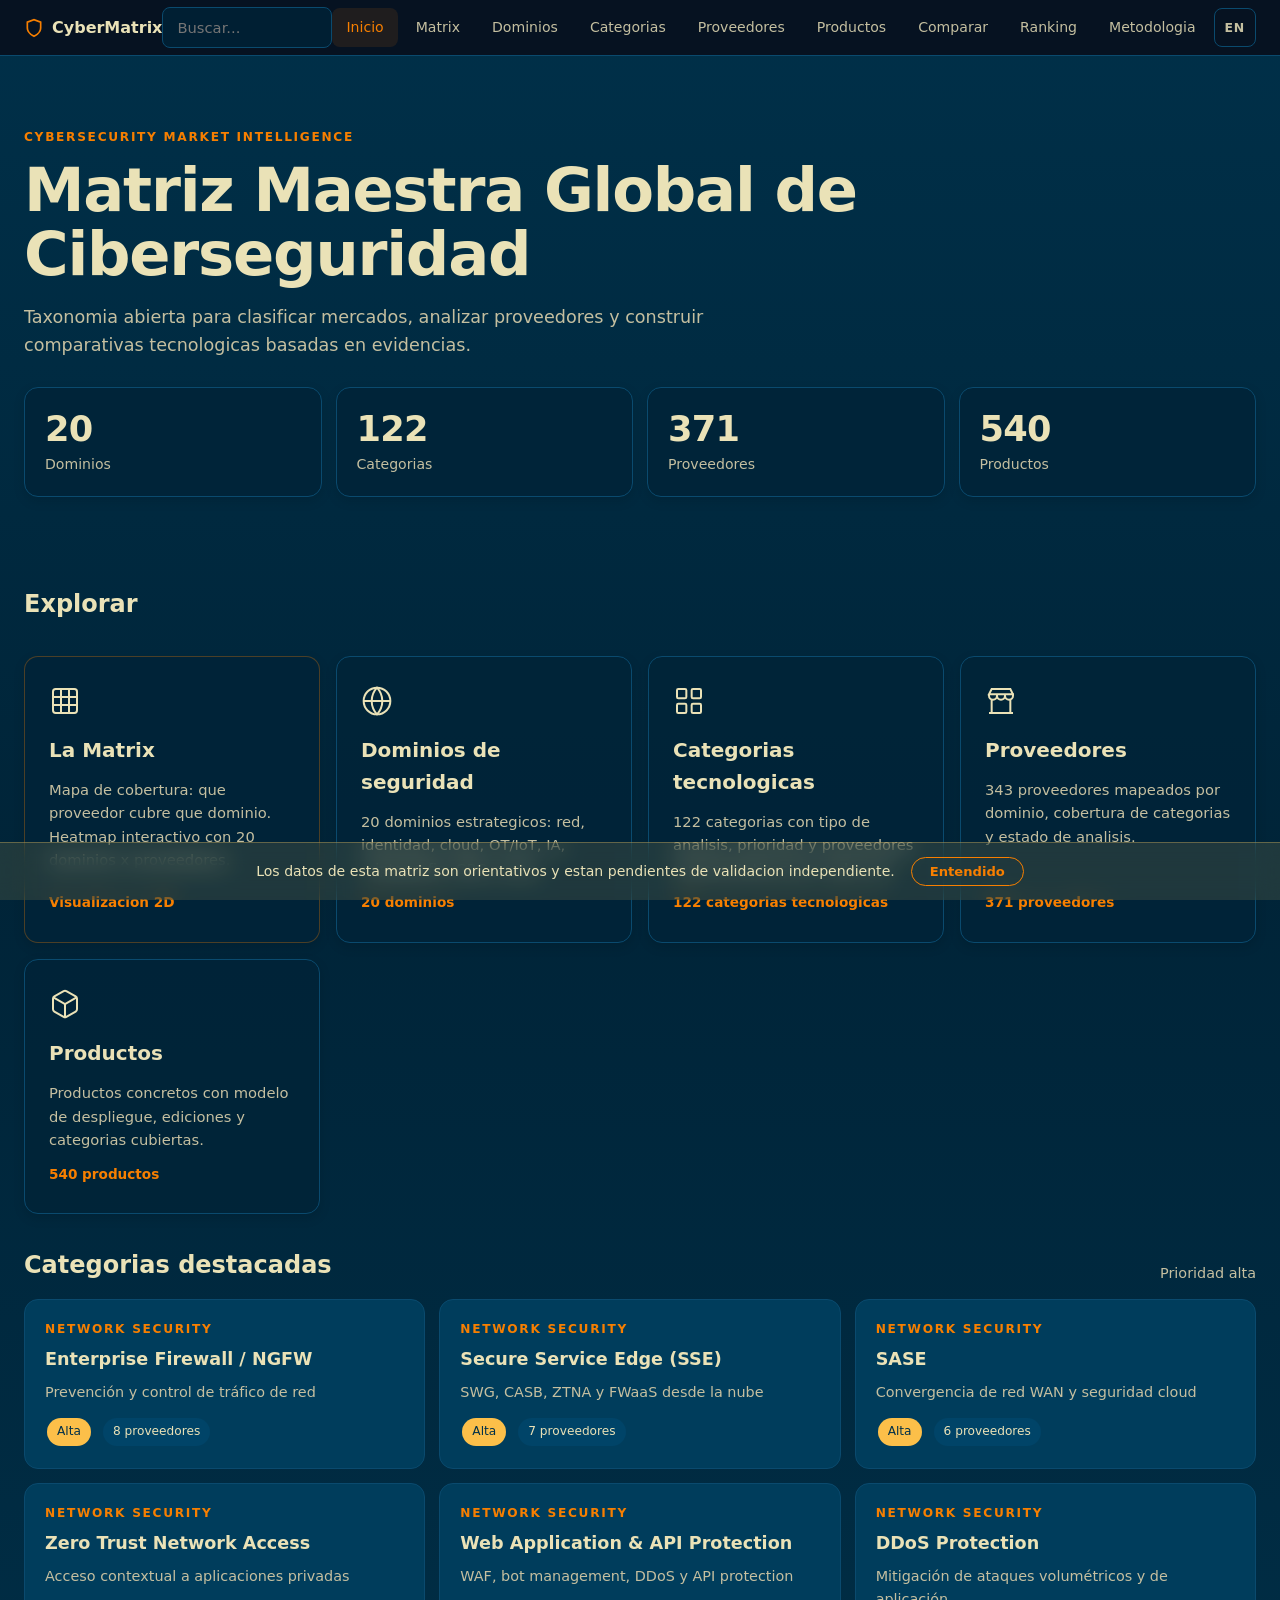
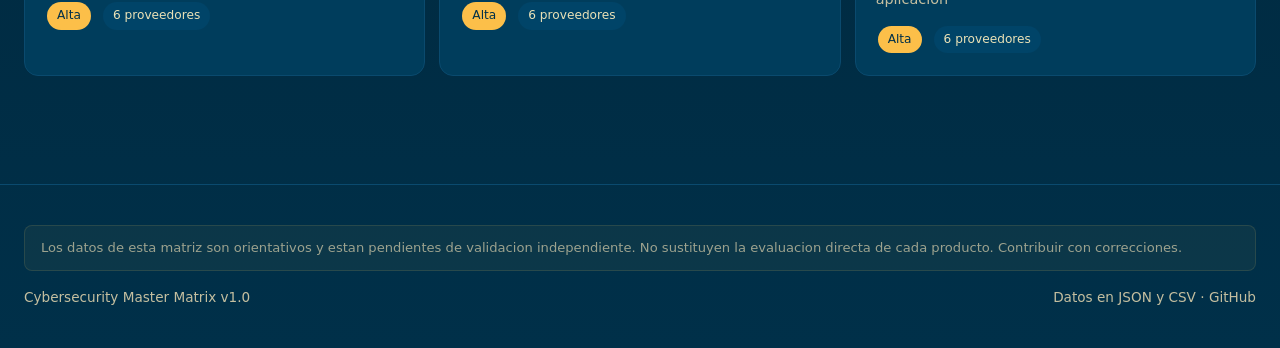
<file: index.html>
<!DOCTYPE html>
<html lang="es">
<head>
  <meta charset="utf-8">
  <meta name="viewport" content="width=device-width, initial-scale=1">
  <meta name="description" content="Taxonomia abierta con 20 dominios, 122 categorias, 343 proveedores y 486 productos de ciberseguridad">
  <link rel="icon" href="favicon.svg" type="image/svg+xml">
  <meta name="theme-color" content="#003049">
  <meta property="og:type" content="website">
  <meta property="og:site_name" content="CyberMatrix">
  <meta property="og:url" content="https://pedri77.github.io/cybersecurity-master-matrix/">
  <meta property="og:title" content="Matriz Maestra Global de Ciberseguridad">
  <meta property="og:description" content="Taxonomia abierta con 20 dominios, 122 categorias, 343 proveedores y 486 productos de ciberseguridad">
  <link rel="canonical" href="https://pedri77.github.io/cybersecurity-master-matrix/">
  <title>Matriz Maestra Global de Ciberseguridad</title>
  <link rel="stylesheet" href="assets/styles.css">
  <script type="application/ld+json">
  {
    "@context": "https://schema.org",
    "@type": "WebSite",
    "name": "CyberMatrix",
    "alternateName": "Matriz Maestra Global de Ciberseguridad",
    "url": "https://pedri77.github.io/cybersecurity-master-matrix/",
    "description": "Taxonomia abierta para clasificar mercados, analizar proveedores y construir comparativas tecnologicas de ciberseguridad basadas en evidencias.",
    "inLanguage": "es"
  }
  </script>
</head>
<body>
  <div id="nav-slot"></div>

  <main class="page-content" id="main-content">
    <div class="container">

      <section class="hero">
        <div class="eyebrow">Cybersecurity Market Intelligence</div>
        <h1>Matriz Maestra Global de Ciberseguridad</h1>
        <p>Taxonomia abierta para clasificar mercados, analizar proveedores y construir comparativas tecnologicas basadas en evidencias.</p>
        <div id="stats" class="stats reveal-stagger">
          <div class="skeleton skeleton-card" style="height:80px"></div>
          <div class="skeleton skeleton-card" style="height:80px"></div>
          <div class="skeleton skeleton-card" style="height:80px"></div>
          <div class="skeleton skeleton-card" style="height:80px"></div>
        </div>
      </section>

      <section>
        <div class="section-header">
          <h2>Explorar</h2>
        </div>
        <div class="entries reveal-stagger">
          <a class="entry-card" href="matrix.html" style="border-color:rgba(247,127,0,0.3);">
            <div class="entry-icon"><svg width="32" height="32" viewBox="0 0 24 24" fill="none" stroke="currentColor" stroke-width="1.5"><rect x="3" y="3" width="18" height="18" rx="2"/><path d="M3 9h18M3 15h18M9 3v18M15 3v18"/></svg></div>
            <h2>La Matrix</h2>
            <p>Mapa de cobertura: que proveedor cubre que dominio. Heatmap interactivo con 20 dominios x proveedores.</p>
            <span class="entry-count" style="color:var(--accent);">Visualizacion 2D</span>
          </a>
          <a class="entry-card" href="domains.html">
            <div class="entry-icon"><svg width="32" height="32" viewBox="0 0 24 24" fill="none" stroke="currentColor" stroke-width="1.5"><circle cx="12" cy="12" r="10"/><path d="M12 2a15 15 0 0 1 4 10 15 15 0 0 1-4 10 15 15 0 0 1-4-10A15 15 0 0 1 12 2z"/><path d="M2 12h20"/></svg></div>
            <h2>Dominios de seguridad</h2>
            <p>20 dominios estrategicos: red, identidad, cloud, OT/IoT, IA, criptografia, GRC y mas.</p>
            <span id="count-domains" class="entry-count"></span>
          </a>
          <a class="entry-card" href="categories.html">
            <div class="entry-icon"><svg width="32" height="32" viewBox="0 0 24 24" fill="none" stroke="currentColor" stroke-width="1.5"><rect x="3" y="3" width="7" height="7" rx="1"/><rect x="14" y="3" width="7" height="7" rx="1"/><rect x="3" y="14" width="7" height="7" rx="1"/><rect x="14" y="14" width="7" height="7" rx="1"/></svg></div>
            <h2>Categorias tecnologicas</h2>
            <p>122 categorias con tipo de analisis, prioridad y proveedores representativos por cada una.</p>
            <span id="count-categories" class="entry-count"></span>
          </a>
          <a class="entry-card" href="providers.html">
            <div class="entry-icon"><svg width="32" height="32" viewBox="0 0 24 24" fill="none" stroke="currentColor" stroke-width="1.5"><path d="M3 21h18M3 7v1a3 3 0 0 0 6 0V7m0 1a3 3 0 0 0 6 0V7m0 1a3 3 0 0 0 6 0V7H3l2-4h14l2 4"/><path d="M5 21V10.9M19 21V10.9"/></svg></div>
            <h2>Proveedores</h2>
            <p>343 proveedores mapeados por dominio, cobertura de categorias y estado de analisis.</p>
            <span id="count-providers" class="entry-count"></span>
          </a>
          <a class="entry-card" href="products.html">
            <div class="entry-icon"><svg width="32" height="32" viewBox="0 0 24 24" fill="none" stroke="currentColor" stroke-width="1.5"><path d="M21 16V8a2 2 0 0 0-1-1.73l-7-4a2 2 0 0 0-2 0l-7 4A2 2 0 0 0 3 8v8a2 2 0 0 0 1 1.73l7 4a2 2 0 0 0 2 0l7-4A2 2 0 0 0 21 16z"/><polyline points="3.27 6.96 12 12.01 20.73 6.96"/><line x1="12" y1="22.08" x2="12" y2="12"/></svg></div>
            <h2>Productos</h2>
            <p>Productos concretos con modelo de despliegue, ediciones y categorias cubiertas.</p>
            <span id="count-products" class="entry-count"></span>
          </a>
        </div>
      </section>

      <section>
        <div class="section-header">
          <h2>Categorias destacadas</h2>
          <span class="result-count">Prioridad alta</span>
        </div>
        <div id="highlights" class="reveal">
          <div class="grid">
            <div class="skeleton skeleton-card"></div>
            <div class="skeleton skeleton-card"></div>
            <div class="skeleton skeleton-card"></div>
            <div class="skeleton skeleton-card"></div>
            <div class="skeleton skeleton-card"></div>
            <div class="skeleton skeleton-card"></div>
          </div>
        </div>
      </section>

    </div>
  </main>

  <div id="footer-slot"></div>

  <script src="assets/data.js"></script>
  <script src="assets/app.js"></script>
</body>
</html>
</file>
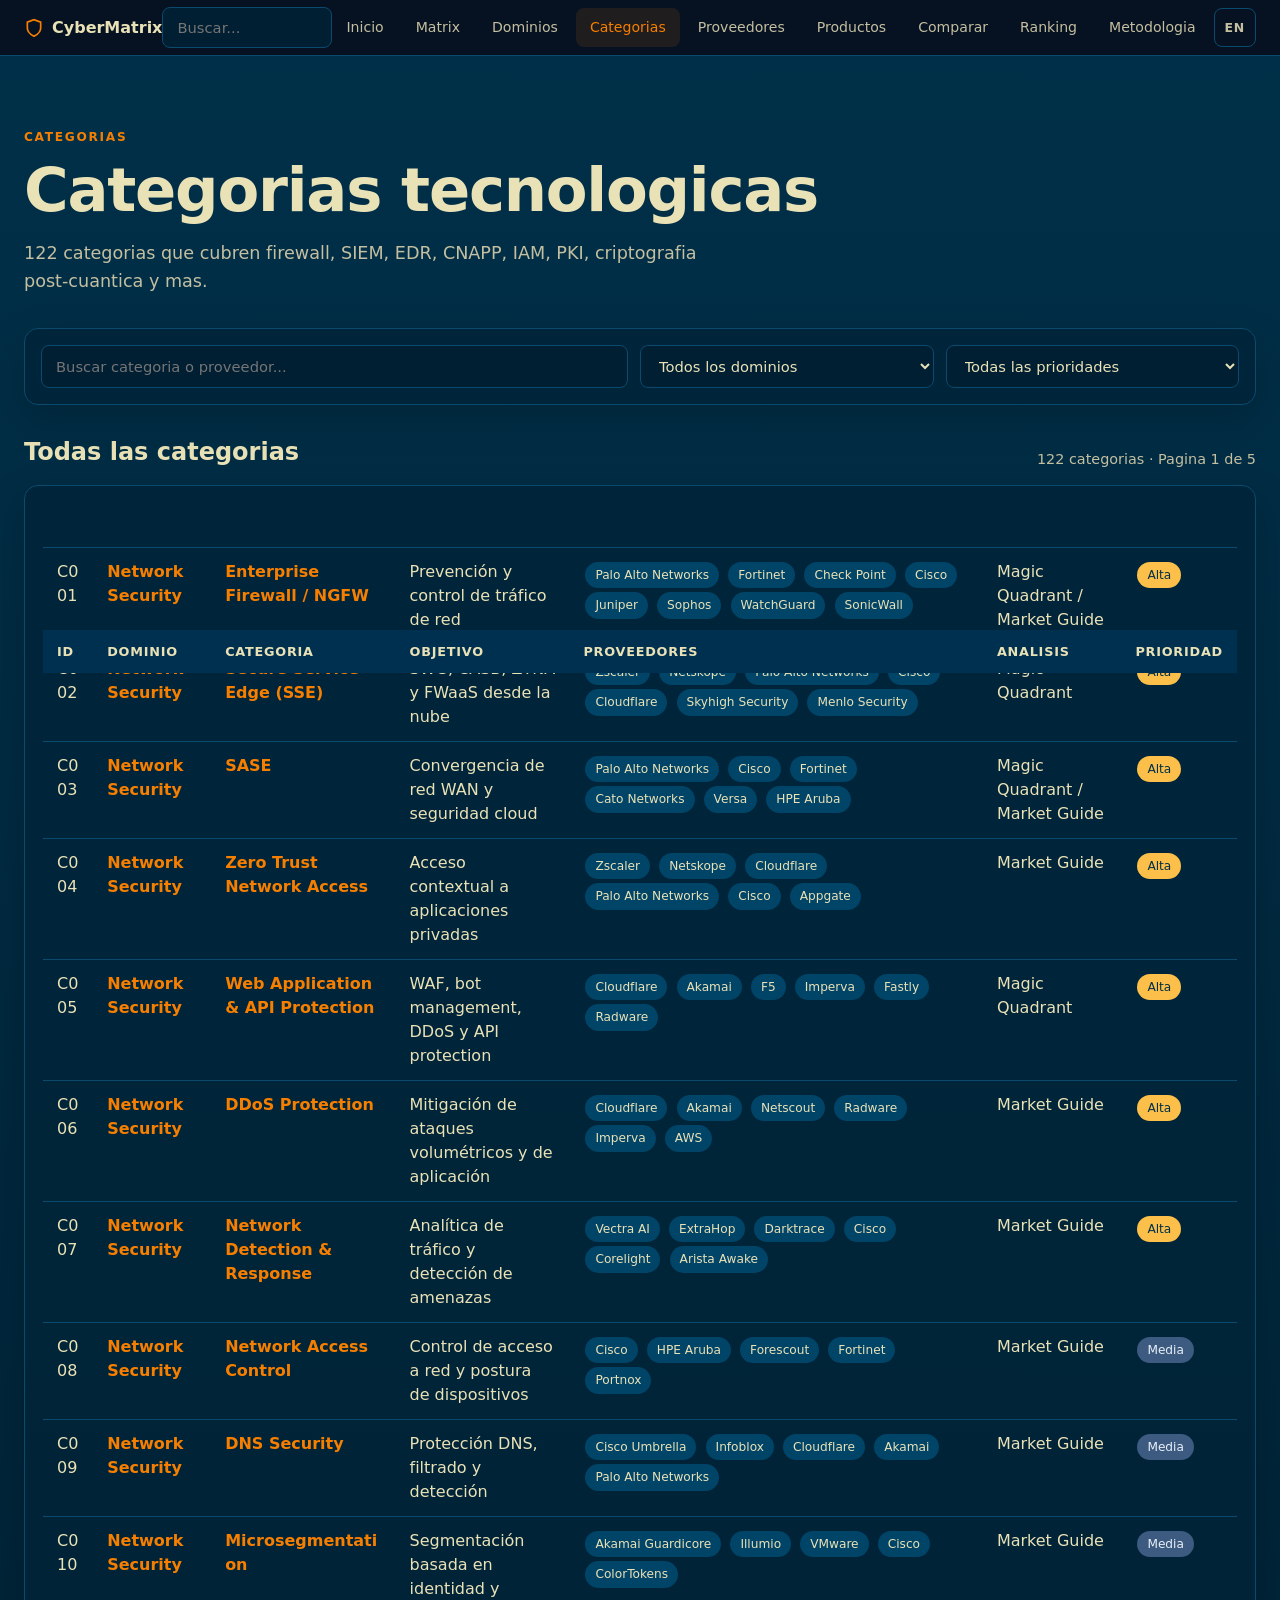
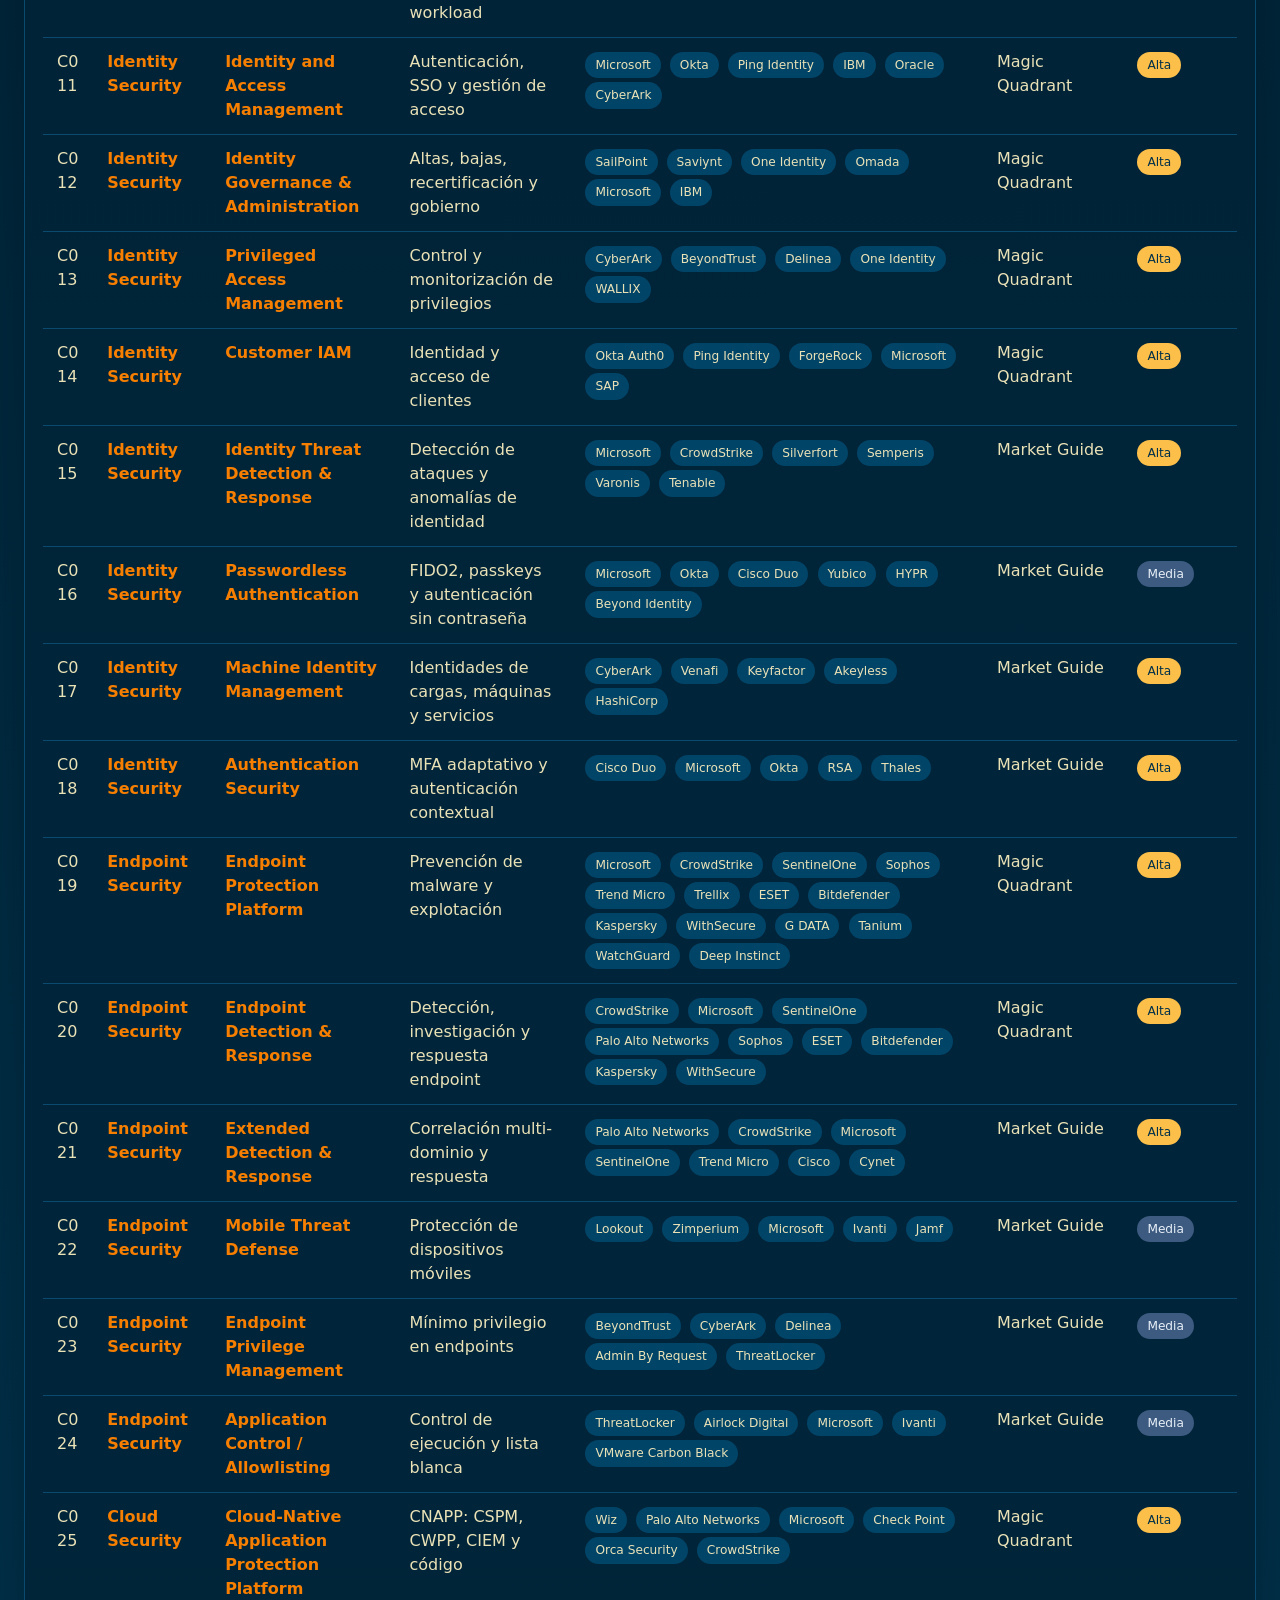
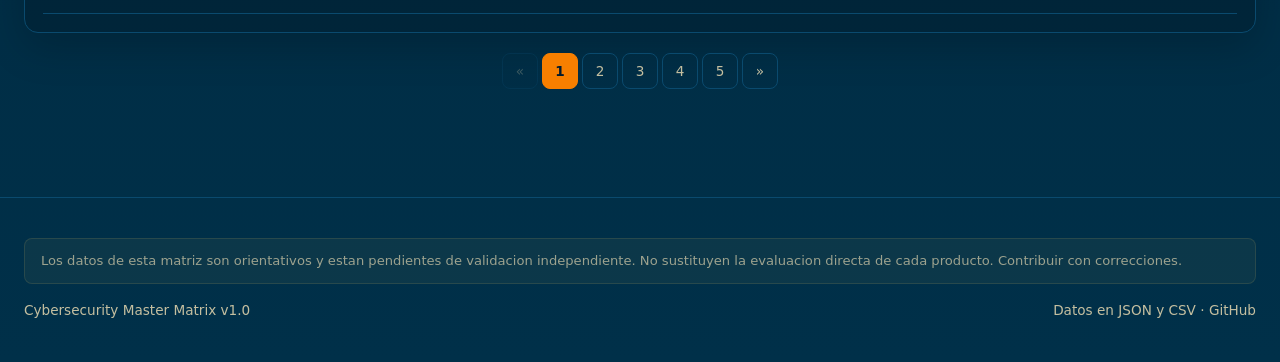
<file: categories.html>
<!DOCTYPE html>
<html lang="es">
<head>
  <meta charset="utf-8">
  <meta name="viewport" content="width=device-width, initial-scale=1">
  <meta name="description" content="122 categorias tecnologicas de ciberseguridad con proveedores y prioridad">
  <link rel="icon" href="favicon.svg" type="image/svg+xml">
  <meta name="theme-color" content="#003049">
  <meta property="og:type" content="website">
  <meta property="og:site_name" content="CyberMatrix">
  <meta property="og:url" content="https://pedri77.github.io/cybersecurity-master-matrix/categories.html">
  <meta property="og:title" content="Categorias tecnologicas — CyberMatrix">
  <meta property="og:description" content="122 categorias tecnologicas de ciberseguridad con proveedores y prioridad">
  <link rel="canonical" href="https://pedri77.github.io/cybersecurity-master-matrix/categories.html">
  <title>Categorias tecnologicas — CyberMatrix</title>
  <link rel="stylesheet" href="assets/styles.css">
</head>
<body>
  <div id="nav-slot"></div>

  <main class="page-content" id="main-content">
    <div class="container">

      <section class="hero">
        <div class="eyebrow">Categorias</div>
        <h1>Categorias tecnologicas</h1>
        <p>122 categorias que cubren firewall, SIEM, EDR, CNAPP, IAM, PKI, criptografia post-cuantica y mas.</p>
      </section>

      <section class="panel toolbar">
        <input id="search" type="search" placeholder="Buscar categoria o proveedor...">
        <select id="domain"></select>
        <select id="priority">
          <option value="">Todas las prioridades</option>
          <option>Alta</option>
          <option>Media</option>
          <option>Baja</option>
        </select>
      </section>

      <div class="section-header">
        <h2>Todas las categorias</h2>
        <span id="resultCount" class="result-count"></span>
      </div>

      <div id="content"></div>

    </div>
  </main>

  <div id="footer-slot"></div>

  <script src="assets/data.js"></script>
  <script>
    async function init() {
      try {
      const db = await loadDB();
      let currentPage = 1;
      document.getElementById('nav-slot').innerHTML = renderNav('categories');
      document.getElementById('footer-slot').innerHTML = renderFooter();

      const searchEl = document.getElementById('search');
      const domainEl = document.getElementById('domain');
      const priorityEl = document.getElementById('priority');

      fillDomainSelect(db, domainEl);

      function render() {
        const q = searchEl.value.toLowerCase().trim();
        const d = domainEl.value;
        const p = priorityEl.value;

        let items = db.categories;
        if (d) items = items.filter(c => c['ID dominio'] === d);
        if (p) items = items.filter(c => c.Prioridad === p);
        if (q) {
          items = items.filter(c => {
            const text = Object.values(c).join(' ').toLowerCase();
            const provs = providersForCategory(db, c['ID categoría']).join(' ').toLowerCase();
            return text.includes(q) || provs.includes(q);
          });
        }

        const paged = paginate(items, currentPage, 25);
        document.getElementById('resultCount').textContent = paged.total + ' categorias · Pagina ' + paged.page + ' de ' + paged.totalPages;

        if (!paged.total) {
          document.getElementById('content').innerHTML =
            '<div class="empty panel">No hay resultados.</div>';
          return;
        }

        document.getElementById('content').innerHTML = `
          <div class="panel categories-table has-sticky-header">
            <div class="table-wrapper">
              <table>
                <thead>
                  <tr>
                    <th>ID</th>
                    <th>Dominio</th>
                    <th>Categoria</th>
                    <th>Objetivo</th>
                    <th>Proveedores</th>
                    <th>Analisis</th>
                    <th>Prioridad</th>
                  </tr>
                </thead>
                <tbody>
                  ${paged.items.map(c => {
                    const provs = providersForCategory(db, c['ID categoría']);
                    return `
                      <tr>
                        <td>${esc(c['ID categoría'])}</td>
                        <td><a href="domain.html#${esc(c['ID dominio'])}">${esc(c.Dominio)}</a></td>
                        <td><a href="category.html#${esc(c['ID categoría'])}"><strong>${esc(c['Categoría tecnológica'])}</strong></a></td>
                        <td>${esc(c.Objetivo)}</td>
                        <td>${provs.map(p =>
                          `<a class="badge" href="provider.html#${slugify(p)}">${esc(p)}</a>`
                        ).join(' ')}</td>
                        <td>${esc(c['Tipo de análisis'])}</td>
                        <td>${priorityBadge(c.Prioridad)}</td>
                      </tr>`;
                  }).join('')}
                </tbody>
              </table>
            </div>
          </div>`
          + renderPagination(paged.page, paged.totalPages, p => { currentPage = p; render(); window.scrollTo({top: 200}); });
      }

      searchEl.addEventListener('input', () => { currentPage = 1; render(); });
      domainEl.addEventListener('change', () => { currentPage = 1; render(); });
      priorityEl.addEventListener('change', () => { currentPage = 1; render(); });
      render();
      } catch (err) {
        console.error('Init error:', err);
        document.getElementById('content')?.classList.remove('loading');
        alert('Error loading data: ' + err.message);
      }
    }
    init();
  </script>
</body>
</html>
</file>
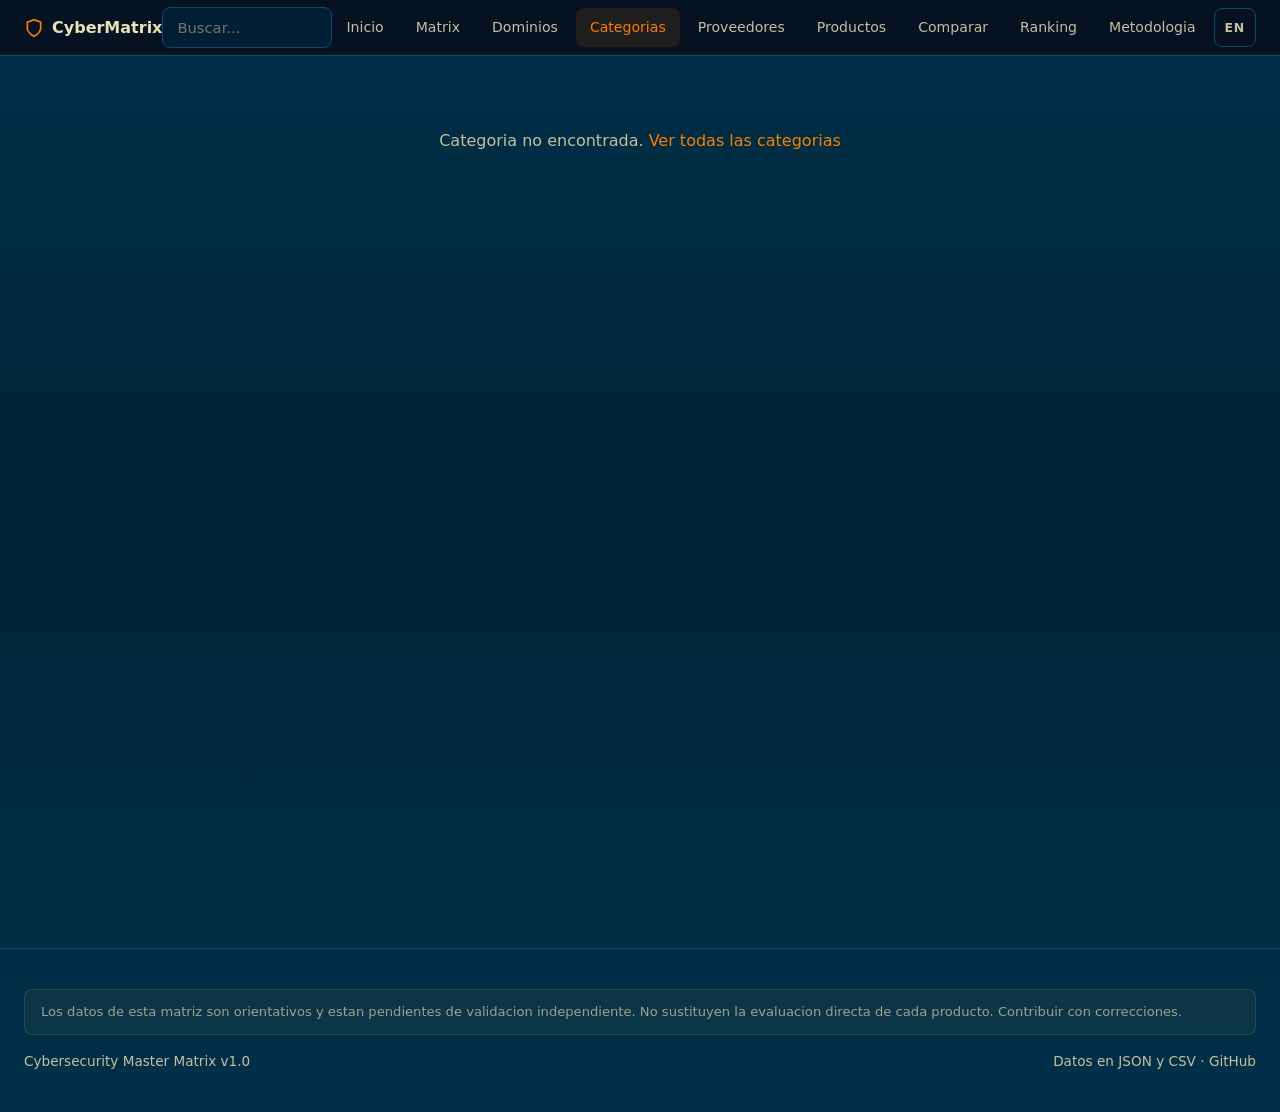
<file: category.html>
<!DOCTYPE html>
<html lang="es">
<head>
  <meta charset="utf-8">
  <meta name="viewport" content="width=device-width, initial-scale=1">
  <meta name="description" content="Ficha de categoria tecnologica de ciberseguridad">
  <link rel="icon" href="favicon.svg" type="image/svg+xml">
  <meta name="theme-color" content="#003049">
  <meta property="og:type" content="website">
  <meta property="og:site_name" content="CyberMatrix">
  <meta property="og:url" content="https://pedri77.github.io/cybersecurity-master-matrix/category.html">
  <meta property="og:title" content="Categoria — CyberMatrix">
  <meta property="og:description" content="Ficha de categoria tecnologica de ciberseguridad">
  <link rel="canonical" href="https://pedri77.github.io/cybersecurity-master-matrix/category.html">
  <title>Categoria — CyberMatrix</title>
  <link rel="stylesheet" href="assets/styles.css">
</head>
<body>
  <div id="nav-slot"></div>

  <main class="page-content" id="main-content">
    <div class="container">
      <div id="content" class="loading">Cargando...</div>
    </div>
  </main>

  <div id="footer-slot"></div>

  <script src="assets/data.js"></script>
  <script>
    async function init() {
      try {
      const db = await loadDB();
      document.getElementById('nav-slot').innerHTML = renderNav('categories');
      document.getElementById('footer-slot').innerHTML = renderFooter();

      const el = document.getElementById('content');
      el.classList.remove('loading');

      const id = location.hash.slice(1);
      const cat = findCategory(db, id);

      if (!cat) {
        el.innerHTML =
          '<div class="empty">Categoria no encontrada. <a href="categories.html">Ver todas las categorias</a></div>';
        return;
      }

      document.title = `${cat['Categoría tecnológica']} — CyberMatrix`;

      const domain = findDomain(db, cat['ID dominio']);
      const providers = providersForCategory(db, id);

      // Find related categories in same domain (excluding self)
      const related = categoriesForDomain(db, cat['ID dominio'])
        .filter(c => c['ID categoría'] !== id)
        .slice(0, 8);

      // Get validation info from map
      const mapEntries = db.map.filter(m => m['ID categoría'] === id);

      // Build products HTML separately
      const prods = productsForCategory(db, id);
      let productsHtml = '';
      if (prods.length) {
        const prodRows = prods.map(p =>
          '<tr>' +
          '<td><a href="product.html#' + productSlug(p) + '">' + esc(p.Producto) + '</a></td>' +
          '<td><a href="provider.html#' + slugify(p.Proveedor) + '">' + esc(p.Proveedor) + '</a></td>' +
          '<td>' + deployBadge(p.Despliegue) + '</td>' +
          '<td style="color: var(--text-secondary); font-size: 0.85rem;">' + esc(p.Ediciones) + '</td>' +
          '</tr>'
        ).join('');

        productsHtml = '<div class="detail-section">' +
          '<h2>Productos en esta categoria (' + prods.length + ')</h2>' +
          '<div class="panel"><div class="table-wrapper"><table>' +
          '<thead><tr><th>Producto</th><th>Proveedor</th><th>Despliegue</th><th>Ediciones</th></tr></thead>' +
          '<tbody>' + prodRows + '</tbody></table></div></div></div>';
      }

      el.innerHTML = `
        ${renderBreadcrumbs([
          { href: 'index.html', label: 'Inicio' },
          { href: 'categories.html', label: 'Categorias' },
          { href: 'domain.html#' + cat['ID dominio'], label: domain ? domain.Dominio : cat.Dominio },
          { label: cat['Categoría tecnológica'] }
        ])}

        <div class="detail-header">
          <div class="eyebrow">${esc(id)} · ${esc(cat.Dominio)}</div>
          <h1>${esc(cat['Categoría tecnológica'])}</h1>
          <p class="subtitle">${esc(cat.Objetivo)}</p>
        </div>

        <div class="detail-layout">
          <!-- Main: providers table + related -->
          <div class="detail-main">
            <div class="detail-section">
              <h2>Proveedores representativos</h2>
              ${providers.length ? `
                <div class="panel">
                  <div class="table-wrapper">
                    <table>
                      <thead>
                        <tr>
                          <th>Proveedor</th>
                          <th>Dominios</th>
                          <th>Categorias</th>
                          <th>Estado</th>
                        </tr>
                      </thead>
                      <tbody>
                        ${providers.map(pName => {
                          const prov = findProviderByName(db, pName);
                          return `
                            <tr>
                              <td><a href="provider.html#${slugify(pName)}">${esc(pName)}</a></td>
                              <td>${prov ? prov['N.º dominios'] : '—'}</td>
                              <td>${prov ? prov['N.º categorías'] : '—'}</td>
                              <td><span class="badge">${prov ? esc(prov['Estado análisis']) : 'Pendiente'}</span></td>
                            </tr>`;
                        }).join('')}
                      </tbody>
                    </table>
                  </div>
                </div>
              ` : '<div class="empty panel">Sin proveedores asignados.</div>'}
            </div>

            ${productsHtml}

            ${related.length ? `
              <div class="detail-section">
                <h2>Categorias relacionadas en ${esc(domain ? domain.Dominio : cat.Dominio)}</h2>
                <div class="category-list">
                  ${related.map(c => `
                    <a class="category-item" href="category.html#${esc(c['ID categoría'])}">
                      <div class="cat-top">
                        <span class="cat-name">${esc(c['Categoría tecnológica'])}</span>
                        ${priorityBadge(c.Prioridad)}
                      </div>
                    </a>
                  `).join('')}
                </div>
              </div>
            ` : ''}
          </div>

          <!-- Sidebar -->
          <aside class="detail-sidebar">
            <div class="sidebar-card">
              <h3>Resumen</h3>
              <div class="sidebar-stats">
                <div class="sidebar-stat">
                  <strong>${productsForCategory(db, id).length}</strong>
                  <span>Productos</span>
                </div>
                <div class="sidebar-stat">
                  <strong>${related.length}</strong>
                  <span>Relacionadas</span>
                </div>
              </div>
              <div class="sidebar-row">
                <span>Dominio</span>
                <a href="domain.html#${esc(cat['ID dominio'])}">${esc(cat.Dominio)}</a>
              </div>
              <div class="sidebar-row">
                <span>Prioridad</span>
                ${priorityBadge(cat.Prioridad)}
              </div>
              <div class="sidebar-row">
                <span>Analisis</span>
                <span class="badge">${esc(cat['Tipo de análisis'])}</span>
              </div>
            </div>
          </aside>
        </div>
      `;
      } catch (err) {
        const el = document.getElementById('content');
        if (el) { el.classList.remove('loading'); el.innerHTML = '<div class="empty">Error: ' + err.message + '</div>'; }
        console.error(err);
      }
    }

    init();
    window.addEventListener('hashchange', init);
  </script>
</body>
</html>
</file>
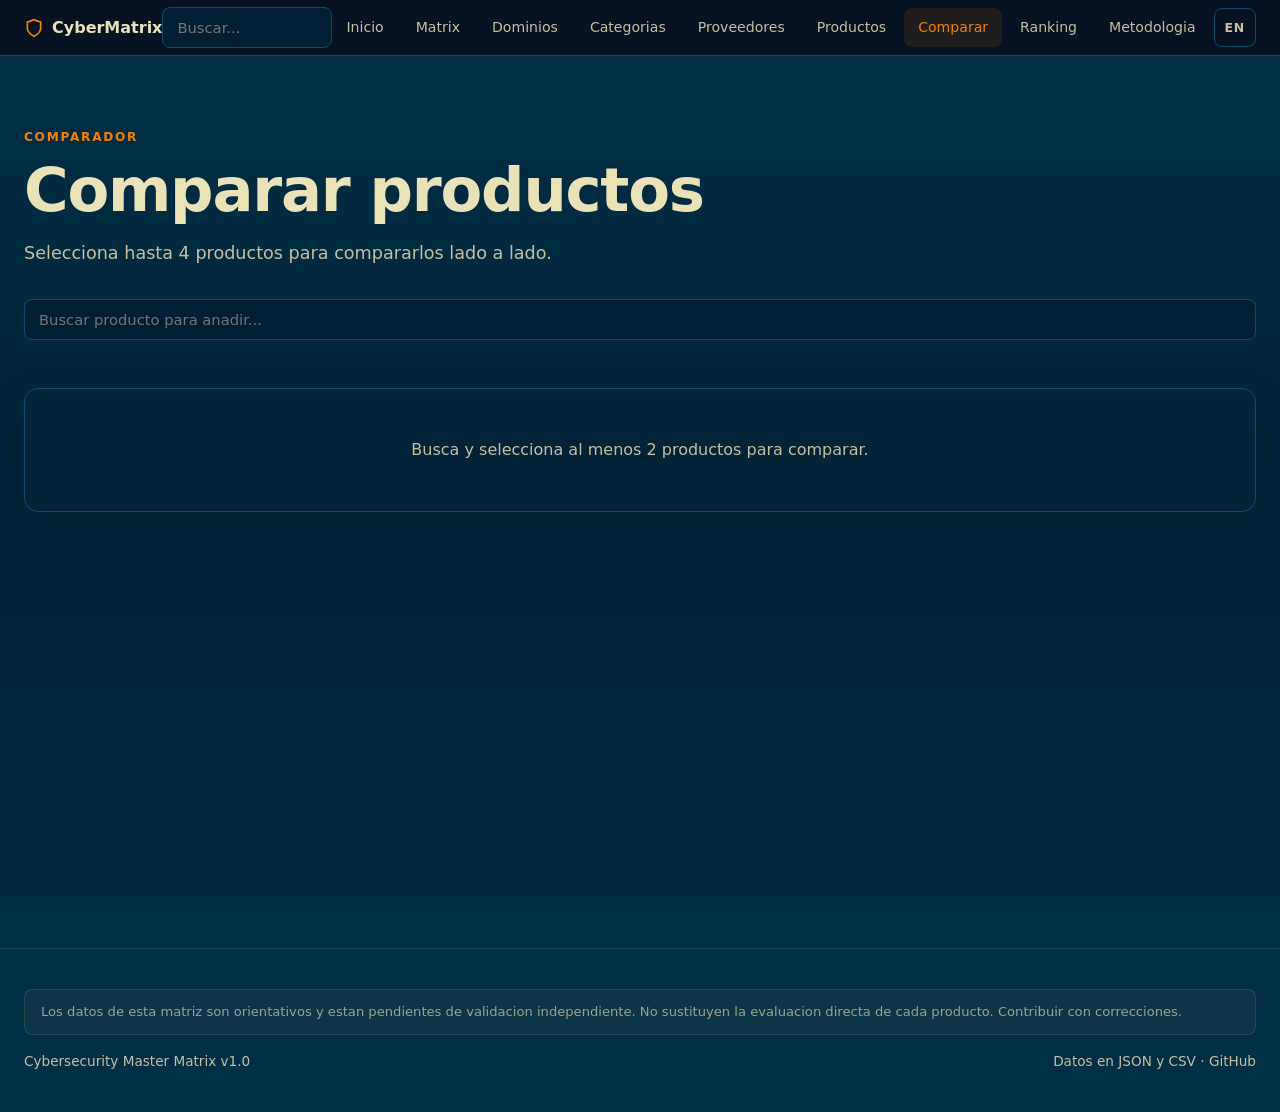
<file: compare.html>
<!DOCTYPE html>
<html lang="es">
<head>
  <meta charset="utf-8">
  <meta name="viewport" content="width=device-width, initial-scale=1">
  <meta name="description" content="Compara productos de ciberseguridad lado a lado">
  <link rel="icon" href="favicon.svg" type="image/svg+xml">
  <meta name="theme-color" content="#003049">
  <meta property="og:type" content="website">
  <meta property="og:site_name" content="CyberMatrix">
  <meta property="og:url" content="https://pedri77.github.io/cybersecurity-master-matrix/compare.html">
  <meta property="og:title" content="Comparador — CyberMatrix">
  <meta property="og:description" content="Compara productos de ciberseguridad lado a lado">
  <link rel="canonical" href="https://pedri77.github.io/cybersecurity-master-matrix/compare.html">
  <title>Comparador — CyberMatrix</title>
  <link rel="stylesheet" href="assets/styles.css">
</head>
<body>
  <div id="nav-slot"></div>

  <main class="page-content" id="main-content">
    <div class="container">

      <section class="hero">
        <div class="eyebrow">Comparador</div>
        <h1>Comparar productos</h1>
        <p>Selecciona hasta 4 productos para compararlos lado a lado.</p>
      </section>

      <div class="search-wrapper" id="search-wrapper">
        <div class="compare-selector">
          <input id="search" type="search" placeholder="Buscar producto para anadir..." autocomplete="off">
          <button class="btn" onclick="exportComparison()" id="btn-export" style="display:none">Exportar CSV</button>
          <button class="btn btn-danger" id="btn-clear" style="display:none">Limpiar</button>
          <button class="btn" id="btn-copy" style="display:none" onclick="copyToClipboard(location.href, this)">Copiar enlace</button>
        </div>
        <div id="search-results" class="compare-search-results" style="display:none"></div>
      </div>

      <div id="selected" class="compare-selected"></div>

      <div id="comparison"></div>

    </div>
  </main>

  <div id="footer-slot"></div>

  <script src="assets/data.js"></script>
  <script src="assets/compare.js"></script>
</body>
</html>
</file>
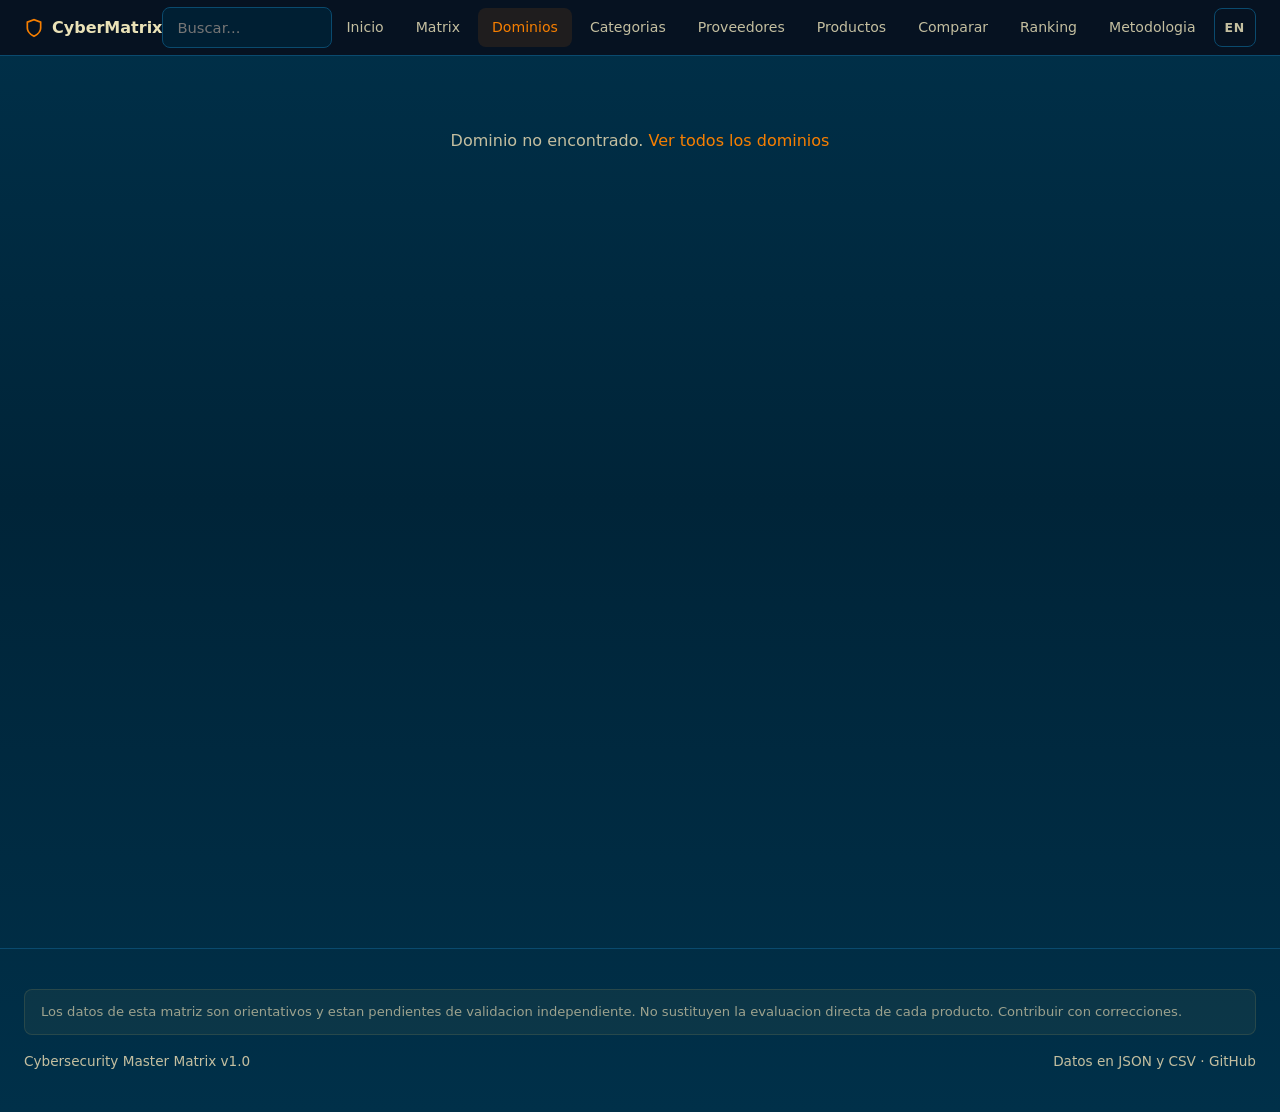
<file: domain.html>
<!DOCTYPE html>
<html lang="es">
<head>
  <meta charset="utf-8">
  <meta name="viewport" content="width=device-width, initial-scale=1">
  <meta name="description" content="Ficha de dominio de ciberseguridad">
  <link rel="icon" href="favicon.svg" type="image/svg+xml">
  <meta name="theme-color" content="#003049">
  <meta property="og:type" content="website">
  <meta property="og:site_name" content="CyberMatrix">
  <meta property="og:url" content="https://pedri77.github.io/cybersecurity-master-matrix/domain.html">
  <meta property="og:title" content="Dominio — CyberMatrix">
  <meta property="og:description" content="Ficha de dominio de ciberseguridad">
  <link rel="canonical" href="https://pedri77.github.io/cybersecurity-master-matrix/domain.html">
  <title>Dominio — CyberMatrix</title>
  <link rel="stylesheet" href="assets/styles.css">
</head>
<body>
  <div id="nav-slot"></div>

  <main class="page-content" id="main-content">
    <div class="container">
      <div id="content" class="loading">Cargando...</div>
    </div>
  </main>

  <div id="footer-slot"></div>

  <script src="assets/data.js"></script>
  <script>
    async function init() {
      try {
      const db = await loadDB();
      document.getElementById('nav-slot').innerHTML = renderNav('domains');
      document.getElementById('footer-slot').innerHTML = renderFooter();

      const el = document.getElementById('content');
      el.classList.remove('loading');

      const id = location.hash.slice(1);
      const domain = findDomain(db, id);

      if (!domain) {
        el.innerHTML =
          '<div class="empty">Dominio no encontrado. <a href="domains.html">Ver todos los dominios</a></div>';
        return;
      }

      document.title = `${domain.Dominio} — CyberMatrix`;

      const cats = categoriesForDomain(db, id);

      // Collect unique providers for this domain
      const providerSet = new Set();
      cats.forEach(c => {
        providersForCategory(db, c['ID categoría']).forEach(p => providerSet.add(p));
      });
      const providerList = [...providerSet].sort();

      // Count by priority
      const highCount = cats.filter(c => c.Prioridad === 'Alta').length;
      const medCount = cats.filter(c => c.Prioridad === 'Media').length;
      const lowCount = cats.filter(c => c.Prioridad === 'Baja').length;

      el.innerHTML = `
        ${renderBreadcrumbs([
          { href: 'index.html', label: 'Inicio' },
          { href: 'domains.html', label: 'Dominios' },
          { label: domain.Dominio }
        ])}

        <div class="detail-header">
          <div class="eyebrow">${esc(id)}</div>
          <h1>${esc(domain.Dominio)}</h1>
          <p class="subtitle">${esc(domain.Alcance)}</p>
        </div>

        <div class="detail-layout">
          <!-- Main: categories table -->
          <div class="detail-main">
            <div class="detail-section">
              <h2>Categorias tecnologicas</h2>
              <div class="panel">
                <div class="table-wrapper">
                  <table>
                    <thead>
                      <tr>
                        <th>Categoria</th>
                        <th>Objetivo</th>
                        <th>Analisis</th>
                        <th>Prioridad</th>
                        <th>Proveedores</th>
                      </tr>
                    </thead>
                    <tbody>
                      ${cats.map(c => {
                        const provs = providersForCategory(db, c['ID categoría']);
                        return `
                          <tr>
                            <td><a href="category.html#${esc(c['ID categoría'])}">${esc(c['Categoría tecnológica'])}</a></td>
                            <td style="color: var(--text-secondary); font-size: 0.88rem;">${esc(c.Objetivo)}</td>
                            <td><span class="badge">${esc(c['Tipo de análisis'])}</span></td>
                            <td>${priorityBadge(c.Prioridad)}</td>
                            <td>${provs.slice(0, 3).map(p =>
                              `<a class="badge" href="provider.html#${slugify(p)}">${esc(p)}</a>`
                            ).join(' ')}${provs.length > 3 ? ` <span class="badge">+${provs.length - 3}</span>` : ''}</td>
                          </tr>`;
                      }).join('')}
                    </tbody>
                  </table>
                </div>
              </div>
            </div>
          </div>

          <!-- Sidebar -->
          <aside class="detail-sidebar">
            <div class="sidebar-card">
              <h3>Resumen</h3>
              <div class="sidebar-stats">
                <div class="sidebar-stat">
                  <strong>${cats.length}</strong>
                  <span>Categorias</span>
                </div>
                <div class="sidebar-stat">
                  <strong>${providerList.length}</strong>
                  <span>Proveedores</span>
                </div>
              </div>
              <div class="sidebar-row">
                <span>Madurez</span>
                ${maturityBadge(domain.Madurez)}
              </div>
              <div class="sidebar-row">
                <span>Prioridad alta</span>
                <strong>${highCount}</strong>
              </div>
              <div class="sidebar-row">
                <span>Prioridad media</span>
                <strong>${medCount}</strong>
              </div>
              ${lowCount ? `<div class="sidebar-row">
                <span>Prioridad baja</span>
                <strong>${lowCount}</strong>
              </div>` : ''}
            </div>

            <div class="sidebar-card">
              <h3>Proveedores (${providerList.length})</h3>
              <div class="provider-chips">
                ${providerList.map(p =>
                  `<a class="provider-chip" href="provider.html#${slugify(p)}">${esc(p)}</a>`
                ).join('')}
              </div>
            </div>
          </aside>
        </div>
      `;
      } catch (err) {
        const el = document.getElementById('content');
        if (el) { el.classList.remove('loading'); el.innerHTML = '<div class="empty">Error: ' + err.message + '</div>'; }
        console.error(err);
      }
    }

    init();
    window.addEventListener('hashchange', init);
  </script>
</body>
</html>
</file>
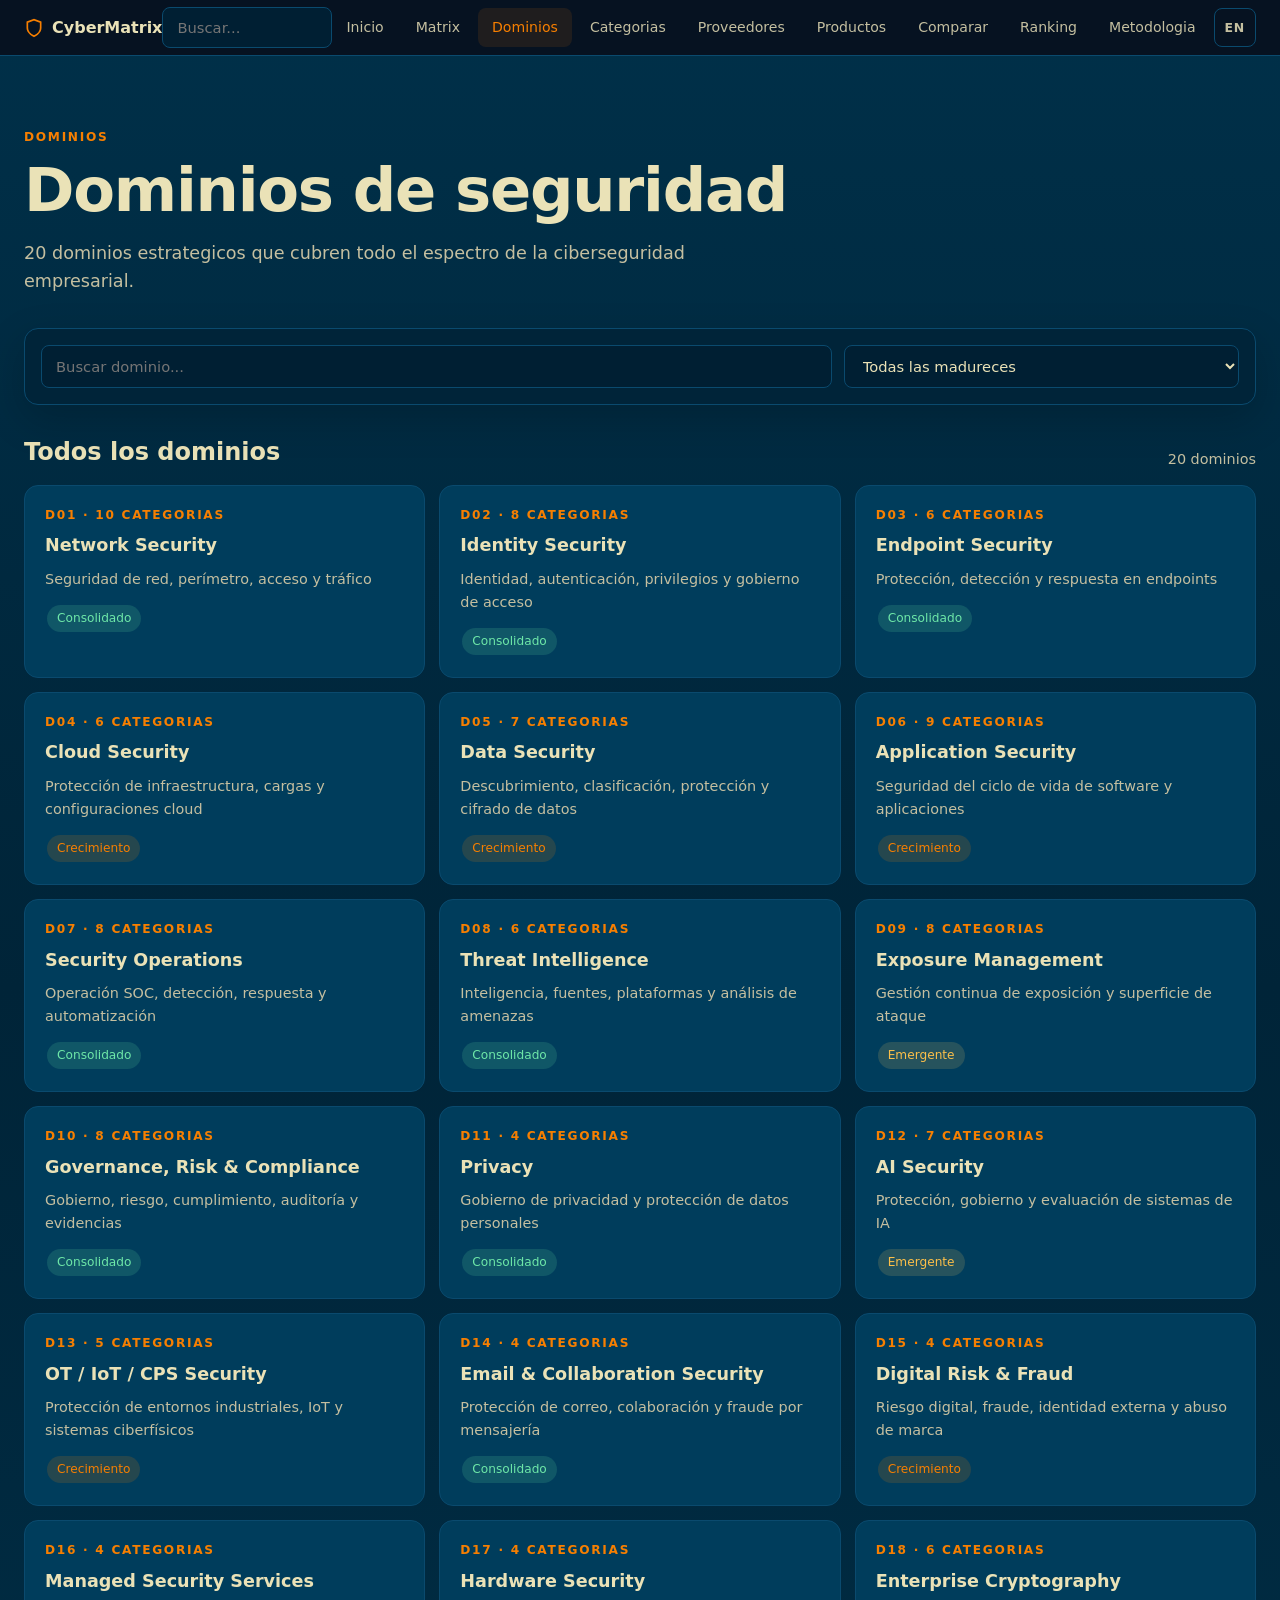
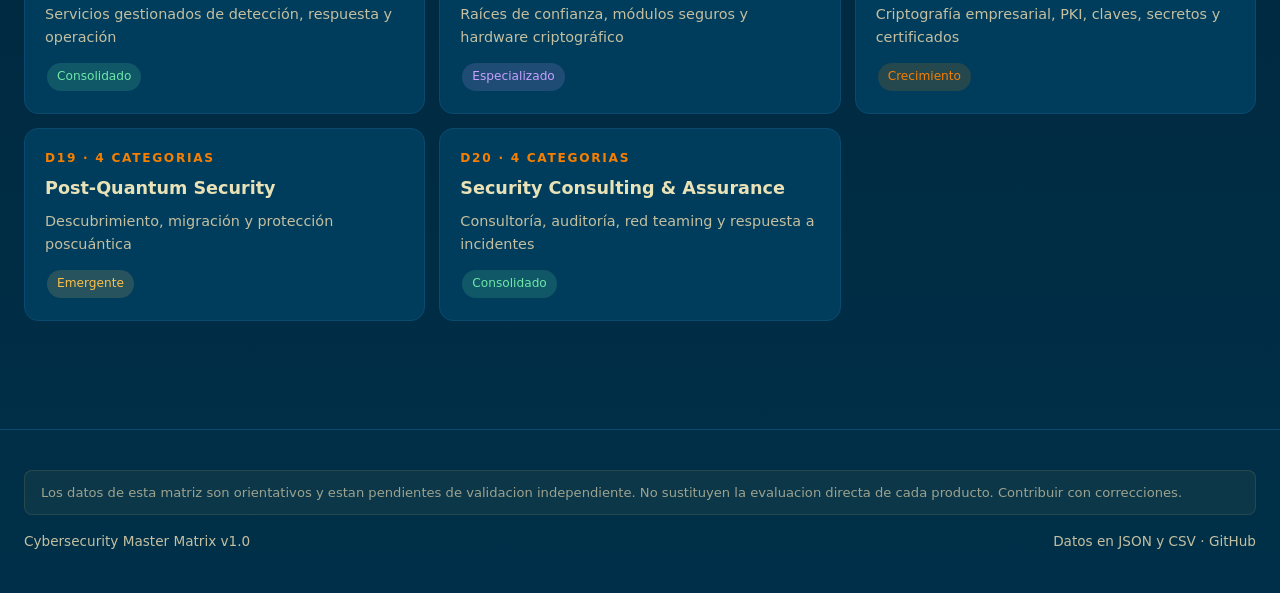
<file: domains.html>
<!DOCTYPE html>
<html lang="es">
<head>
  <meta charset="utf-8">
  <meta name="viewport" content="width=device-width, initial-scale=1">
  <meta name="description" content="20 dominios estrategicos de ciberseguridad empresarial">
  <link rel="icon" href="favicon.svg" type="image/svg+xml">
  <meta name="theme-color" content="#003049">
  <meta property="og:type" content="website">
  <meta property="og:site_name" content="CyberMatrix">
  <meta property="og:url" content="https://pedri77.github.io/cybersecurity-master-matrix/domains.html">
  <meta property="og:title" content="Dominios de seguridad — CyberMatrix">
  <meta property="og:description" content="20 dominios estrategicos de ciberseguridad empresarial">
  <link rel="canonical" href="https://pedri77.github.io/cybersecurity-master-matrix/domains.html">
  <title>Dominios de seguridad — CyberMatrix</title>
  <link rel="stylesheet" href="assets/styles.css">
</head>
<body>
  <div id="nav-slot"></div>

  <main class="page-content" id="main-content">
    <div class="container">

      <section class="hero">
        <div class="eyebrow">Dominios</div>
        <h1>Dominios de seguridad</h1>
        <p>20 dominios estrategicos que cubren todo el espectro de la ciberseguridad empresarial.</p>
      </section>

      <section class="panel toolbar two-col">
        <input id="search" type="search" placeholder="Buscar dominio...">
        <select id="maturity">
          <option value="">Todas las madureces</option>
          <option>Consolidado</option>
          <option>Crecimiento</option>
          <option>Emergente</option>
          <option>Especializado</option>
        </select>
      </section>

      <div class="section-header">
        <h2>Todos los dominios</h2>
        <span id="resultCount" class="result-count"></span>
      </div>

      <div id="content" class="grid"></div>

    </div>
  </main>

  <div id="footer-slot"></div>

  <script src="assets/data.js"></script>
  <script>
    async function init() {
      try {
      const db = await loadDB();
      document.getElementById('nav-slot').innerHTML = renderNav('domains');
      document.getElementById('footer-slot').innerHTML = renderFooter();

      const searchEl = document.getElementById('search');
      const maturityEl = document.getElementById('maturity');

      function render() {
        const q = searchEl.value.toLowerCase().trim();
        const m = maturityEl.value;

        let items = db.domains;
        if (m) items = items.filter(d => d.Madurez === m);
        if (q) items = items.filter(d =>
          (d.Dominio + ' ' + d.Alcance + ' ' + d.ID).toLowerCase().includes(q)
        );

        document.getElementById('resultCount').textContent = `${items.length} dominios`;
        document.getElementById('content').innerHTML = items.length
          ? items.map(d => {
              const catCount = categoriesForDomain(db, d.ID).length;
              return `
                <a class="card" href="domain.html#${esc(d.ID)}">
                  <div class="eyebrow">${esc(d.ID)} · ${catCount} categorias</div>
                  <h3>${esc(d.Dominio)}</h3>
                  <p>${esc(d.Alcance)}</p>
                  <div class="card-meta">
                    ${maturityBadge(d.Madurez)}
                  </div>
                </a>`;
            }).join('')
          : '<div class="empty">No hay resultados.</div>';
      }

      searchEl.addEventListener('input', render);
      maturityEl.addEventListener('change', render);
      render();
      } catch (err) {
        console.error('Init error:', err);
        document.getElementById('content')?.classList.remove('loading');
        alert('Error loading data: ' + err.message);
      }
    }
    init();
  </script>
</body>
</html>
</file>
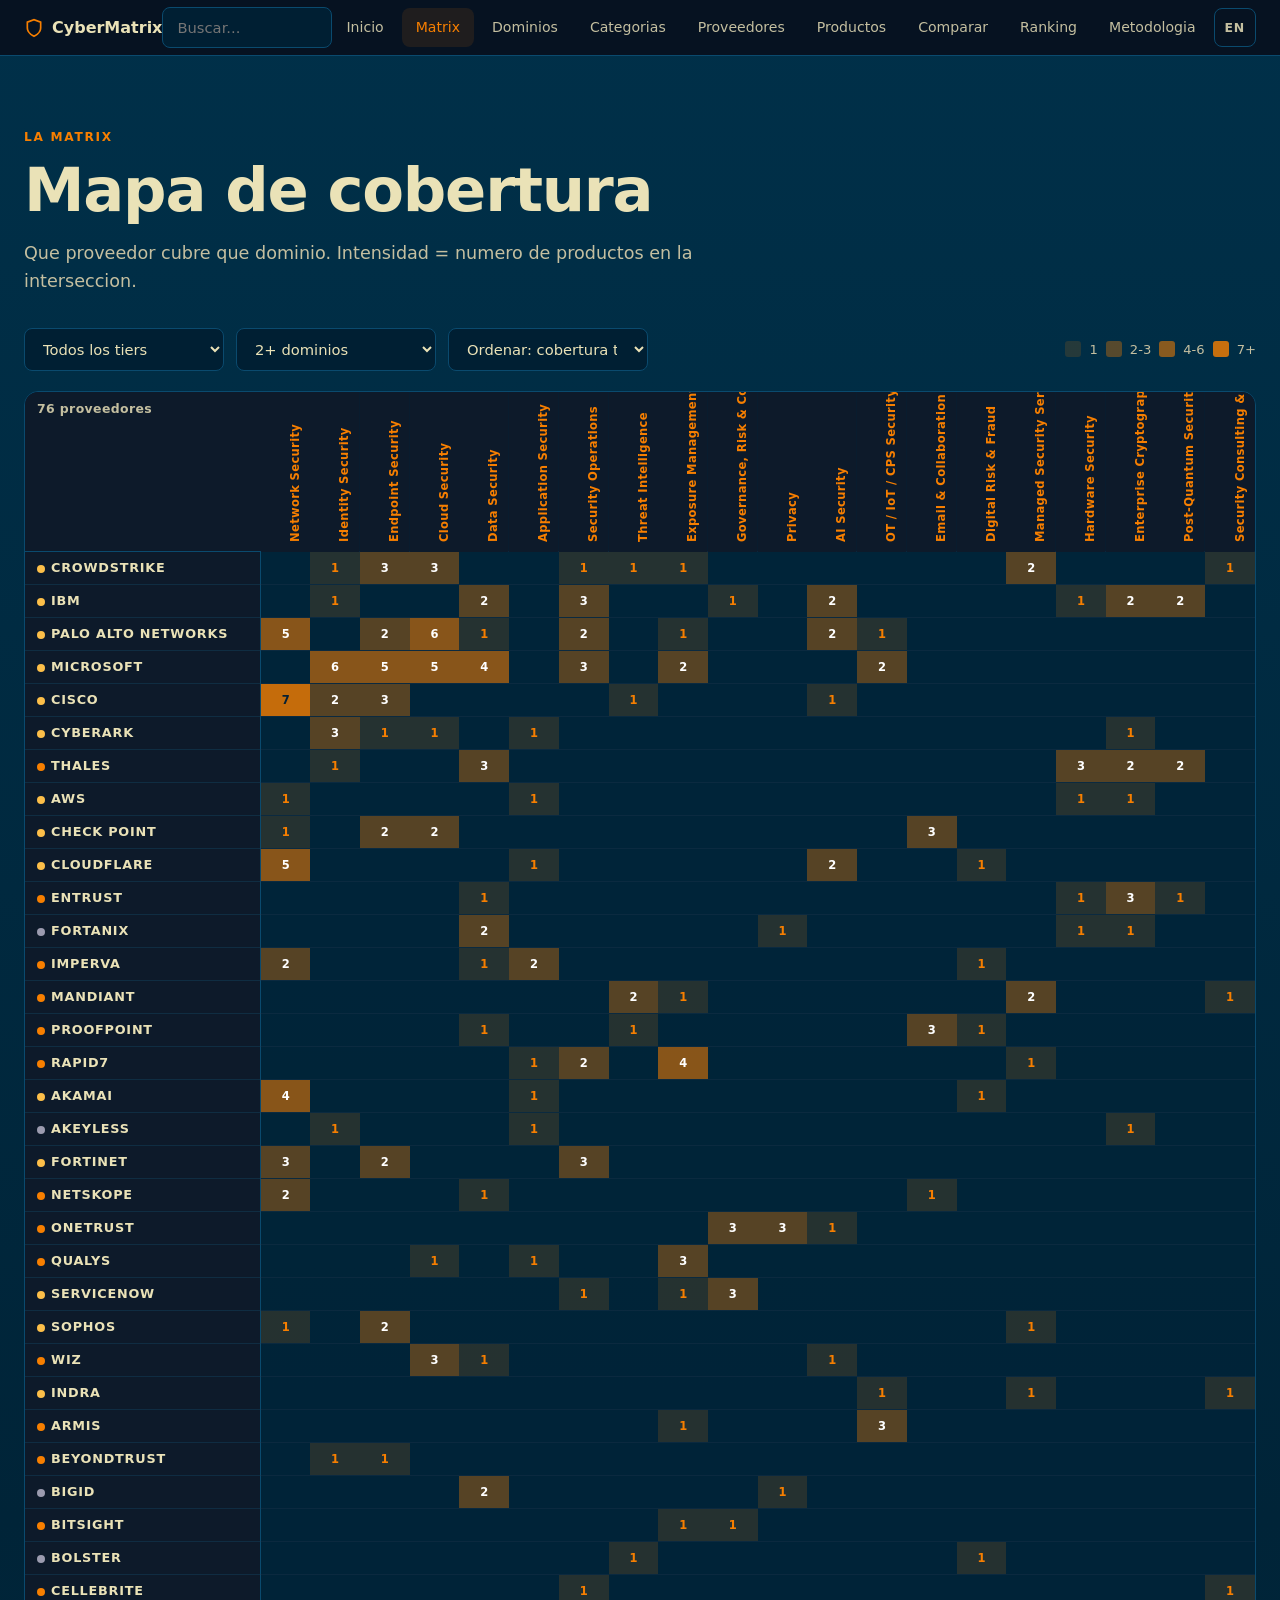
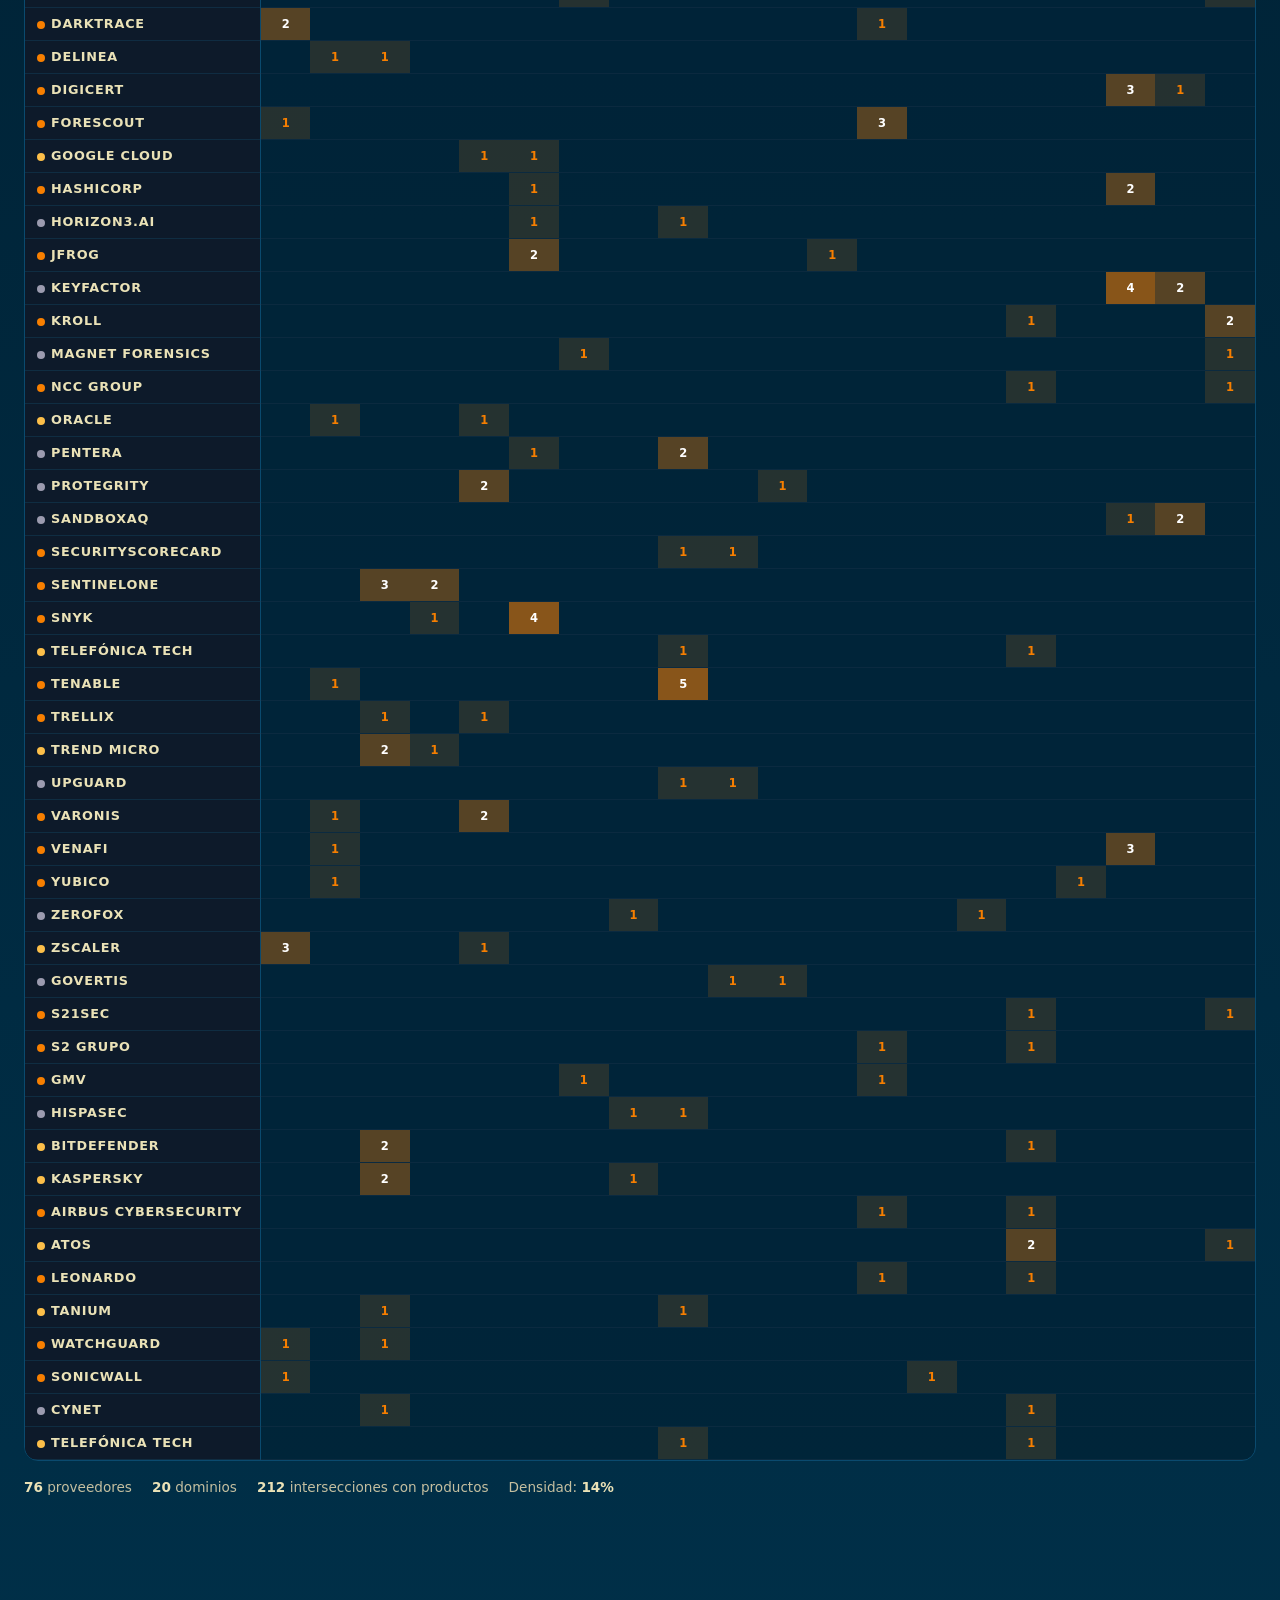
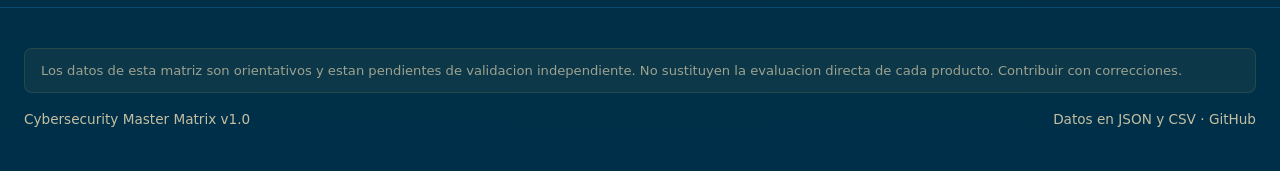
<file: matrix.html>
<!DOCTYPE html>
<html lang="es">
<head>
  <meta charset="utf-8">
  <meta name="viewport" content="width=device-width, initial-scale=1">
  <meta name="description" content="Mapa de cobertura de ciberseguridad: proveedores x dominios. Visualizacion heatmap interactiva.">
  <link rel="icon" href="favicon.svg" type="image/svg+xml">
  <meta name="theme-color" content="#003049">
  <meta property="og:type" content="website">
  <meta property="og:site_name" content="CyberMatrix">
  <meta property="og:url" content="https://pedri77.github.io/cybersecurity-master-matrix/matrix.html">
  <meta property="og:title" content="La Matrix — CyberMatrix">
  <meta property="og:description" content="Mapa de cobertura de ciberseguridad: proveedores x dominios">
  <link rel="canonical" href="https://pedri77.github.io/cybersecurity-master-matrix/matrix.html">
  <title>La Matrix — CyberMatrix</title>
  <link rel="stylesheet" href="assets/styles.css">
  <style>
    .matrix-controls {
      display: flex;
      gap: 12px;
      flex-wrap: wrap;
      margin-bottom: 20px;
      align-items: center;
    }
    .matrix-controls select, .matrix-controls input {
      max-width: 200px;
    }
    .matrix-controls .matrix-legend {
      margin-left: auto;
      display: flex;
      align-items: center;
      gap: 8px;
      font-size: 0.82rem;
      color: var(--text-secondary);
    }
    .matrix-legend .leg-box {
      width: 16px;
      height: 16px;
      border-radius: 3px;
      display: inline-block;
    }
    .matrix-wrap {
      overflow-x: auto;
      -webkit-overflow-scrolling: touch;
      border: 1px solid var(--border);
      border-radius: var(--radius);
      background: var(--panel);
    }
    .matrix-table {
      border-collapse: collapse;
      font-size: 0.82rem;
    }
    .matrix-table th {
      position: sticky;
      background: #0d1a2a;
      z-index: 5;
      padding: 0;
      border: none;
    }
    .matrix-table th.corner {
      left: 0;
      z-index: 10;
      min-width: 180px;
    }
    .matrix-table th.domain-header {
      top: 0;
      writing-mode: vertical-lr;
      text-orientation: mixed;
      transform: rotate(180deg);
      padding: 10px 6px;
      font-size: 0.72rem;
      letter-spacing: 0.03em;
      text-transform: none;
      font-weight: 600;
      color: var(--accent);
      min-width: 38px;
      max-width: 38px;
      height: 160px;
      white-space: nowrap;
      border-bottom: 1px solid var(--border);
      cursor: pointer;
    }
    .matrix-table th.domain-header:hover {
      color: var(--accent-hover);
      background: #112238;
    }
    .matrix-table th.row-header {
      left: 0;
      position: sticky;
      text-align: left;
      padding: 6px 12px;
      font-weight: 600;
      color: var(--text);
      background: #0d1a2a;
      border-bottom: 1px solid rgba(38,59,80,0.4);
      border-right: 1px solid var(--border);
      white-space: nowrap;
      max-width: 180px;
      overflow: hidden;
      text-overflow: ellipsis;
      cursor: pointer;
      font-size: 0.8rem;
    }
    .matrix-table th.row-header:hover {
      color: var(--accent);
    }
    .matrix-table th.row-header .tier-dot {
      display: inline-block;
      width: 8px;
      height: 8px;
      border-radius: 50%;
      margin-right: 6px;
      vertical-align: middle;
    }
    .tier-dot.t1 { background: var(--warning); }
    .tier-dot.t2 { background: var(--accent); }
    .tier-dot.t3 { background: #9b9baf; }
    .matrix-cell {
      padding: 0;
      border-bottom: 1px solid rgba(38,59,80,0.3);
      text-align: center;
      min-width: 38px;
      max-width: 38px;
      height: 32px;
      cursor: pointer;
      transition: outline 0.15s;
      position: relative;
    }
    .matrix-cell:hover {
      outline: 2px solid var(--accent);
      outline-offset: -2px;
      z-index: 2;
    }
    .matrix-cell .cell-count {
      font-size: 0.72rem;
      font-weight: 700;
      line-height: 32px;
    }
    .matrix-tooltip {
      display: none;
      position: fixed;
      z-index: 500;
      background: #0d1a2a;
      border: 1px solid var(--accent);
      border-radius: var(--radius-sm);
      padding: 10px 14px;
      max-width: 280px;
      box-shadow: var(--shadow);
      pointer-events: none;
    }
    .matrix-tooltip.visible { display: block; }
    .matrix-tooltip .tt-title {
      font-weight: 700;
      font-size: 0.9rem;
      margin-bottom: 4px;
    }
    .matrix-tooltip .tt-domain {
      color: var(--accent);
      font-size: 0.78rem;
      margin-bottom: 6px;
    }
    .matrix-tooltip .tt-products {
      font-size: 0.8rem;
      color: var(--text-secondary);
      line-height: 1.5;
    }
    .matrix-summary {
      display: flex;
      gap: 20px;
      margin-top: 16px;
      flex-wrap: wrap;
      font-size: 0.85rem;
      color: var(--text-secondary);
    }
    .matrix-summary strong {
      color: var(--text);
    }
  </style>
</head>
<body>
  <div id="nav-slot"></div>

  <main class="page-content" id="main-content">
    <div class="container">

      <section class="hero">
        <div class="eyebrow">La Matrix</div>
        <h1>Mapa de cobertura</h1>
        <p>Que proveedor cubre que dominio. Intensidad = numero de productos en la interseccion.</p>
      </section>

      <div class="matrix-controls">
        <select id="f-tier">
          <option value="">Todos los tiers</option>
          <option value="Tier 1">Tier 1</option>
          <option value="Tier 2">Tier 2</option>
          <option value="Tier 3">Tier 3</option>
        </select>
        <select id="f-min-coverage">
          <option value="1">1+ dominio</option>
          <option value="2" selected>2+ dominios</option>
          <option value="3">3+ dominios</option>
          <option value="5">5+ dominios</option>
        </select>
        <select id="f-sort">
          <option value="coverage">Ordenar: cobertura total</option>
          <option value="name">Ordenar: nombre</option>
          <option value="tier">Ordenar: tier</option>
        </select>
        <div class="matrix-legend">
          <span class="leg-box" style="background:rgba(247,127,0,0.15)"></span> 1
          <span class="leg-box" style="background:rgba(247,127,0,0.35)"></span> 2-3
          <span class="leg-box" style="background:rgba(247,127,0,0.55)"></span> 4-6
          <span class="leg-box" style="background:rgba(247,127,0,0.8)"></span> 7+
        </div>
      </div>

      <div id="matrix-container" class="matrix-wrap"></div>
      <div id="matrix-summary" class="matrix-summary"></div>

      <div id="tooltip" class="matrix-tooltip"></div>
    </div>
  </main>

  <div id="footer-slot"></div>

  <script src="assets/data.js"></script>
  <script>
    let db;

    async function init() {
      try {
        db = await loadDB();
        document.getElementById('nav-slot').innerHTML = renderNav('matrix');
        document.getElementById('footer-slot').innerHTML = renderFooter();

        document.getElementById('f-tier').addEventListener('change', render);
        document.getElementById('f-min-coverage').addEventListener('change', render);
        document.getElementById('f-sort').addEventListener('change', render);

        render();
        setupTooltip();
      } catch (err) {
        console.error(err);
        document.getElementById('matrix-container').innerHTML =
          '<div class="empty">Error: ' + err.message + '</div>';
      }
    }

    function render() {
      var tierFilter = document.getElementById('f-tier').value;
      var minCov = parseInt(document.getElementById('f-min-coverage').value);
      var sortBy = document.getElementById('f-sort').value;
      var domains = db.domains;

      // Build coverage map: provider -> { domainId -> [products] }
      var provMap = {};
      var seen = {};
      db.products.forEach(function(p) {
        var key = p.Proveedor + '|' + p.Producto + '|' + p['ID categoría'];
        if (seen[key]) return;
        seen[key] = true;

        var cat = findCategory(db, p['ID categoría']);
        if (!cat) return;
        var domId = cat['ID dominio'];

        if (!provMap[p.Proveedor]) provMap[p.Proveedor] = {};
        if (!provMap[p.Proveedor][domId]) provMap[p.Proveedor][domId] = [];
        provMap[p.Proveedor][domId].push(p.Producto);
      });

      // Filter providers
      var provs = db.providers.filter(function(p) {
        if (tierFilter && p.Tier !== tierFilter) return false;
        var coverage = provMap[p.Proveedor] ? Object.keys(provMap[p.Proveedor]).length : 0;
        return coverage >= minCov;
      });

      // Sort
      if (sortBy === 'coverage') {
        provs.sort(function(a, b) {
          var ca = provMap[a.Proveedor] ? Object.keys(provMap[a.Proveedor]).length : 0;
          var cb = provMap[b.Proveedor] ? Object.keys(provMap[b.Proveedor]).length : 0;
          return cb - ca;
        });
      } else if (sortBy === 'name') {
        provs.sort(function(a, b) { return a.Proveedor.localeCompare(b.Proveedor); });
      } else if (sortBy === 'tier') {
        provs.sort(function(a, b) {
          var ta = (a.Tier || 'Tier 9'), tb = (b.Tier || 'Tier 9');
          if (ta !== tb) return ta.localeCompare(tb);
          var ca = provMap[a.Proveedor] ? Object.keys(provMap[a.Proveedor]).length : 0;
          var cb = provMap[b.Proveedor] ? Object.keys(provMap[b.Proveedor]).length : 0;
          return cb - ca;
        });
      }

      // Build HTML table
      var html = '<table class="matrix-table">';

      // Header row
      html += '<thead><tr><th class="corner domain-header" style="writing-mode:horizontal-tb;transform:none;height:auto;padding:8px 12px;text-align:left;color:var(--text-secondary);font-size:0.78rem;">' + provs.length + ' proveedores</th>';
      domains.forEach(function(d) {
        html += '<th class="domain-header" title="' + esc(d.Dominio) + '" onclick="location.href=\'domain.html#' + d.ID + '\'">' + esc(d.Dominio) + '</th>';
      });
      html += '</tr></thead>';

      // Body rows
      html += '<tbody>';
      provs.forEach(function(prov) {
        var pm = provMap[prov.Proveedor] || {};
        var tierClass = prov.Tier === 'Tier 1' ? 't1' : prov.Tier === 'Tier 2' ? 't2' : 't3';
        html += '<tr>';
        html += '<th class="row-header" title="' + esc(prov.Proveedor) + ' (' + esc(prov.Tier || '') + ')" onclick="location.href=\'provider.html#' + slugify(prov.Proveedor) + '\'">';
        html += '<span class="tier-dot ' + tierClass + '"></span>' + esc(prov.Proveedor) + '</th>';

        domains.forEach(function(d) {
          var products = pm[d.ID] || [];
          var count = products.length;
          var bg, color;
          if (count === 0) {
            bg = 'transparent';
            color = 'transparent';
          } else if (count === 1) {
            bg = 'rgba(247,127,0,0.15)';
            color = 'var(--accent)';
          } else if (count <= 3) {
            bg = 'rgba(247,127,0,0.35)';
            color = '#fff';
          } else if (count <= 6) {
            bg = 'rgba(247,127,0,0.55)';
            color = '#fff';
          } else {
            bg = 'rgba(247,127,0,0.8)';
            color = '#062034';
          }
          html += '<td class="matrix-cell" style="background:' + bg + '" data-prov="' + esc(prov.Proveedor) + '" data-dom="' + d.ID + '" data-count="' + count + '">';
          if (count > 0) {
            html += '<span class="cell-count" style="color:' + color + '">' + count + '</span>';
          }
          html += '</td>';
        });
        html += '</tr>';
      });
      html += '</tbody></table>';

      document.getElementById('matrix-container').innerHTML = html;

      // Summary
      var totalCells = provs.length * domains.length;
      var filledCells = 0;
      provs.forEach(function(p) {
        var pm = provMap[p.Proveedor] || {};
        filledCells += Object.keys(pm).length;
      });
      var density = totalCells > 0 ? Math.round(filledCells / totalCells * 100) : 0;
      document.getElementById('matrix-summary').innerHTML =
        '<span><strong>' + provs.length + '</strong> proveedores</span>' +
        '<span><strong>' + domains.length + '</strong> dominios</span>' +
        '<span><strong>' + filledCells + '</strong> intersecciones con productos</span>' +
        '<span>Densidad: <strong>' + density + '%</strong></span>';
    }

    function setupTooltip() {
      var tooltip = document.getElementById('tooltip');
      var container = document.getElementById('matrix-container');

      container.addEventListener('mouseover', function(e) {
        var cell = e.target.closest('.matrix-cell');
        if (!cell) return;
        var prov = cell.dataset.prov;
        var domId = cell.dataset.dom;
        var count = parseInt(cell.dataset.count);
        if (count === 0) { tooltip.classList.remove('visible'); return; }

        var domain = findDomain(db, domId);
        // Get product names
        var products = [];
        var seen2 = {};
        db.products.forEach(function(p) {
          if (p.Proveedor !== prov) return;
          var cat = findCategory(db, p['ID categoría']);
          if (!cat || cat['ID dominio'] !== domId) return;
          if (seen2[p.Producto]) return;
          seen2[p.Producto] = true;
          products.push(p.Producto);
        });

        tooltip.innerHTML =
          '<div class="tt-title">' + esc(prov) + '</div>' +
          '<div class="tt-domain">' + esc(domain ? domain.Dominio : domId) + ' — ' + count + ' productos</div>' +
          '<div class="tt-products">' + products.map(function(p) { return '• ' + esc(p); }).join('<br>') + '</div>';
        tooltip.classList.add('visible');
      });

      container.addEventListener('mousemove', function(e) {
        tooltip.style.left = (e.clientX + 16) + 'px';
        tooltip.style.top = (e.clientY - 10) + 'px';
      });

      container.addEventListener('mouseout', function(e) {
        if (!e.target.closest('.matrix-cell')) tooltip.classList.remove('visible');
      });

      // Click cell -> navigate to provider filtered
      container.addEventListener('click', function(e) {
        var cell = e.target.closest('.matrix-cell');
        if (!cell || parseInt(cell.dataset.count) === 0) return;
        location.href = 'provider.html#' + slugify(cell.dataset.prov);
      });
    }

    init();
  </script>
</body>
</html>
</file>
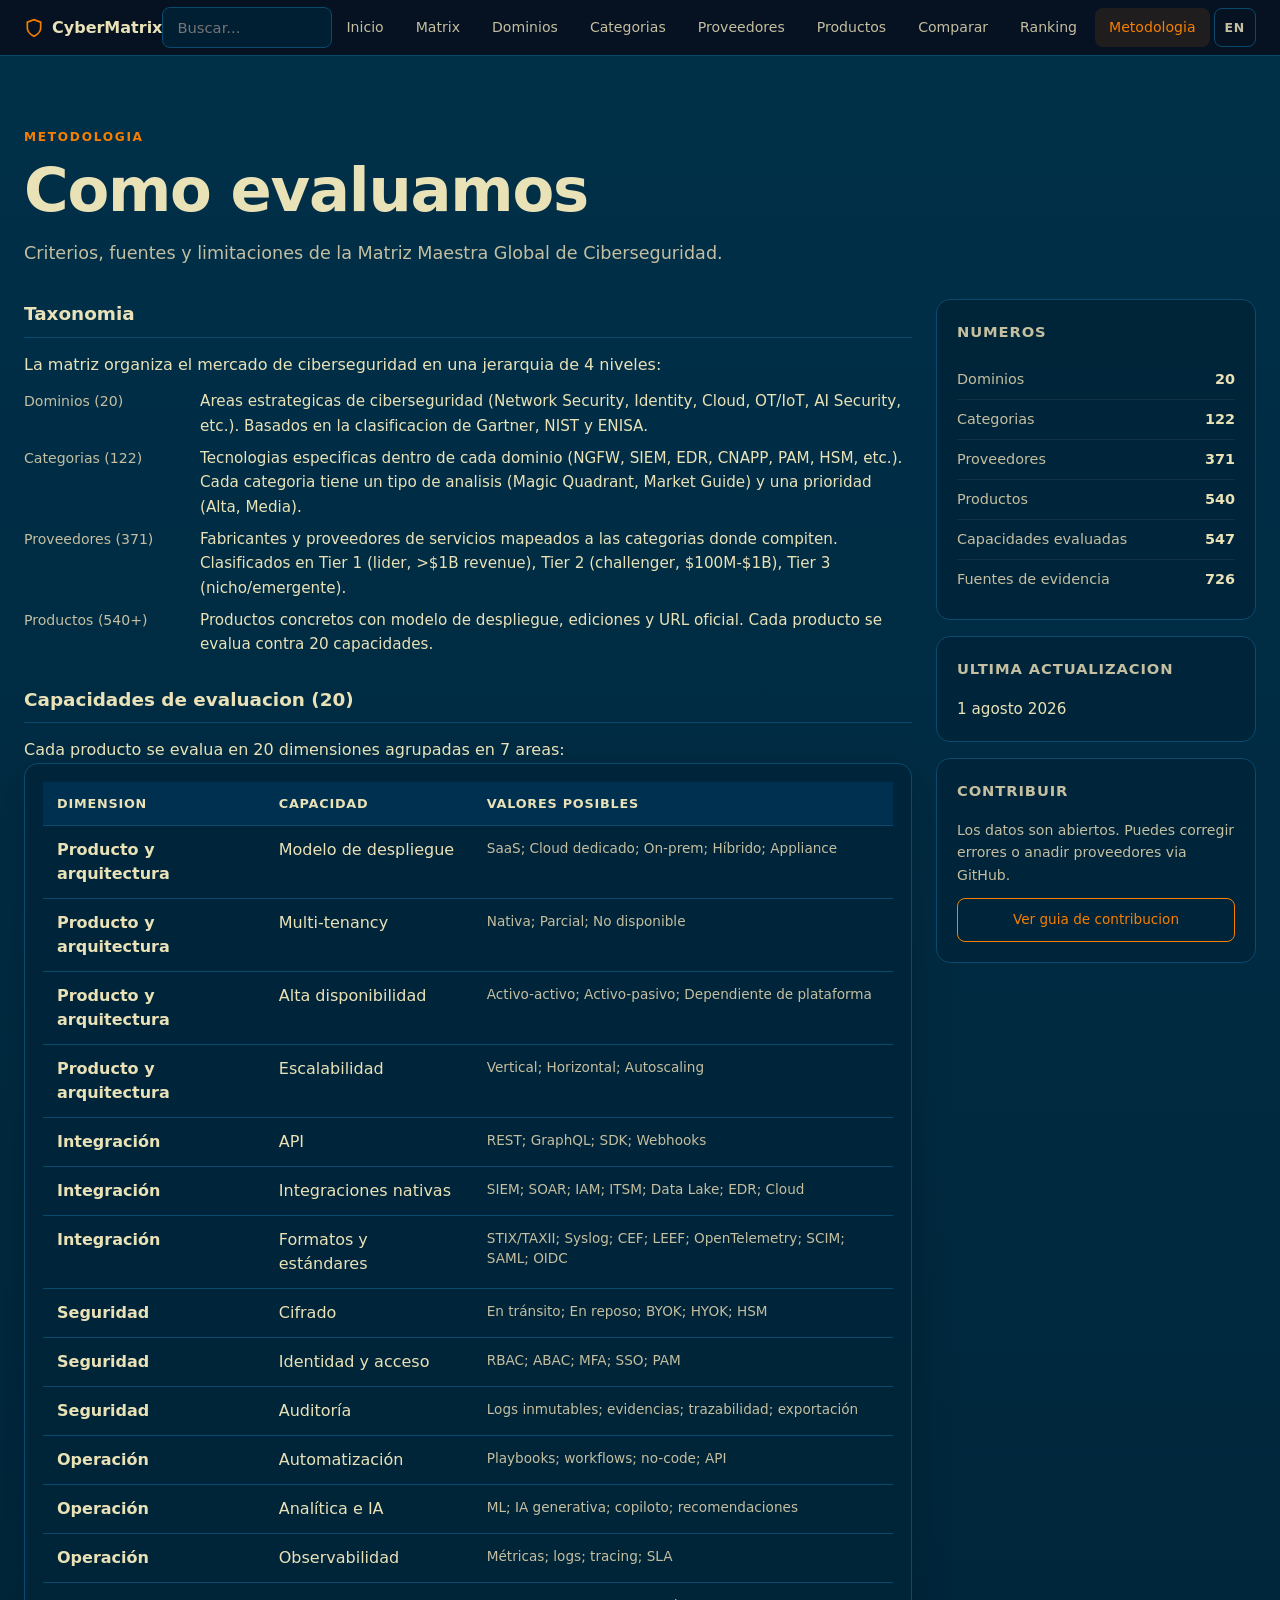
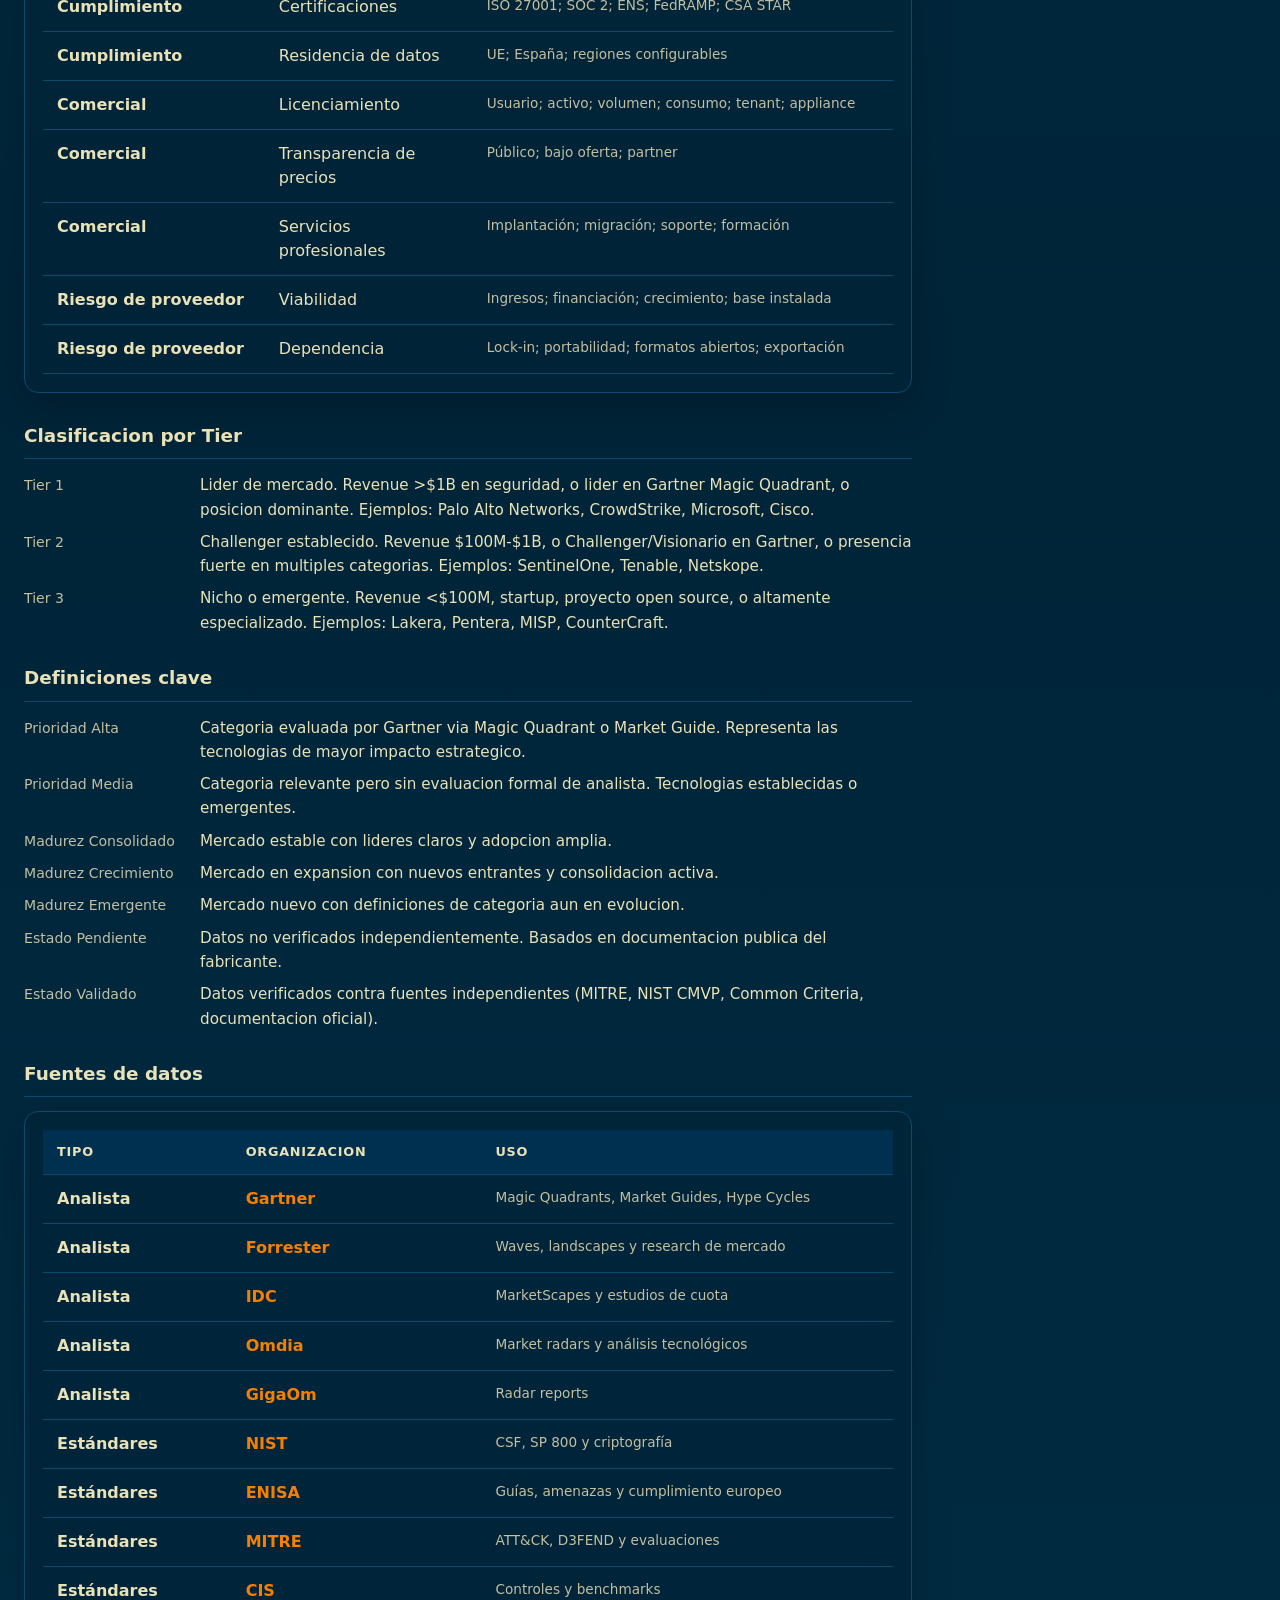
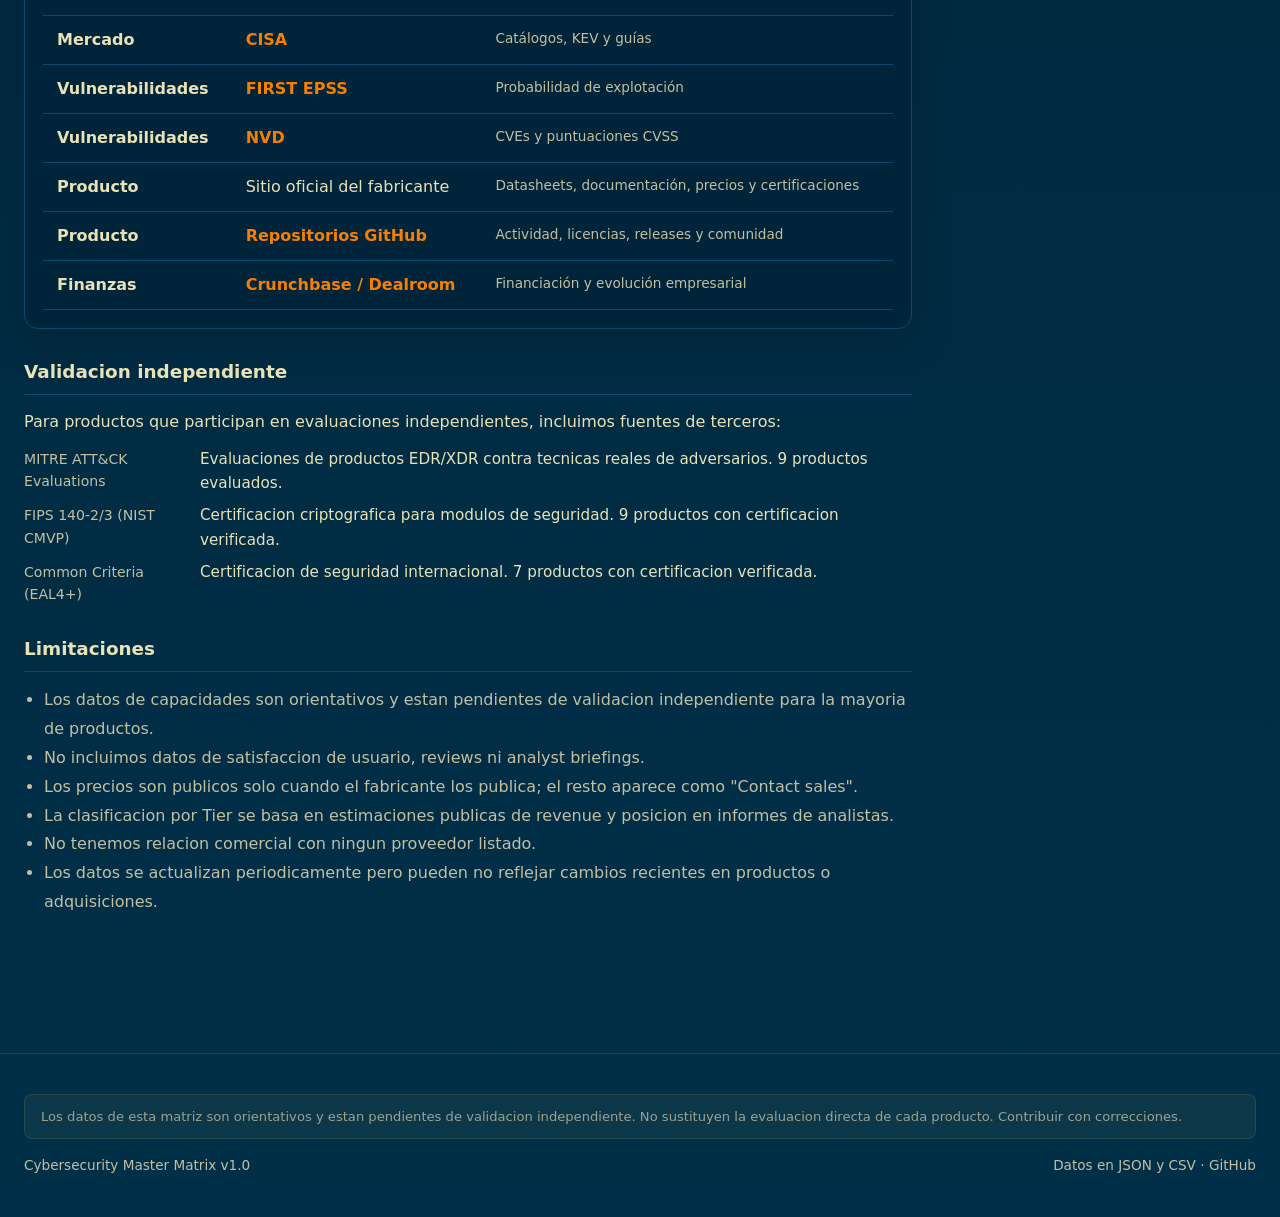
<file: methodology.html>
<!DOCTYPE html>
<html lang="es">
<head>
  <meta charset="utf-8">
  <meta name="viewport" content="width=device-width, initial-scale=1">
  <meta name="description" content="Metodologia, criterios de evaluacion y fuentes de la Matriz Maestra Global de Ciberseguridad.">
  <link rel="icon" href="favicon.svg" type="image/svg+xml">
  <meta name="theme-color" content="#003049">
  <meta property="og:type" content="website">
  <meta property="og:site_name" content="CyberMatrix">
  <meta property="og:url" content="https://pedri77.github.io/cybersecurity-master-matrix/methodology.html">
  <meta property="og:title" content="Metodologia — CyberMatrix">
  <meta property="og:description" content="Metodologia, criterios de evaluacion y fuentes de datos">
  <link rel="canonical" href="https://pedri77.github.io/cybersecurity-master-matrix/methodology.html">
  <title>Metodologia — CyberMatrix</title>
  <link rel="stylesheet" href="assets/styles.css">
</head>
<body>
  <div id="nav-slot"></div>

  <main class="page-content" id="main-content">
    <div class="container">

      <section class="hero">
        <div class="eyebrow">Metodologia</div>
        <h1>Como evaluamos</h1>
        <p>Criterios, fuentes y limitaciones de la Matriz Maestra Global de Ciberseguridad.</p>
      </section>

      <div class="detail-layout">
        <div class="detail-main">

          <div class="detail-section">
            <h2>Taxonomia</h2>
            <p>La matriz organiza el mercado de ciberseguridad en una jerarquia de 4 niveles:</p>
            <dl class="kv-list" style="margin-top:12px;">
              <dt>Dominios (20)</dt>
              <dd>Areas estrategicas de ciberseguridad (Network Security, Identity, Cloud, OT/IoT, AI Security, etc.). Basados en la clasificacion de Gartner, NIST y ENISA.</dd>
              <dt>Categorias (122)</dt>
              <dd>Tecnologias especificas dentro de cada dominio (NGFW, SIEM, EDR, CNAPP, PAM, HSM, etc.). Cada categoria tiene un tipo de analisis (Magic Quadrant, Market Guide) y una prioridad (Alta, Media).</dd>
              <dt>Proveedores (371)</dt>
              <dd>Fabricantes y proveedores de servicios mapeados a las categorias donde compiten. Clasificados en Tier 1 (lider, >$1B revenue), Tier 2 (challenger, $100M-$1B), Tier 3 (nicho/emergente).</dd>
              <dt>Productos (540+)</dt>
              <dd>Productos concretos con modelo de despliegue, ediciones y URL oficial. Cada producto se evalua contra 20 capacidades.</dd>
            </dl>
          </div>

          <div class="detail-section">
            <h2>Capacidades de evaluacion (20)</h2>
            <p>Cada producto se evalua en 20 dimensiones agrupadas en 7 areas:</p>
            <div id="caps-table"></div>
          </div>

          <div class="detail-section">
            <h2>Clasificacion por Tier</h2>
            <dl class="kv-list" style="margin-top:12px;">
              <dt>Tier 1</dt>
              <dd>Lider de mercado. Revenue >$1B en seguridad, o lider en Gartner Magic Quadrant, o posicion dominante. Ejemplos: Palo Alto Networks, CrowdStrike, Microsoft, Cisco.</dd>
              <dt>Tier 2</dt>
              <dd>Challenger establecido. Revenue $100M-$1B, o Challenger/Visionario en Gartner, o presencia fuerte en multiples categorias. Ejemplos: SentinelOne, Tenable, Netskope.</dd>
              <dt>Tier 3</dt>
              <dd>Nicho o emergente. Revenue <$100M, startup, proyecto open source, o altamente especializado. Ejemplos: Lakera, Pentera, MISP, CounterCraft.</dd>
            </dl>
          </div>

          <div class="detail-section">
            <h2>Definiciones clave</h2>
            <dl class="kv-list" style="margin-top:12px;">
              <dt>Prioridad Alta</dt>
              <dd>Categoria evaluada por Gartner via Magic Quadrant o Market Guide. Representa las tecnologias de mayor impacto estrategico.</dd>
              <dt>Prioridad Media</dt>
              <dd>Categoria relevante pero sin evaluacion formal de analista. Tecnologias establecidas o emergentes.</dd>
              <dt>Madurez Consolidado</dt>
              <dd>Mercado estable con lideres claros y adopcion amplia.</dd>
              <dt>Madurez Crecimiento</dt>
              <dd>Mercado en expansion con nuevos entrantes y consolidacion activa.</dd>
              <dt>Madurez Emergente</dt>
              <dd>Mercado nuevo con definiciones de categoria aun en evolucion.</dd>
              <dt>Estado Pendiente</dt>
              <dd>Datos no verificados independientemente. Basados en documentacion publica del fabricante.</dd>
              <dt>Estado Validado</dt>
              <dd>Datos verificados contra fuentes independientes (MITRE, NIST CMVP, Common Criteria, documentacion oficial).</dd>
            </dl>
          </div>

          <div class="detail-section">
            <h2>Fuentes de datos</h2>
            <div id="sources-table"></div>
          </div>

          <div class="detail-section">
            <h2>Validacion independiente</h2>
            <p>Para productos que participan en evaluaciones independientes, incluimos fuentes de terceros:</p>
            <dl class="kv-list" style="margin-top:12px;">
              <dt>MITRE ATT&CK Evaluations</dt>
              <dd>Evaluaciones de productos EDR/XDR contra tecnicas reales de adversarios. 9 productos evaluados.</dd>
              <dt>FIPS 140-2/3 (NIST CMVP)</dt>
              <dd>Certificacion criptografica para modulos de seguridad. 9 productos con certificacion verificada.</dd>
              <dt>Common Criteria (EAL4+)</dt>
              <dd>Certificacion de seguridad internacional. 7 productos con certificacion verificada.</dd>
            </dl>
          </div>

          <div class="detail-section">
            <h2>Limitaciones</h2>
            <ul style="color:var(--text-secondary);line-height:1.8;padding-left:20px;">
              <li>Los datos de capacidades son orientativos y estan pendientes de validacion independiente para la mayoria de productos.</li>
              <li>No incluimos datos de satisfaccion de usuario, reviews ni analyst briefings.</li>
              <li>Los precios son publicos solo cuando el fabricante los publica; el resto aparece como "Contact sales".</li>
              <li>La clasificacion por Tier se basa en estimaciones publicas de revenue y posicion en informes de analistas.</li>
              <li>No tenemos relacion comercial con ningun proveedor listado.</li>
              <li>Los datos se actualizan periodicamente pero pueden no reflejar cambios recientes en productos o adquisiciones.</li>
            </ul>
          </div>

        </div>

        <aside class="detail-sidebar">
          <div class="sidebar-card">
            <h3>Numeros</h3>
            <div id="method-stats"></div>
          </div>
          <div class="sidebar-card">
            <h3>Ultima actualizacion</h3>
            <p id="last-updated" style="font-size:0.95rem;"></p>
          </div>
          <div class="sidebar-card">
            <h3>Contribuir</h3>
            <p style="font-size:0.88rem;color:var(--text-secondary);margin-bottom:12px;">Los datos son abiertos. Puedes corregir errores o anadir proveedores via GitHub.</p>
            <a href="https://github.com/pedri77/cybersecurity-master-matrix/blob/main/CONTRIBUTING.md" class="btn" style="display:block;text-align:center;padding:10px;font-size:0.85rem;border:1px solid var(--accent);border-radius:var(--radius-sm);color:var(--accent);">Ver guia de contribucion</a>
          </div>
        </aside>
      </div>

    </div>
  </main>

  <div id="footer-slot"></div>

  <script src="assets/data.js"></script>
  <script>
    async function init() {
      try {
        const db = await loadDB();
        document.getElementById('nav-slot').innerHTML = renderNav('methodology');
        document.getElementById('footer-slot').innerHTML = renderFooter();

        // Stats sidebar
        const m = db.meta;
        document.getElementById('method-stats').innerHTML =
          '<div class="sidebar-row"><span>Dominios</span><strong>' + m.domains + '</strong></div>' +
          '<div class="sidebar-row"><span>Categorias</span><strong>' + m.categories + '</strong></div>' +
          '<div class="sidebar-row"><span>Proveedores</span><strong>' + m.providers + '</strong></div>' +
          '<div class="sidebar-row"><span>Productos</span><strong>' + m.unique_products + '</strong></div>' +
          '<div class="sidebar-row"><span>Capacidades evaluadas</span><strong>' + m.products_with_capabilities + '</strong></div>' +
          '<div class="sidebar-row"><span>Fuentes de evidencia</span><strong>' + m.product_sources + '</strong></div>';

        document.getElementById('last-updated').textContent = '1 agosto 2026';

        // Capabilities table
        var caps = db.capabilities || [];
        document.getElementById('caps-table').innerHTML =
          '<div class="panel"><div class="table-wrapper"><table>' +
          '<thead><tr><th>Dimension</th><th>Capacidad</th><th>Valores posibles</th></tr></thead>' +
          '<tbody>' + caps.map(function(c) {
            return '<tr><td><strong>' + esc(c['Dimensión']) + '</strong></td>' +
              '<td>' + esc(c.Capacidad) + '</td>' +
              '<td style="color:var(--text-secondary);font-size:0.85rem;">' + esc(c['Criterios / valores posibles']) + '</td></tr>';
          }).join('') + '</tbody></table></div></div>';

        // Sources table
        var sources = db.sources || [];
        if (sources.length) {
          document.getElementById('sources-table').innerHTML =
            '<div class="panel"><div class="table-wrapper"><table>' +
            '<thead><tr><th>Tipo</th><th>Organizacion</th><th>Uso</th></tr></thead>' +
            '<tbody>' + sources.map(function(s) {
              return '<tr><td><strong>' + esc(s['Tipo de fuente']) + '</strong></td>' +
                '<td>' + (s.URL ? '<a href="' + esc(s.URL) + '" target="_blank" rel="noopener">' + esc(s['Organización']) + '</a>' : esc(s['Organización'])) + '</td>' +
                '<td style="color:var(--text-secondary);font-size:0.85rem;">' + esc(s['Uso recomendado']) + '</td></tr>';
            }).join('') + '</tbody></table></div></div>';
        }
      } catch (err) {
        console.error('Init error:', err);
      }
    }
    init();
  </script>
</body>
</html>
</file>
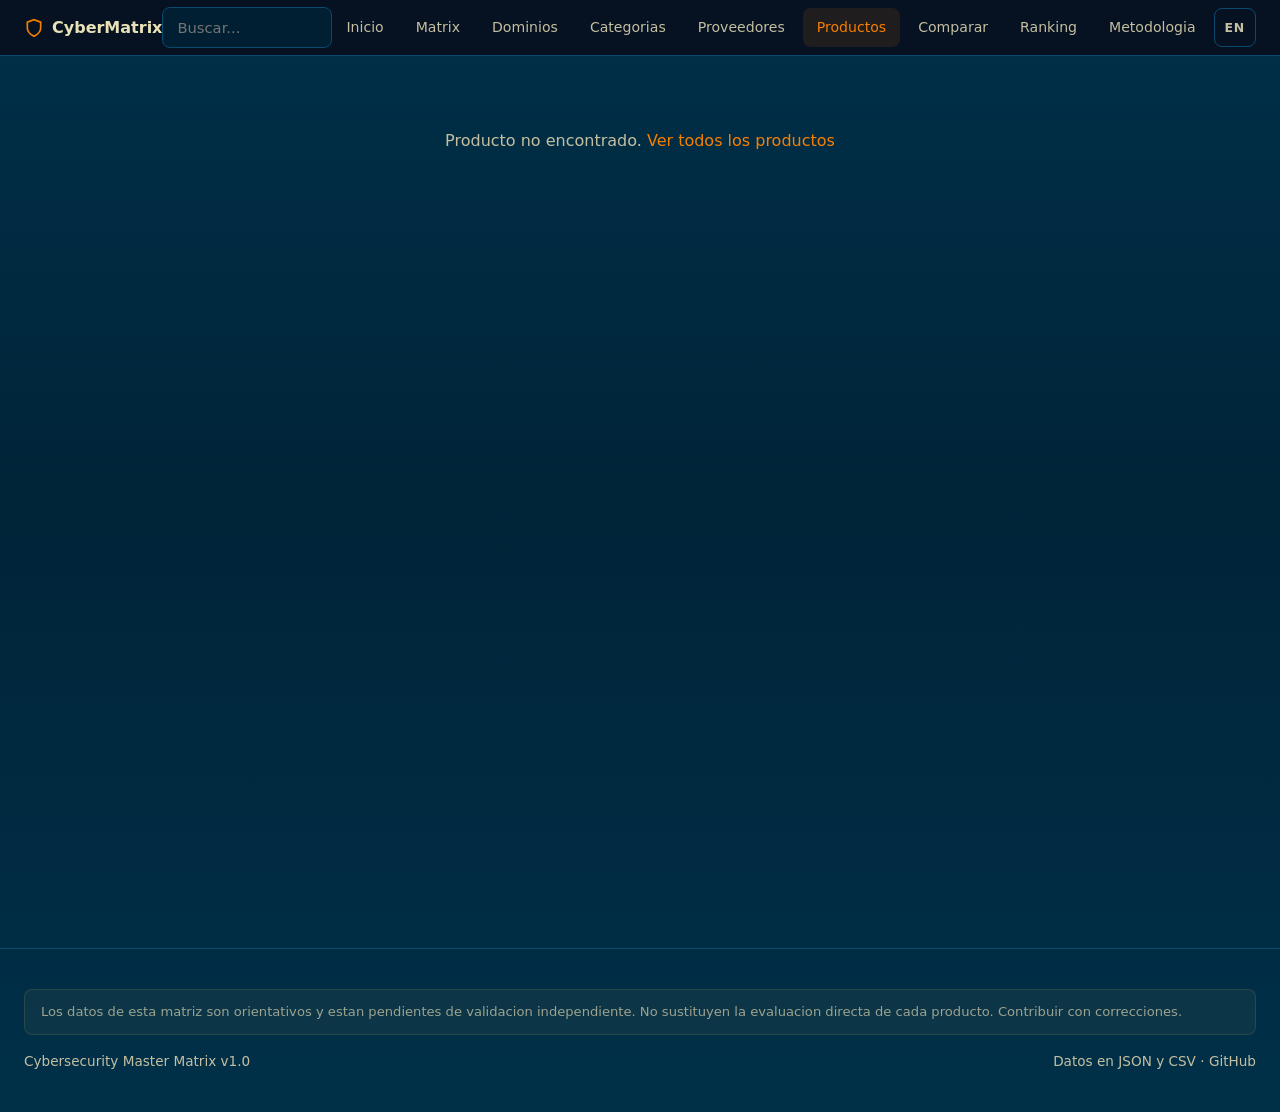
<file: product.html>
<!DOCTYPE html>
<html lang="es">
<head>
  <meta charset="utf-8">
  <meta name="viewport" content="width=device-width, initial-scale=1">
  <meta name="description" content="Ficha de producto de ciberseguridad">
  <link rel="icon" href="favicon.svg" type="image/svg+xml">
  <meta name="theme-color" content="#003049">
  <meta property="og:type" content="website">
  <meta property="og:site_name" content="CyberMatrix">
  <meta property="og:url" content="https://pedri77.github.io/cybersecurity-master-matrix/product.html">
  <meta property="og:title" content="Producto — CyberMatrix">
  <meta property="og:description" content="Ficha de producto de ciberseguridad">
  <link rel="canonical" href="https://pedri77.github.io/cybersecurity-master-matrix/product.html">
  <title>Producto — CyberMatrix</title>
  <link rel="stylesheet" href="assets/styles.css">
</head>
<body>
  <div id="nav-slot"></div>

  <main class="page-content" id="main-content">
    <div class="container">
      <div id="content" class="loading">Cargando...</div>
    </div>
  </main>

  <div id="footer-slot"></div>

  <script src="assets/data.js"></script>
  <script>
    async function init() {
      try {
      const db = await loadDB();
      document.getElementById('nav-slot').innerHTML = renderNav('products');
      document.getElementById('footer-slot').innerHTML = renderFooter();

      const el = document.getElementById('content');
      el.classList.remove('loading');

      const slug = location.hash.slice(1);
      const product = findProductBySlug(db, slug);

      if (!product) {
        el.innerHTML = '<div class="empty">Producto no encontrado. <a href="products.html">Ver todos los productos</a></div>';
        return;
      }

      document.title = `${product.Producto} — CyberMatrix`;

      // All rows for this product (different categories)
      const rows = allProductRows(db, product);
      const categories = rows.map(r => findCategory(db, r['ID categoría'])).filter(Boolean);
      const provider = findProviderByName(db, product.Proveedor);

      // Peer products: same categories, different provider
      const peerSet = new Set();
      rows.forEach(r => {
        const catProds = productsForCategory(db, r['ID categoría']);
        catProds.forEach(cp => {
          if (cp.Proveedor !== product.Proveedor) {
            peerSet.add(cp.Proveedor + '|' + cp.Producto);
          }
        });
      });
      const peers = [...peerSet].slice(0, 15).map(key => {
        const [prov, name] = key.split('|');
        return { Proveedor: prov, Producto: name };
      });

      // Other products from same provider
      const siblingProducts = uniqueProductsForProvider(db, product.Proveedor)
        .filter(p => p.Producto !== product.Producto)
        .slice(0, 10);

      const productURL = getProductURL(db, product.Proveedor, product.Producto);
      const sources = getProductSources(db, product.Proveedor, product.Producto);
      const details = getProductDetails(db, product.Proveedor, product.Producto);

      // Build details HTML
      let detailsHtml = '';
      if (details.length) {
        const fieldLabels = {
          pricing_model: 'Modelo de precio',
          pricing_range: 'Rango de precio',
          encryption_algorithms: 'Algoritmos de cifrado',
          api_docs_url: 'Documentacion API',
          supported_clouds: 'Clouds soportados',
          min_deployment_size: 'Despliegue minimo',
          free_trial: 'Prueba gratuita',
          support_languages: 'Idiomas de soporte',
          founded_year: 'Fundacion (proveedor)',
          hq_location: 'Sede (proveedor)'
        };
        const detailRows = details.map(d => {
          const label = fieldLabels[d.Campo] || d.Campo;
          let val = esc(d.Valor);
          if (d.Campo === 'api_docs_url' && d.Valor) {
            val = '<a href="' + esc(d.Valor) + '" target="_blank" rel="noopener">' + esc(d.Valor.replace('https://', '').substring(0, 50)) + '</a>';
          }
          return '<tr><td>' + esc(label) + '</td><td>' + val + '</td></tr>';
        }).join('');
        detailsHtml = '<div class="detail-section">' +
          '<h2>Detalles del producto</h2>' +
          '<div class="panel"><div class="table-wrapper"><table>' +
          '<thead><tr><th>Campo</th><th>Valor</th></tr></thead>' +
          '<tbody>' + detailRows + '</tbody></table></div></div></div>';
      }

      // Build capabilities HTML outside template literal
      const caps = getCapabilities(db);
      const pc = getProductCapabilities(db, product.Proveedor, product.Producto);
      let capsHtml = '';
      if (pc) {
        const capRows = caps.map(c => {
          const key = c.ID;
          const value = pc[key] || '';
          const hasValue = value.trim() !== '';
          return '<tr>' +
            '<td><strong>' + esc(c['Dimensión']) + '</strong></td>' +
            '<td>' + esc(c.Capacidad) + '</td>' +
            '<td>' + (hasValue
              ? value.split(';').map(v => '<span class="badge">' + esc(v.trim()) + '</span>').join(' ')
              : '<span class="no-match">Sin datos</span>') +
            '</td></tr>';
        }).join('');
        const filled = capabilityFillCount(db, product.Proveedor, product.Producto);
        capsHtml = '<div class="detail-section">' +
          '<h2>Capacidades evaluadas <span class="badge" style="font-size:0.75rem;margin-left:8px;">' + filled + '/20 pobladas</span></h2>' +
          '<div class="panel"><div class="table-wrapper"><table>' +
          '<thead><tr><th>Dimension</th><th>Capacidad</th><th>Valor</th></tr></thead>' +
          '<tbody>' + capRows + '</tbody></table></div></div></div>';
      } else {
        const capRows = caps.map(c =>
          '<tr><td><strong>' + esc(c['Dimensión']) + '</strong></td>' +
          '<td>' + esc(c.Capacidad) + '</td>' +
          '<td style="color:var(--text-secondary);font-size:0.85rem;">' + esc(c['Criterios / valores posibles']) + '</td></tr>'
        ).join('');
        capsHtml = '<div class="detail-section">' +
          '<h2>Capacidades de evaluacion <span class="badge" style="font-size:0.75rem;margin-left:8px;">Sin datos</span></h2>' +
          '<p style="color:var(--text-secondary);font-size:0.88rem;margin-bottom:12px;">Este producto no tiene capacidades evaluadas. Se muestran los criterios posibles.</p>' +
          '<div class="panel"><div class="table-wrapper"><table>' +
          '<thead><tr><th>Dimension</th><th>Capacidad</th><th>Criterios posibles</th></tr></thead>' +
          '<tbody>' + capRows + '</tbody></table></div></div></div>';
      }

      let sourcesHtml = '';
      if (sources.length) {
        const sourceRows = sources.map(s =>
          '<tr>' +
          '<td>' + esc(s.Capacidad) + '</td>' +
          '<td>' + esc(s.Valor) + '</td>' +
          '<td><a href="' + esc(s['URL fuente']) + '" target="_blank" rel="noopener">' + esc(s['Tipo fuente']) + '</a></td>' +
          '<td style="color:var(--text-secondary);font-size:0.82rem;">' + esc(s['Fecha verificacion']) + '</td>' +
          '</tr>'
        ).join('');
        sourcesHtml = '<div class="detail-section">' +
          '<h2>Fuentes de evidencia <span class="badge" style="font-size:0.75rem;margin-left:8px;">' + sources.length + ' fuentes</span></h2>' +
          '<div class="panel"><div class="table-wrapper"><table>' +
          '<thead><tr><th>Capacidad</th><th>Valor</th><th>Fuente</th><th>Verificado</th></tr></thead>' +
          '<tbody>' + sourceRows + '</tbody></table></div></div></div>';
      }

      el.innerHTML = `
        ${renderBreadcrumbs([
          { href: 'index.html', label: 'Inicio' },
          { href: 'products.html', label: 'Productos' },
          { href: 'provider.html#' + slugify(product.Proveedor), label: product.Proveedor },
          { label: product.Producto }
        ])}

        <div class="detail-header">
          <div class="eyebrow">${esc(product.Proveedor)}</div>
          <h1>${esc(product.Producto)}</h1>
        </div>

        <div class="detail-layout">
          <div class="detail-main">
            <div class="detail-section">
              <h2>Categorias cubiertas (${categories.length})</h2>
              <div class="panel">
                <div class="table-wrapper">
                  <table>
                    <thead>
                      <tr>
                        <th>Categoria</th>
                        <th>Dominio</th>
                        <th>Prioridad</th>
                        <th>Productos en categoria</th>
                      </tr>
                    </thead>
                    <tbody>
                      ${categories.map(c => {
                        const catProds = productsForCategory(db, c['ID categoría']);
                        return `
                          <tr>
                            <td><a href="category.html#${esc(c['ID categoría'])}">${esc(c['Categoría tecnológica'])}</a></td>
                            <td><a href="domain.html#${esc(c['ID dominio'])}">${esc(c.Dominio)}</a></td>
                            <td>${priorityBadge(c.Prioridad)}</td>
                            <td><span class="badge">${catProds.length}</span></td>
                          </tr>`;
                      }).join('')}
                    </tbody>
                  </table>
                </div>
              </div>
            </div>

            ${detailsHtml}

            ${capsHtml}

            ${sourcesHtml}

            ${peers.length ? `
              <div class="detail-section">
                <h2>Productos competidores</h2>
                <p style="color: var(--text-secondary); font-size: 0.88rem; margin-bottom: 12px;">Productos de otros proveedores en las mismas categorias.</p>
                <div class="provider-chips">
                  ${peers.map(p =>
                    `<a class="provider-chip" href="product.html#${slugify(p.Proveedor + ' ' + p.Producto)}">${esc(p.Proveedor)} — ${esc(p.Producto)}</a>`
                  ).join('')}
                </div>
              </div>
            ` : ''}
          </div>

          <aside class="detail-sidebar">
            <div class="sidebar-card">
              <h3>Ficha del producto</h3>
              <div class="sidebar-stats">
                <div class="sidebar-stat">
                  <strong>${categories.length}</strong>
                  <span>Categorias</span>
                </div>
                <div class="sidebar-stat">
                  <strong>${capabilityFillCount(db, product.Proveedor, product.Producto)}/20</strong>
                  <span>Capacidades</span>
                </div>
              </div>
              <div class="sidebar-row">
                <span>Proveedor</span>
                <a href="provider.html#${slugify(product.Proveedor)}">${esc(product.Proveedor)}</a>
              </div>
              ${productURL ? `<div class="sidebar-row">
                <span>Web oficial</span>
                <a href="${productURL}" target="_blank" rel="noopener" style="font-size:0.85rem;">Visitar</a>
              </div>` : ''}
              <div class="sidebar-row">
                <span>Despliegue</span>
                ${deployBadge(product.Despliegue)}
              </div>
              <div class="sidebar-row">
                <span>Ediciones</span>
                <span style="font-size: 0.85rem; text-align: right;">${esc(product.Ediciones)}</span>
              </div>
              <div class="sidebar-row">
                <span>Estado</span>
                <span class="badge">${esc(product.Estado)}</span>
              </div>
              <div style="margin-top: 16px;">
                <a href="compare.html#${slug}" class="btn" style="display:block;text-align:center;padding:10px 16px;border-radius:var(--radius-sm);border:1px solid var(--accent);color:var(--accent);font-weight:600;font-size:0.88rem;transition:background 0.2s,color 0.2s;">Comparar este producto</a>
              </div>
            </div>

            ${siblingProducts.length ? `
              <div class="sidebar-card">
                <h3>Otros productos de ${esc(product.Proveedor)}</h3>
                <div class="provider-chips">
                  ${siblingProducts.map(p =>
                    `<a class="provider-chip" href="product.html#${productSlug(p)}">${esc(p.Producto)}</a>`
                  ).join('')}
                </div>
              </div>
            ` : ''}
          </aside>
        </div>
      `;
      } catch (err) {
        const el = document.getElementById('content');
        if (el) { el.classList.remove('loading'); el.innerHTML = '<div class="empty">Error: ' + err.message + '</div>'; }
        console.error(err);
      }
    }

    init();
    window.addEventListener('hashchange', init);
  </script>
</body>
</html>
</file>
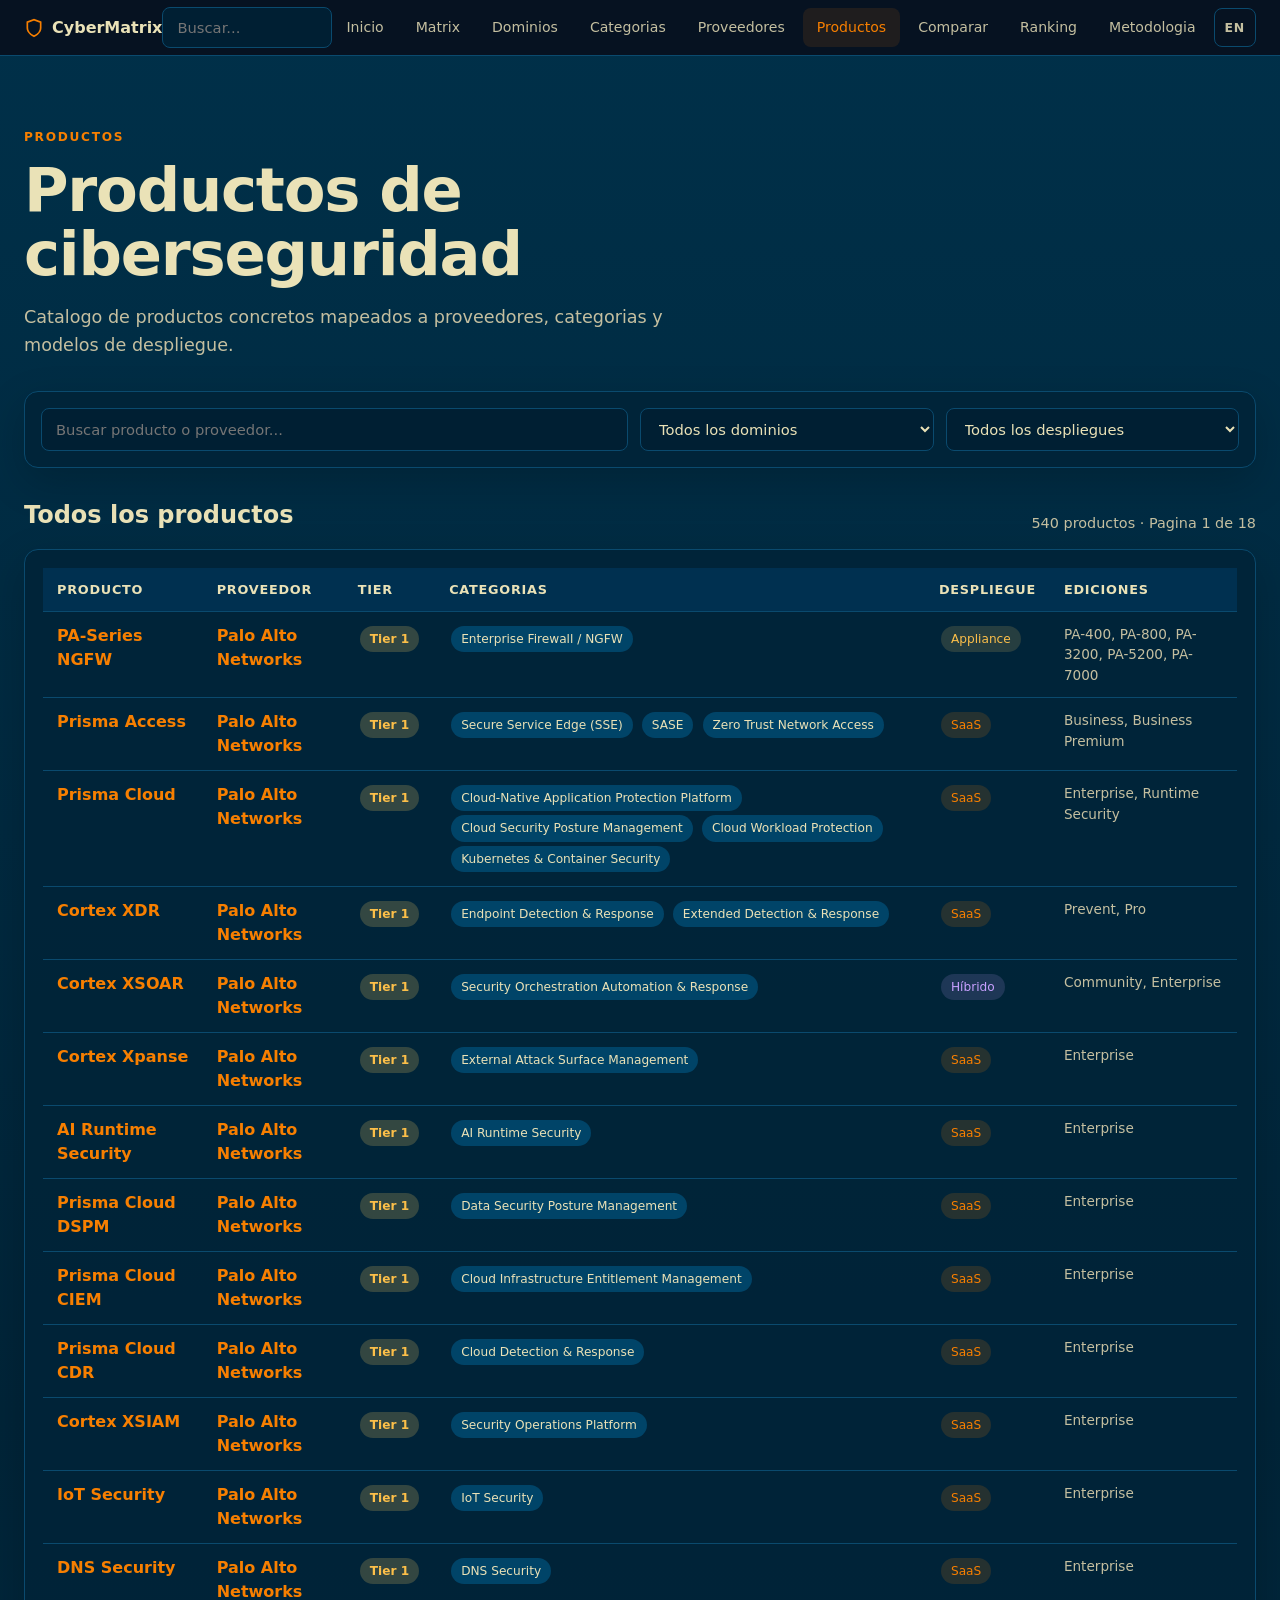
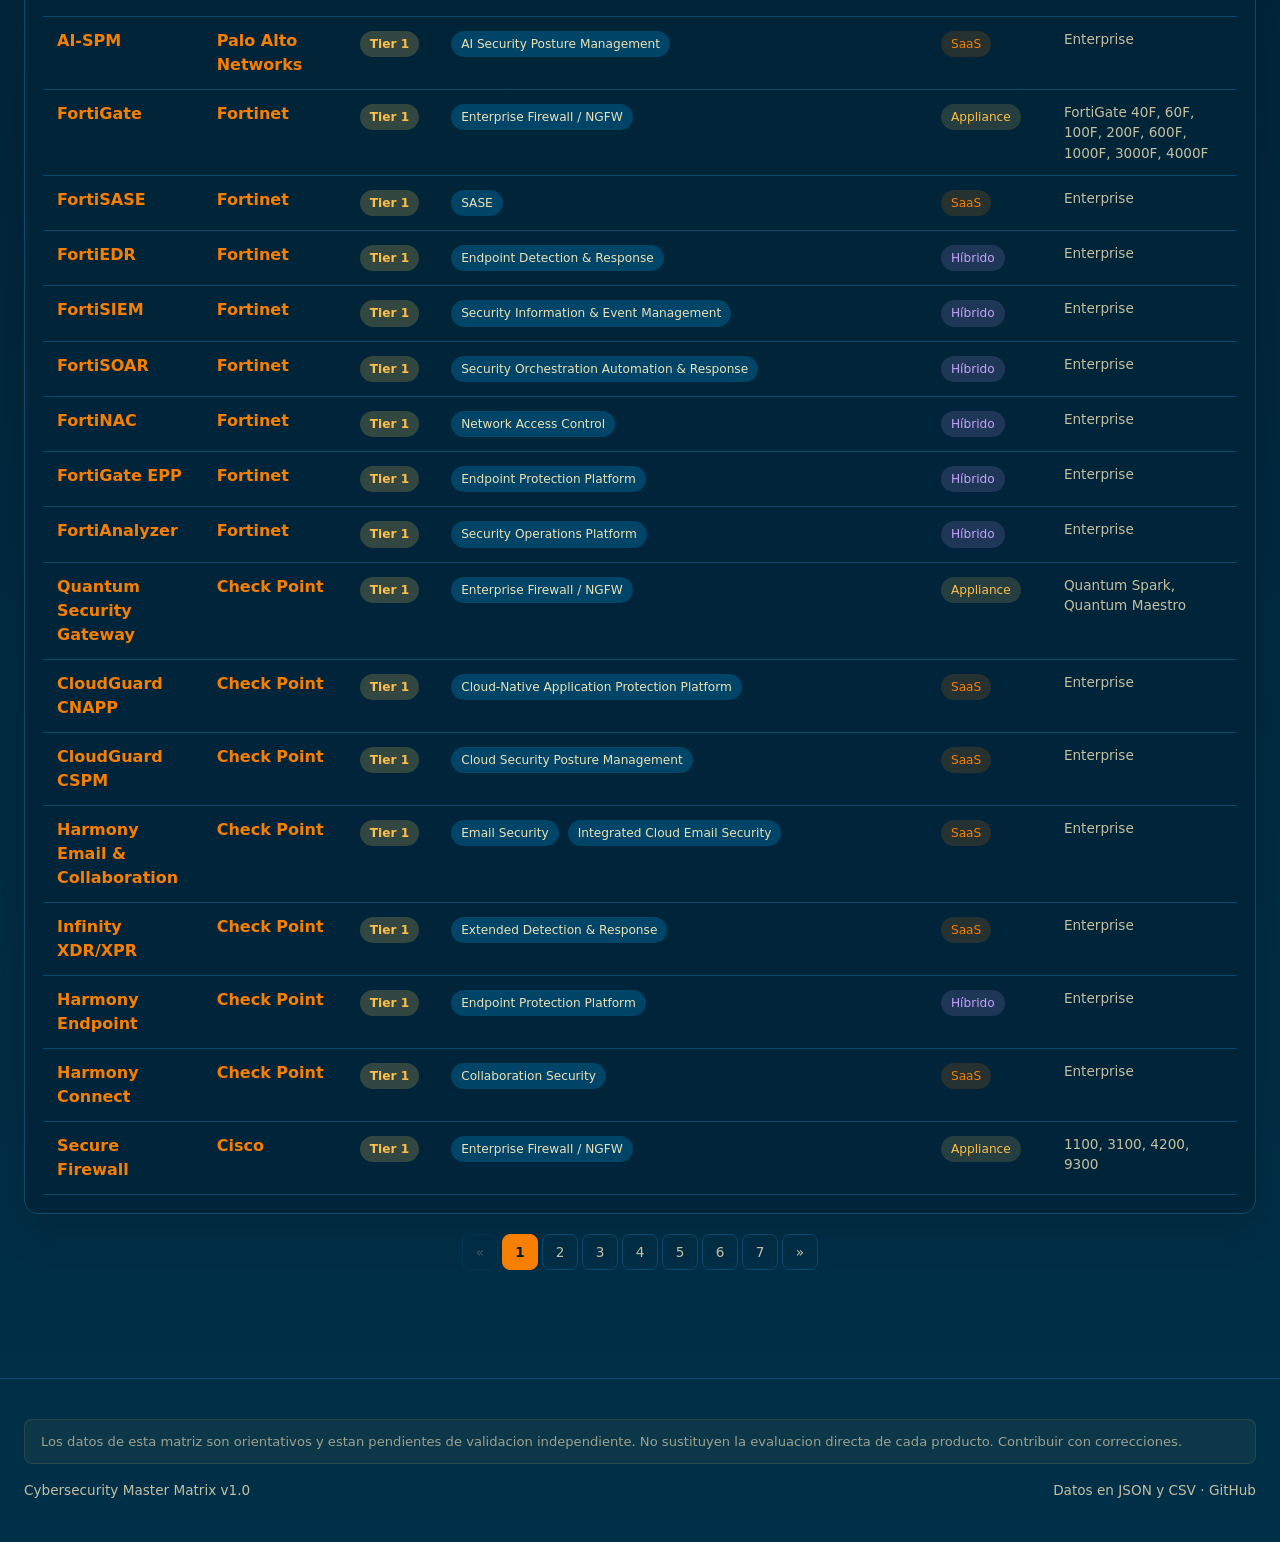
<file: products.html>
<!DOCTYPE html>
<html lang="es">
<head>
  <meta charset="utf-8">
  <meta name="viewport" content="width=device-width, initial-scale=1">
  <meta name="description" content="Catalogo de productos de ciberseguridad con despliegue, ediciones y categorias">
  <link rel="icon" href="favicon.svg" type="image/svg+xml">
  <meta name="theme-color" content="#003049">
  <meta property="og:type" content="website">
  <meta property="og:site_name" content="CyberMatrix">
  <meta property="og:url" content="https://pedri77.github.io/cybersecurity-master-matrix/products.html">
  <meta property="og:title" content="Productos — CyberMatrix">
  <meta property="og:description" content="Catalogo de productos de ciberseguridad con despliegue, ediciones y categorias">
  <link rel="canonical" href="https://pedri77.github.io/cybersecurity-master-matrix/products.html">
  <title>Productos — CyberMatrix</title>
  <link rel="stylesheet" href="assets/styles.css">
</head>
<body>
  <div id="nav-slot"></div>

  <main class="page-content" id="main-content">
    <div class="container">

      <section class="hero">
        <div class="eyebrow">Productos</div>
        <h1>Productos de ciberseguridad</h1>
        <p>Catalogo de productos concretos mapeados a proveedores, categorias y modelos de despliegue.</p>
      </section>

      <section class="panel toolbar">
        <input id="search" type="search" placeholder="Buscar producto o proveedor...">
        <select id="domain"></select>
        <select id="deploy">
          <option value="">Todos los despliegues</option>
          <option>SaaS</option>
          <option>On-prem</option>
          <option>Híbrido</option>
          <option>Cloud</option>
          <option>Appliance</option>
        </select>
      </section>

      <div class="section-header">
        <h2>Todos los productos</h2>
        <span id="resultCount" class="result-count"></span>
      </div>

      <div id="content"></div>

    </div>
  </main>

  <div id="footer-slot"></div>

  <script src="assets/data.js"></script>
  <script>
    async function init() {
      try {
      const db = await loadDB();
      let currentPage = 1;
      document.getElementById('nav-slot').innerHTML = renderNav('products');
      document.getElementById('footer-slot').innerHTML = renderFooter();

      const searchEl = document.getElementById('search');
      const domainEl = document.getElementById('domain');
      const deployEl = document.getElementById('deploy');

      fillDomainSelect(db, domainEl);

      // Deduplicate: show one row per unique product (first occurrence)
      function getUniqueProducts() {
        const seen = new Set();
        return (db.products || []).filter(p => {
          const key = p.Proveedor + '|' + p.Producto;
          if (seen.has(key)) return false;
          seen.add(key);
          return true;
        });
      }

      function render() {
        const q = searchEl.value.toLowerCase().trim();
        const d = domainEl.value;
        const dep = deployEl.value;

        let items = getUniqueProducts();

        if (dep) items = items.filter(p => p.Despliegue === dep);

        if (d) {
          // Filter by domain: get category IDs for this domain
          const catIds = new Set(categoriesForDomain(db, d).map(c => c['ID categoría']));
          // Get products that have at least one row in this domain
          items = items.filter(p => {
            const rows = allProductRows(db, p);
            return rows.some(r => catIds.has(r['ID categoría']));
          });
        }

        if (q) {
          items = items.filter(p => {
            const cat = findCategory(db, p['ID categoría']);
            const text = [p.Producto, p.Proveedor, p.Ediciones, p.Despliegue, cat ? cat['Categoría tecnológica'] : ''].join(' ').toLowerCase();
            return text.includes(q);
          });
        }

        const paged = paginate(items, currentPage, 30);
        document.getElementById('resultCount').textContent = paged.total + ' productos · Pagina ' + paged.page + ' de ' + paged.totalPages;

        if (!paged.total) {
          document.getElementById('content').innerHTML = '<div class="empty panel">No hay resultados.</div>';
          return;
        }

        document.getElementById('content').innerHTML = `
          <div class="panel categories-table">
            <div class="table-wrapper">
              <table>
                <thead>
                  <tr>
                    <th>Producto</th>
                    <th>Proveedor</th>
                    <th>Tier</th>
                    <th>Categorias</th>
                    <th>Despliegue</th>
                    <th>Ediciones</th>
                  </tr>
                </thead>
                <tbody>
                  ${paged.items.map(p => {
                    const rows = allProductRows(db, p);
                    const cats = rows.map(r => findCategory(db, r['ID categoría'])).filter(Boolean);
                    const slug = productSlug(p);
                    return `
                      <tr>
                        <td><a href="product.html#${slug}">${esc(p.Producto)}</a></td>
                        <td><a href="provider.html#${slugify(p.Proveedor)}">${esc(p.Proveedor)}</a></td>
                        <td>${tierBadge((findProviderByName(db, p.Proveedor) || {}).Tier || '')}</td>
                        <td>${cats.map(c =>
                          `<a class="badge" href="category.html#${esc(c['ID categoría'])}">${esc(c['Categoría tecnológica'])}</a>`
                        ).join(' ')}</td>
                        <td>${deployBadge(p.Despliegue)}</td>
                        <td style="color: var(--text-secondary); font-size: 0.85rem;">${esc(p.Ediciones)}</td>
                      </tr>`;
                  }).join('')}
                </tbody>
              </table>
            </div>
          </div>`
          + renderPagination(paged.page, paged.totalPages, p => { currentPage = p; render(); window.scrollTo({top: 200}); });
      }

      searchEl.addEventListener('input', () => { currentPage = 1; render(); });
      domainEl.addEventListener('change', () => { currentPage = 1; render(); });
      deployEl.addEventListener('change', () => { currentPage = 1; render(); });
      render();
      } catch (err) {
        console.error('Init error:', err);
        document.getElementById('content')?.classList.remove('loading');
        alert('Error loading data: ' + err.message);
      }
    }
    init();
  </script>
</body>
</html>
</file>
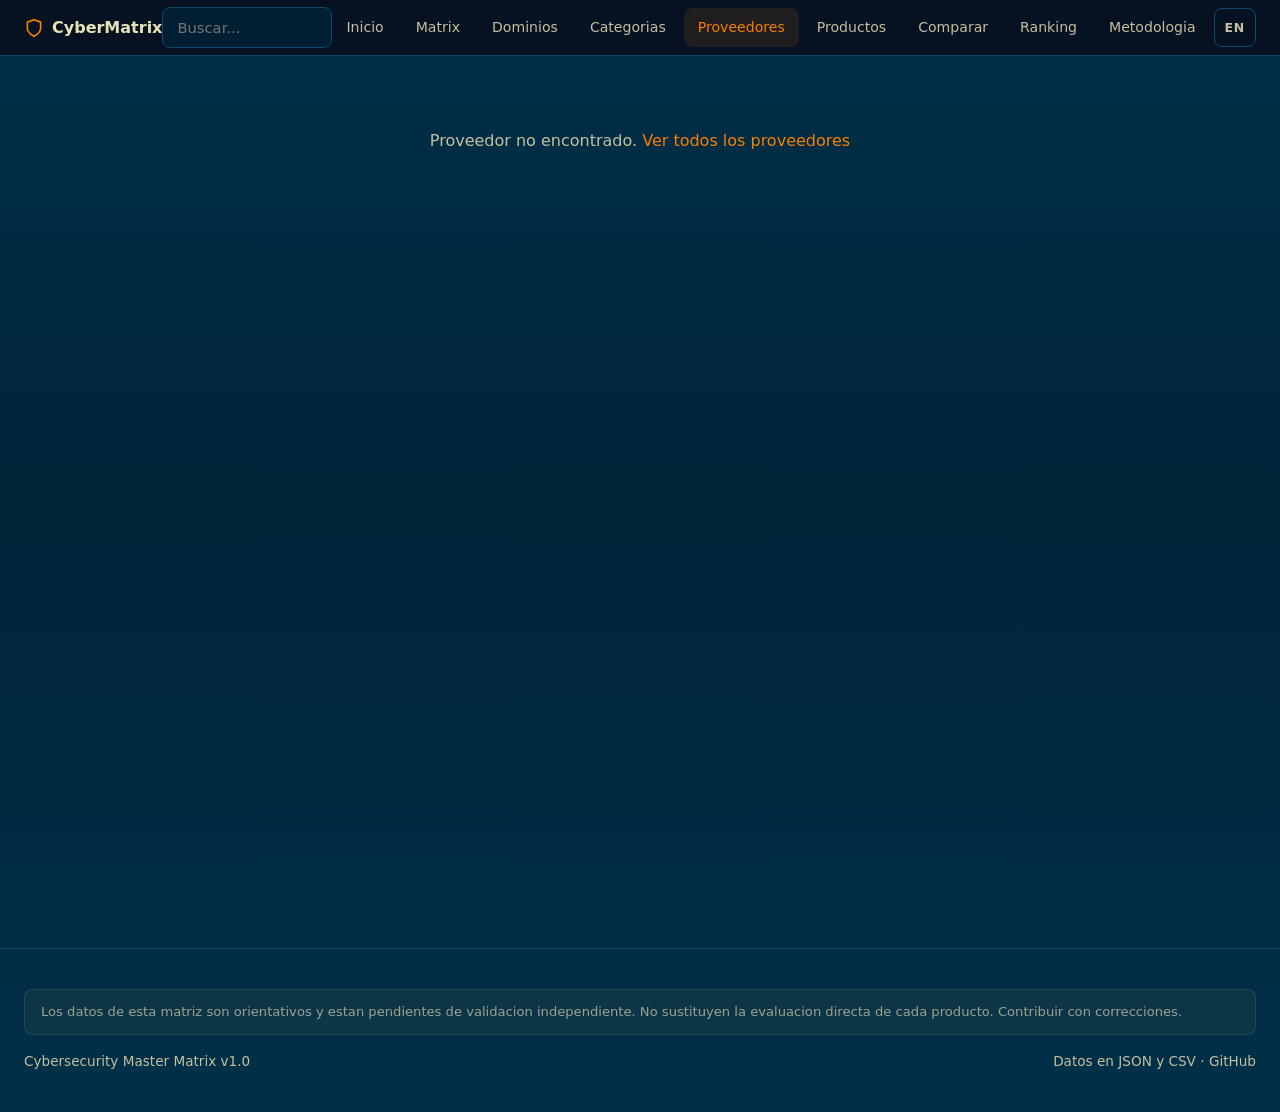
<file: provider.html>
<!DOCTYPE html>
<html lang="es">
<head>
  <meta charset="utf-8">
  <meta name="viewport" content="width=device-width, initial-scale=1">
  <meta name="description" content="Ficha de proveedor de ciberseguridad">
  <link rel="icon" href="favicon.svg" type="image/svg+xml">
  <meta name="theme-color" content="#003049">
  <meta property="og:type" content="website">
  <meta property="og:site_name" content="CyberMatrix">
  <meta property="og:url" content="https://pedri77.github.io/cybersecurity-master-matrix/provider.html">
  <meta property="og:title" content="Proveedor — CyberMatrix">
  <meta property="og:description" content="Ficha de proveedor de ciberseguridad">
  <link rel="canonical" href="https://pedri77.github.io/cybersecurity-master-matrix/provider.html">
  <title>Proveedor — CyberMatrix</title>
  <link rel="stylesheet" href="assets/styles.css">
</head>
<body>
  <div id="nav-slot"></div>

  <main class="page-content" id="main-content">
    <div class="container">
      <div id="content" class="loading">Cargando...</div>
    </div>
  </main>

  <div id="footer-slot"></div>

  <script src="assets/data.js"></script>
  <script>
    async function init() {
      try {
      const db = await loadDB();
      document.getElementById('nav-slot').innerHTML = renderNav('providers');
      document.getElementById('footer-slot').innerHTML = renderFooter();

      const el = document.getElementById('content');
      el.classList.remove('loading');

      const slug = location.hash.slice(1);
      const provider = findProviderBySlug(db, slug);

      if (!provider) {
        el.innerHTML =
          '<div class="empty">Proveedor no encontrado. <a href="providers.html">Ver todos los proveedores</a></div>';
        return;
      }

      document.title = `${provider.Proveedor} — CyberMatrix`;

      const cats = categoriesForProvider(db, provider.Proveedor);
      const domainIds = String(provider.Dominios).split(';').map(s => s.trim());
      const domains = domainIds
        .map(id => findDomain(db, id))
        .filter(Boolean);

      // Find other providers in same categories (peers)
      const peerSet = new Set();
      cats.forEach(c => {
        providersForCategory(db, c['ID categoría']).forEach(p => {
          if (p !== provider.Proveedor) peerSet.add(p);
        });
      });
      const peers = [...peerSet].sort().slice(0, 20);

      // Build products HTML separately to avoid nested template literal issues
      const prods = uniqueProductsForProvider(db, provider.Proveedor);
      let productsHtml = '';
      if (prods.length) {
        const prodRows = prods.map(p => {
          const pRows = allProductRows(db, p);
          const pCats = pRows.map(r => findCategory(db, r['ID categoría'])).filter(Boolean);
          const catBadges = pCats.map(c =>
            '<a class="badge" href="category.html#' + esc(c['ID categoría']) + '">' + esc(c['Categoría tecnológica']) + '</a>'
          ).join(' ');
          return '<tr>' +
            '<td><a href="product.html#' + productSlug(p) + '">' + esc(p.Producto) + '</a></td>' +
            '<td>' + catBadges + '</td>' +
            '<td>' + deployBadge(p.Despliegue) + '</td>' +
            '<td style="color: var(--text-secondary); font-size: 0.85rem;">' + esc(p.Ediciones) + '</td>' +
            '</tr>';
        }).join('');

        productsHtml = '<div class="detail-section">' +
          '<h2>Productos (' + prods.length + ')</h2>' +
          '<div class="panel"><div class="table-wrapper"><table>' +
          '<thead><tr><th>Producto</th><th>Categorias</th><th>Despliegue</th><th>Ediciones</th></tr></thead>' +
          '<tbody>' + prodRows + '</tbody></table></div></div></div>';
      }

      el.innerHTML = `
        ${renderBreadcrumbs([
          { href: 'index.html', label: 'Inicio' },
          { href: 'providers.html', label: 'Proveedores' },
          { label: provider.Proveedor }
        ])}

        <div class="detail-header">
          <div class="eyebrow">Proveedor</div>
          <h1>${esc(provider.Proveedor)}</h1>
        </div>

        <div class="detail-layout">
          <!-- Main: categories table + peers -->
          <div class="detail-main">
            <div class="detail-section">
              <h2>Categorias cubiertas</h2>
              <div class="panel">
                <div class="table-wrapper">
                  <table>
                    <thead>
                      <tr>
                        <th>Categoria</th>
                        <th>Dominio</th>
                        <th>Objetivo</th>
                        <th>Prioridad</th>
                      </tr>
                    </thead>
                    <tbody>
                      ${cats.map(c => `
                        <tr>
                          <td><a href="category.html#${esc(c['ID categoría'])}">${esc(c['Categoría tecnológica'])}</a></td>
                          <td><a href="domain.html#${esc(c['ID dominio'])}">${esc(c.Dominio)}</a></td>
                          <td style="color: var(--text-secondary); font-size: 0.88rem;">${esc(c.Objetivo)}</td>
                          <td>${priorityBadge(c.Prioridad)}</td>
                        </tr>
                      `).join('')}
                    </tbody>
                  </table>
                </div>
              </div>
            </div>

            ${productsHtml}

            ${peers.length ? `
              <div class="detail-section">
                <h2>Proveedores relacionados</h2>
                <p style="color: var(--text-secondary); font-size: 0.88rem; margin-bottom: 12px;">Comparten al menos una categoria con ${esc(provider.Proveedor)}.</p>
                <div class="provider-chips">
                  ${peers.map(p =>
                    `<a class="provider-chip" href="provider.html#${slugify(p)}">${esc(p)}</a>`
                  ).join('')}
                </div>
              </div>
            ` : ''}
          </div>

          <!-- Sidebar -->
          <aside class="detail-sidebar">
            <div class="sidebar-card">
              <h3>Resumen</h3>
              <div class="sidebar-stats">
                <div class="sidebar-stat">
                  <strong>${uniqueProductsForProvider(db, provider.Proveedor).length}</strong>
                  <span>Productos</span>
                </div>
                <div class="sidebar-stat">
                  <strong>${cats.length}</strong>
                  <span>Categorias</span>
                </div>
              </div>
              <div class="sidebar-row">
                <span>Dominios</span>
                <strong>${domains.length}</strong>
              </div>
              <div class="sidebar-row">
                <span>Estado</span>
                <span class="badge">${esc(provider['Estado análisis'])}</span>
              </div>
              <div class="sidebar-row">
                <span>Tier</span>
                ${provider.Tier ? tierBadge(provider.Tier) : '<span class="badge">Sin clasificar</span>'}
              </div>
              <div class="sidebar-row">
                <span>Peers</span>
                <strong>${peers.length}</strong>
              </div>
            </div>

            <div class="sidebar-card">
              <h3>Dominios</h3>
              <div class="provider-chips">
                ${domains.map(d =>
                  `<a class="provider-chip" href="domain.html#${esc(d.ID)}">${esc(d.Dominio)}</a>`
                ).join('')}
              </div>
            </div>
          </aside>
        </div>
      `;
      } catch (err) {
        const el = document.getElementById('content');
        if (el) { el.classList.remove('loading'); el.innerHTML = '<div class="empty">Error: ' + err.message + '</div>'; }
        console.error(err);
      }
    }

    init();
    window.addEventListener('hashchange', init);
  </script>
</body>
</html>
</file>
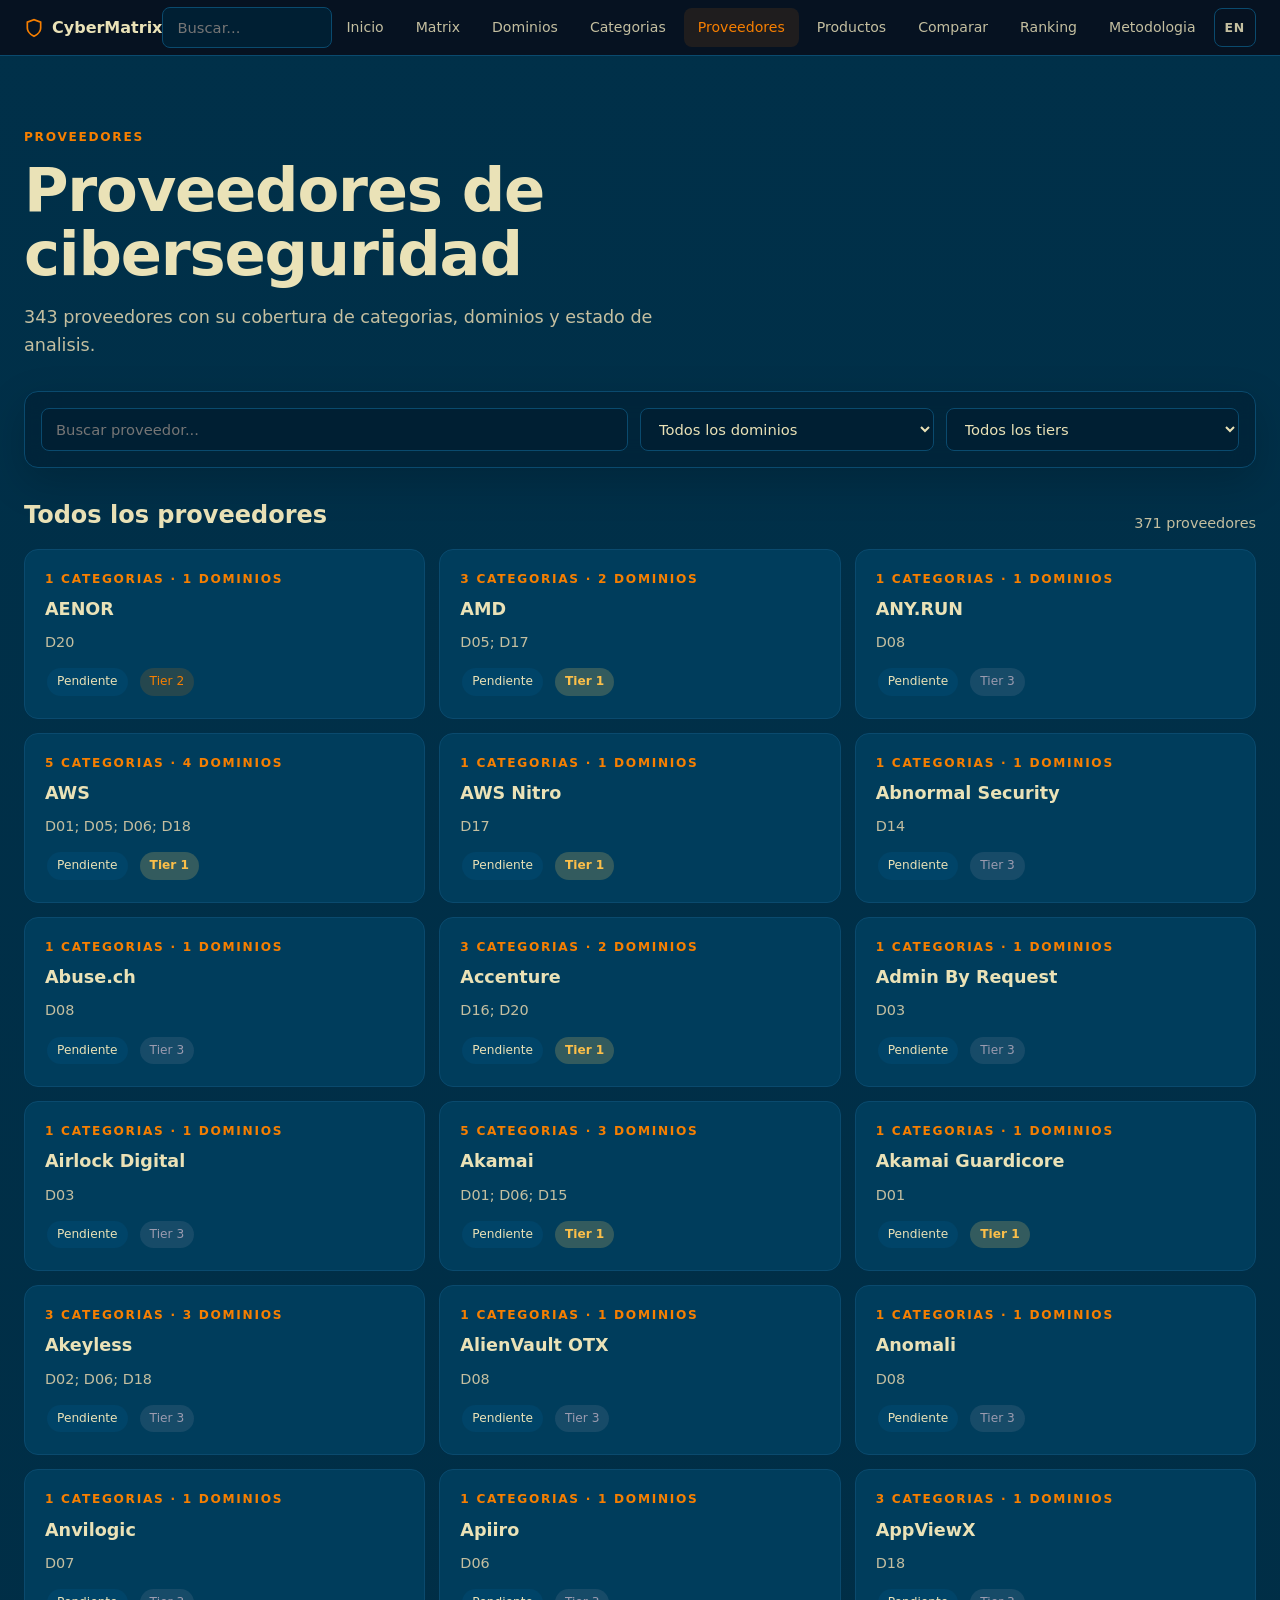
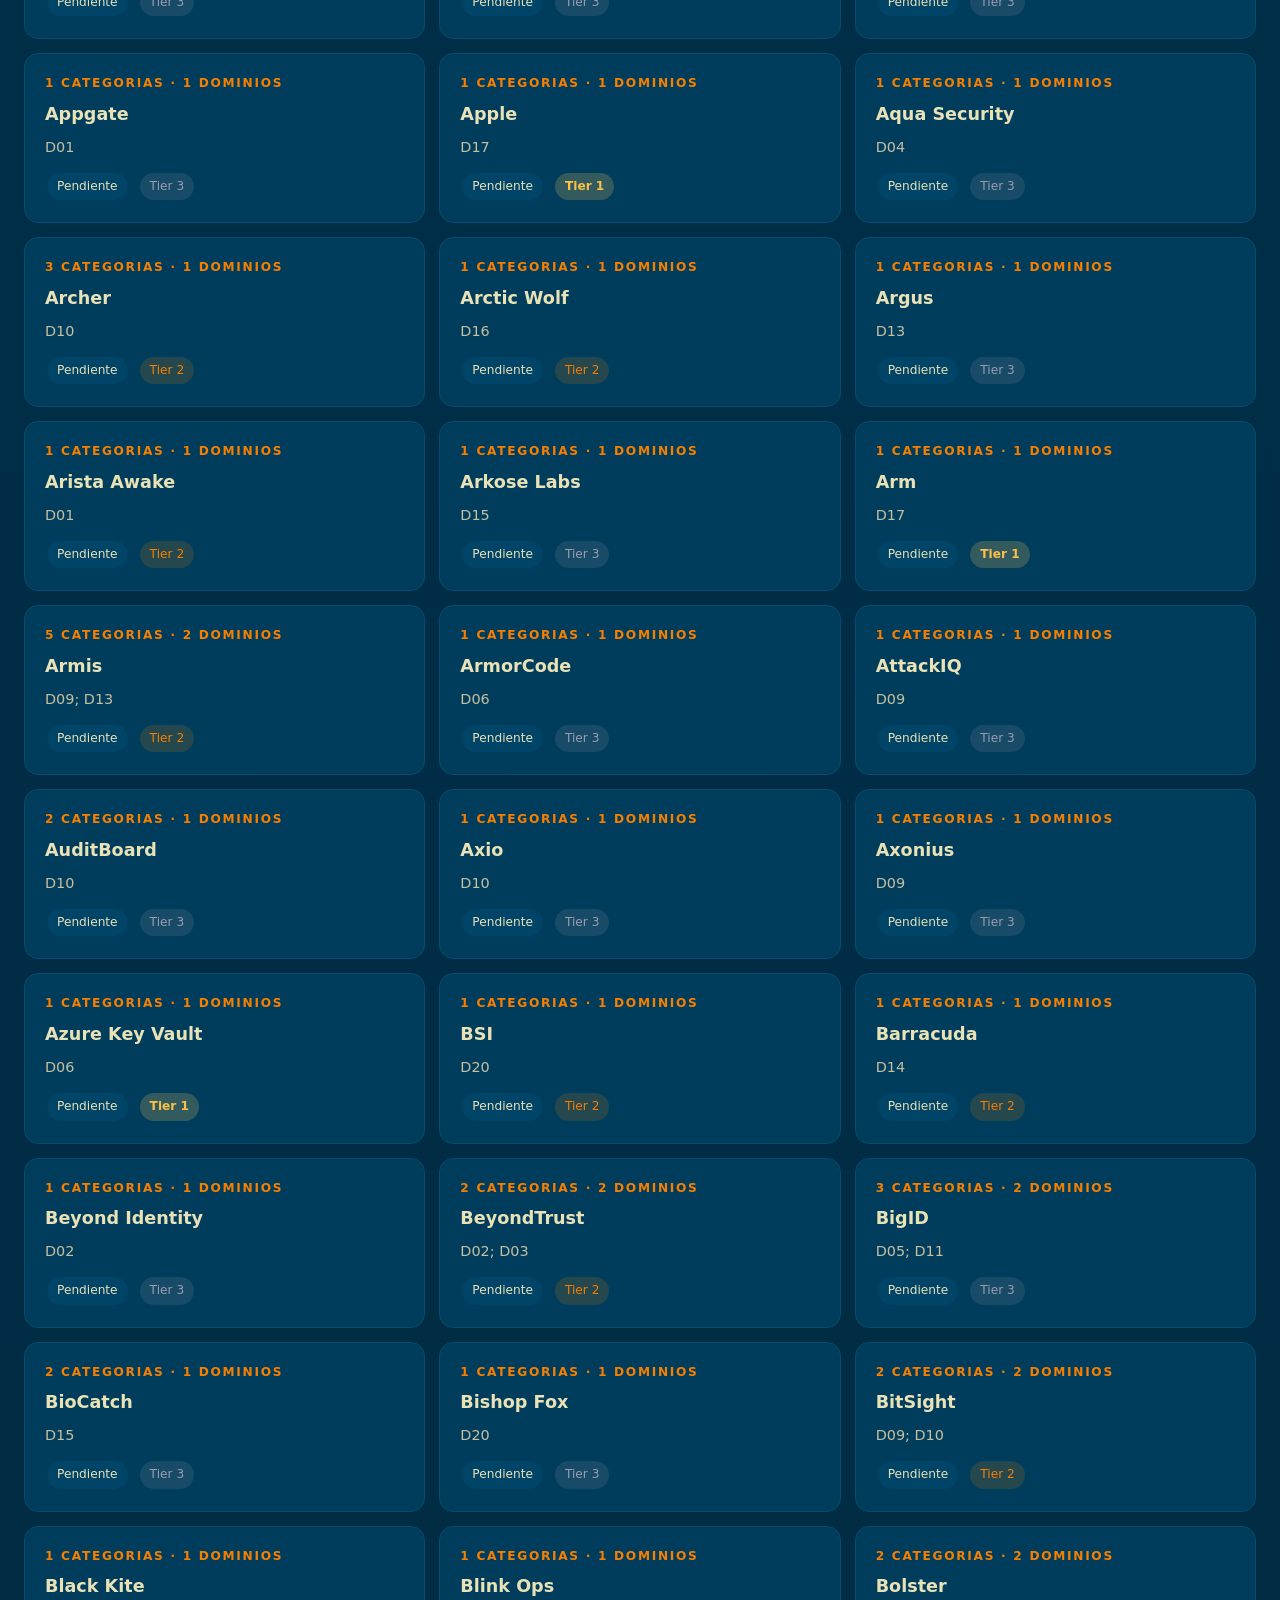
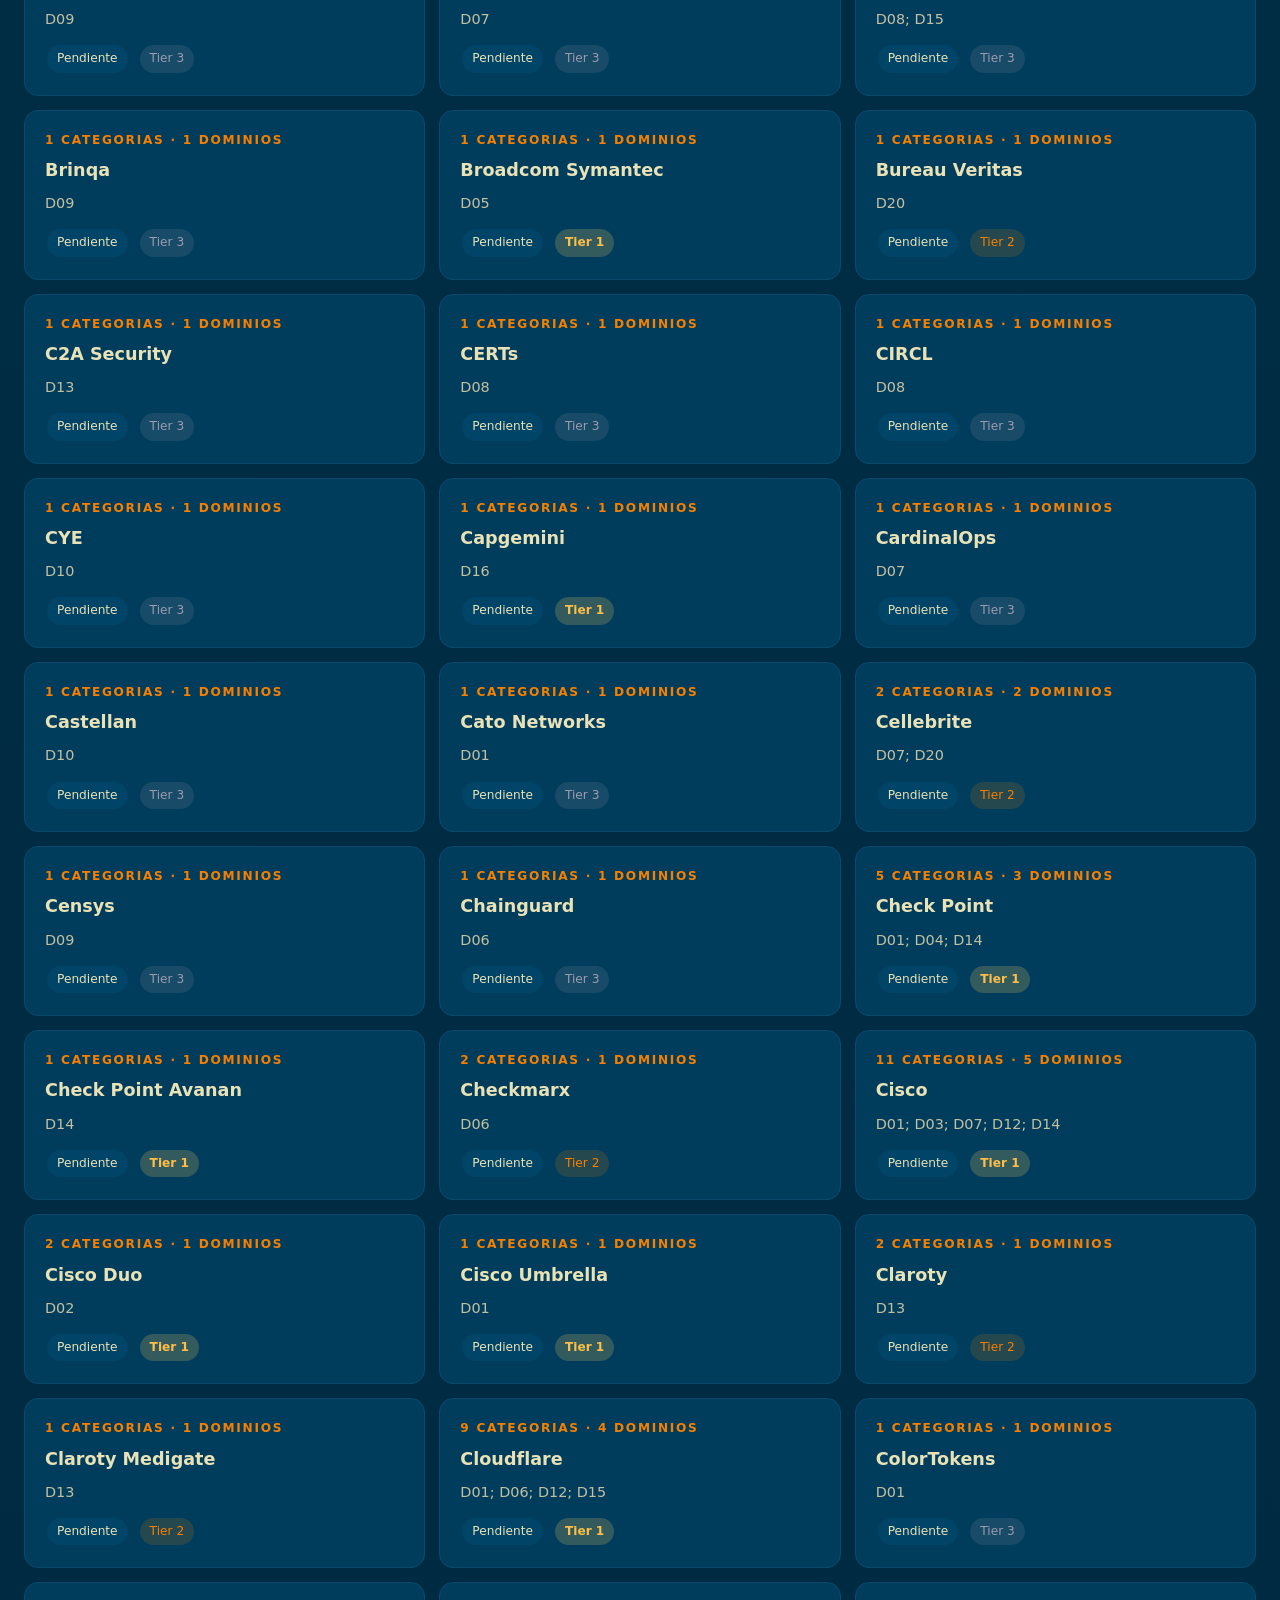
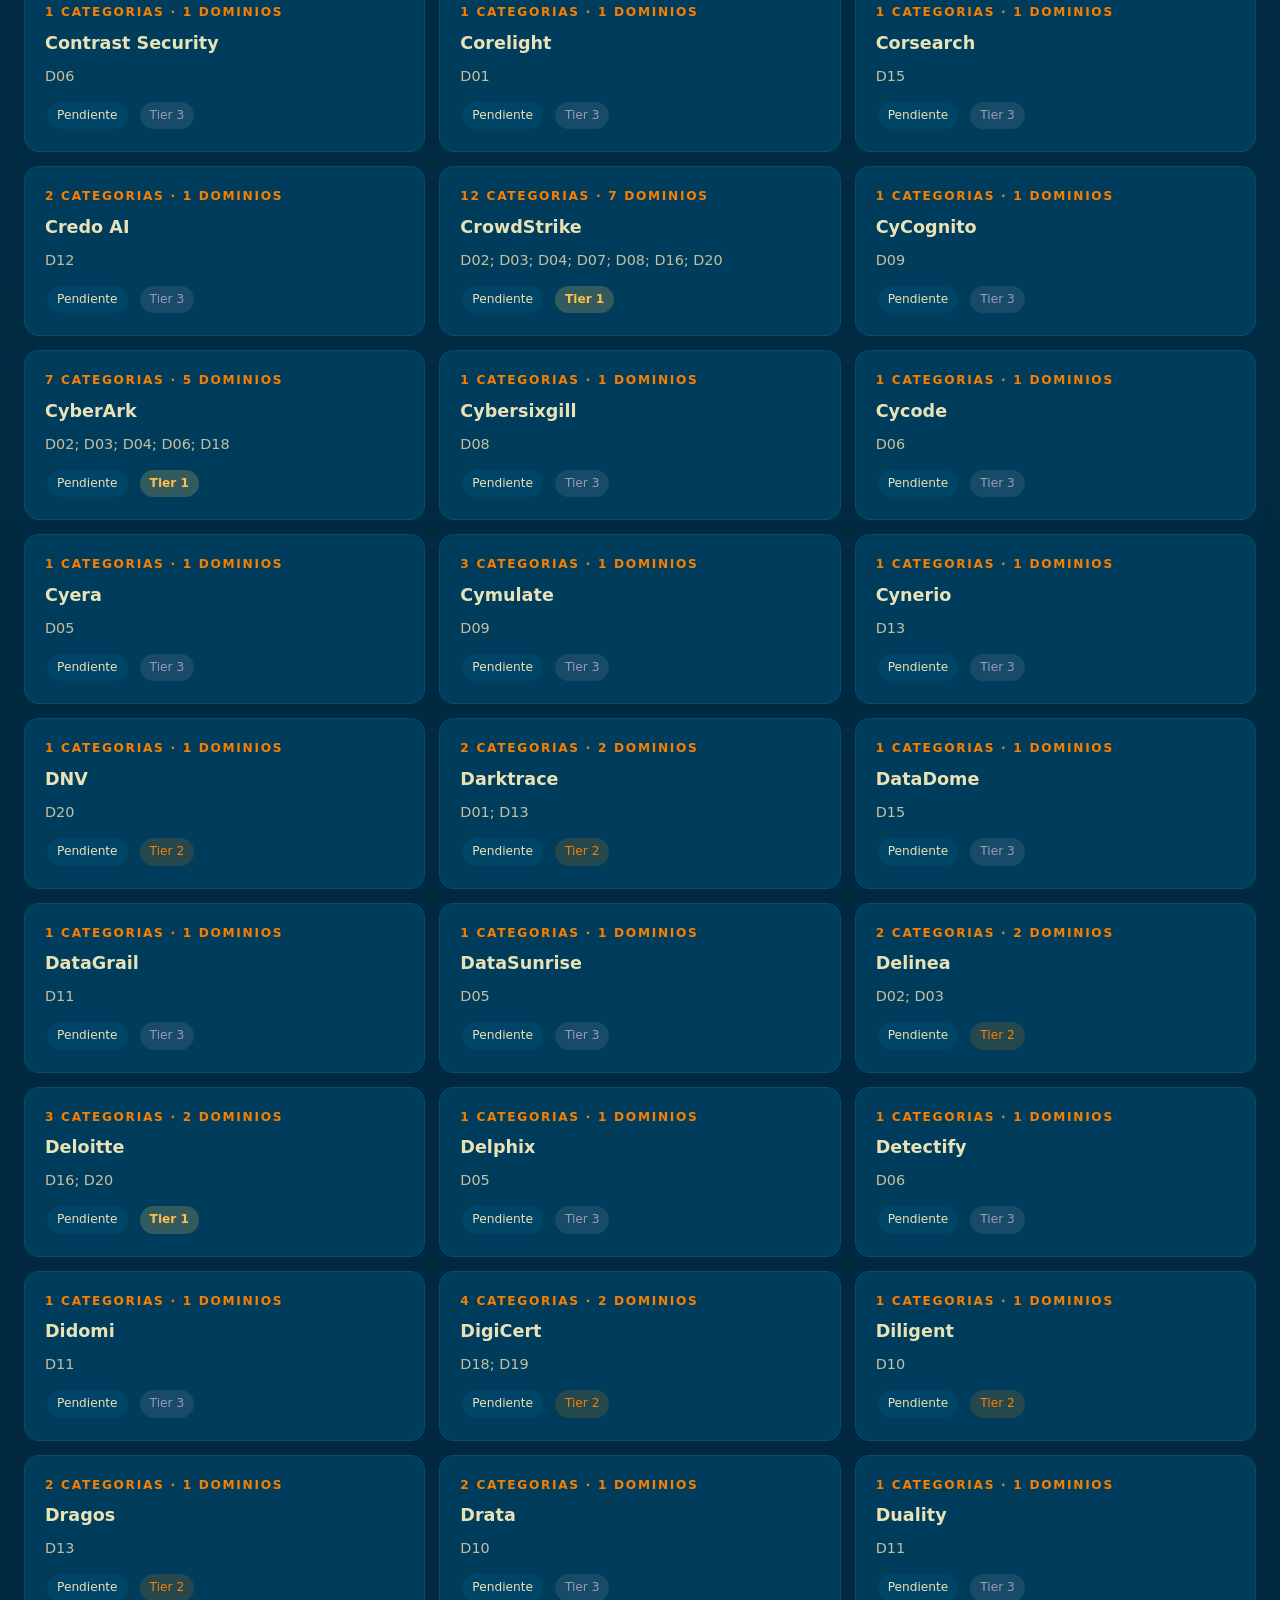
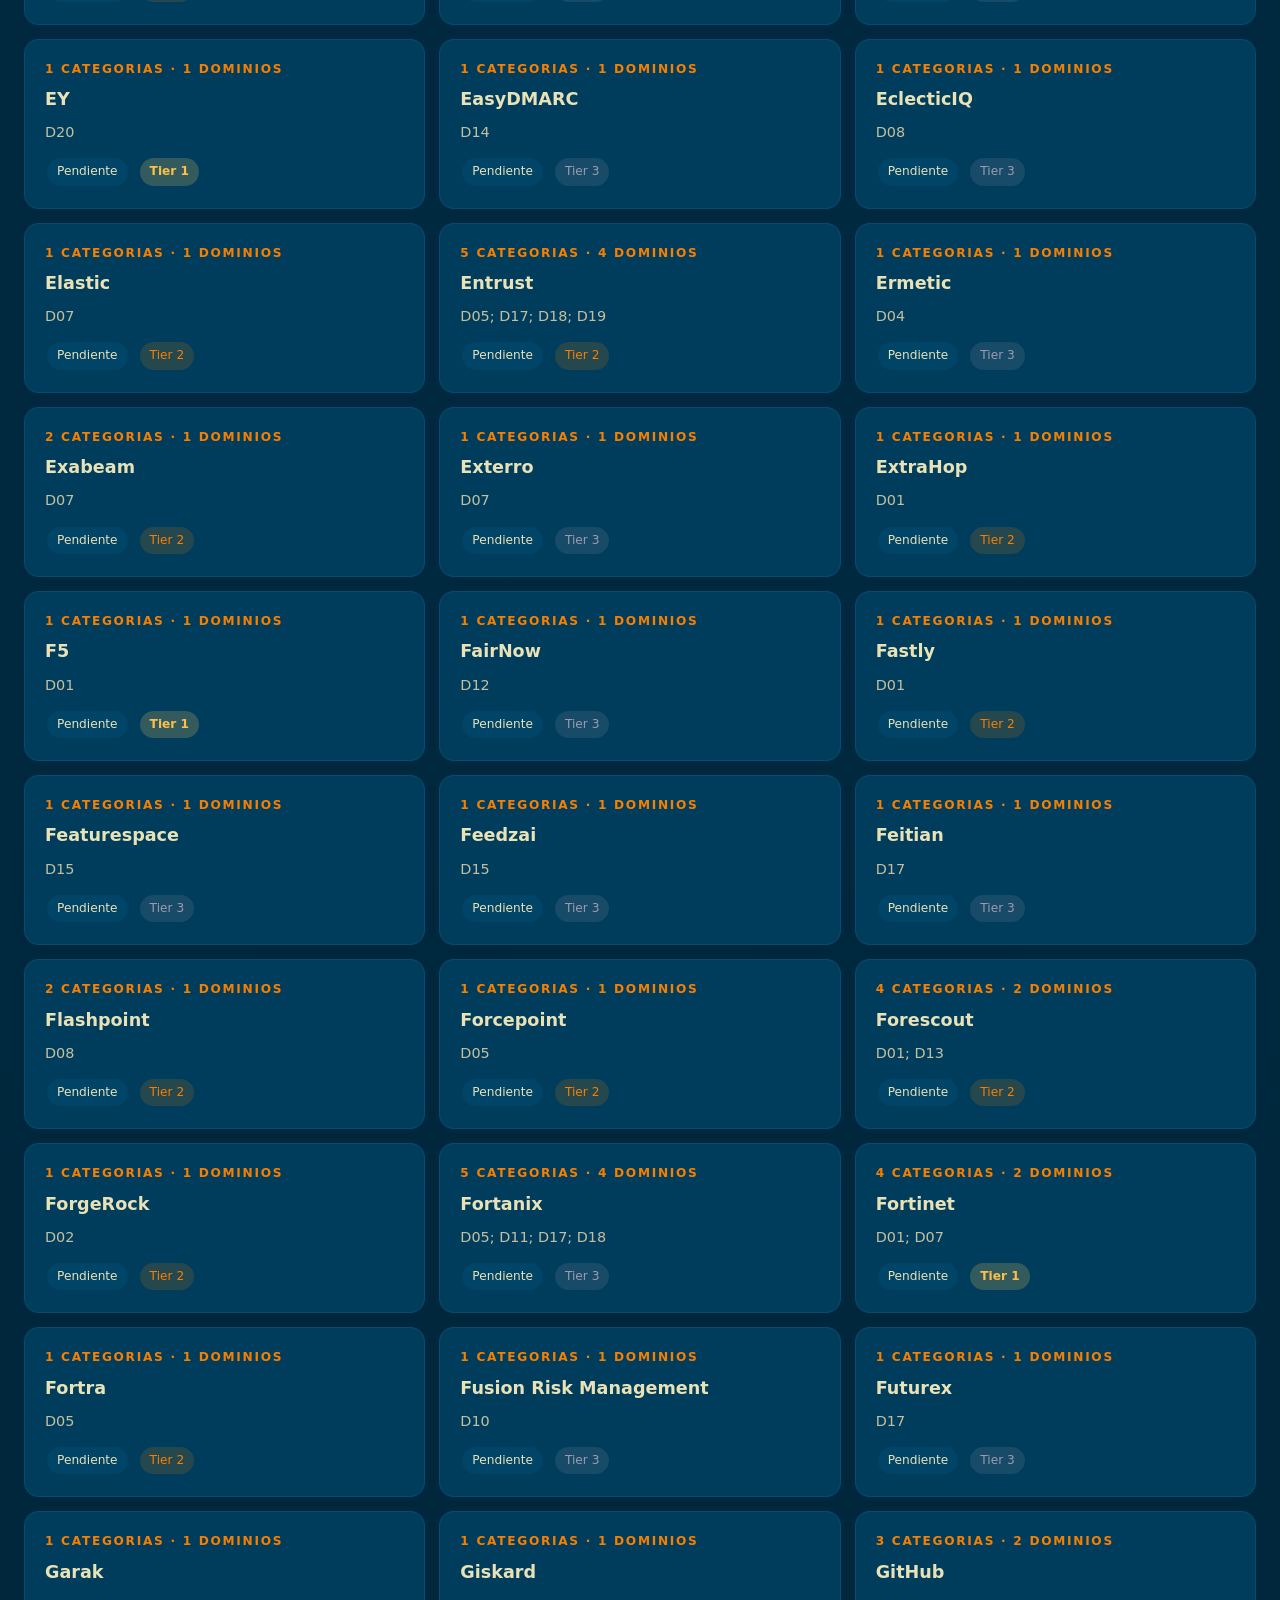
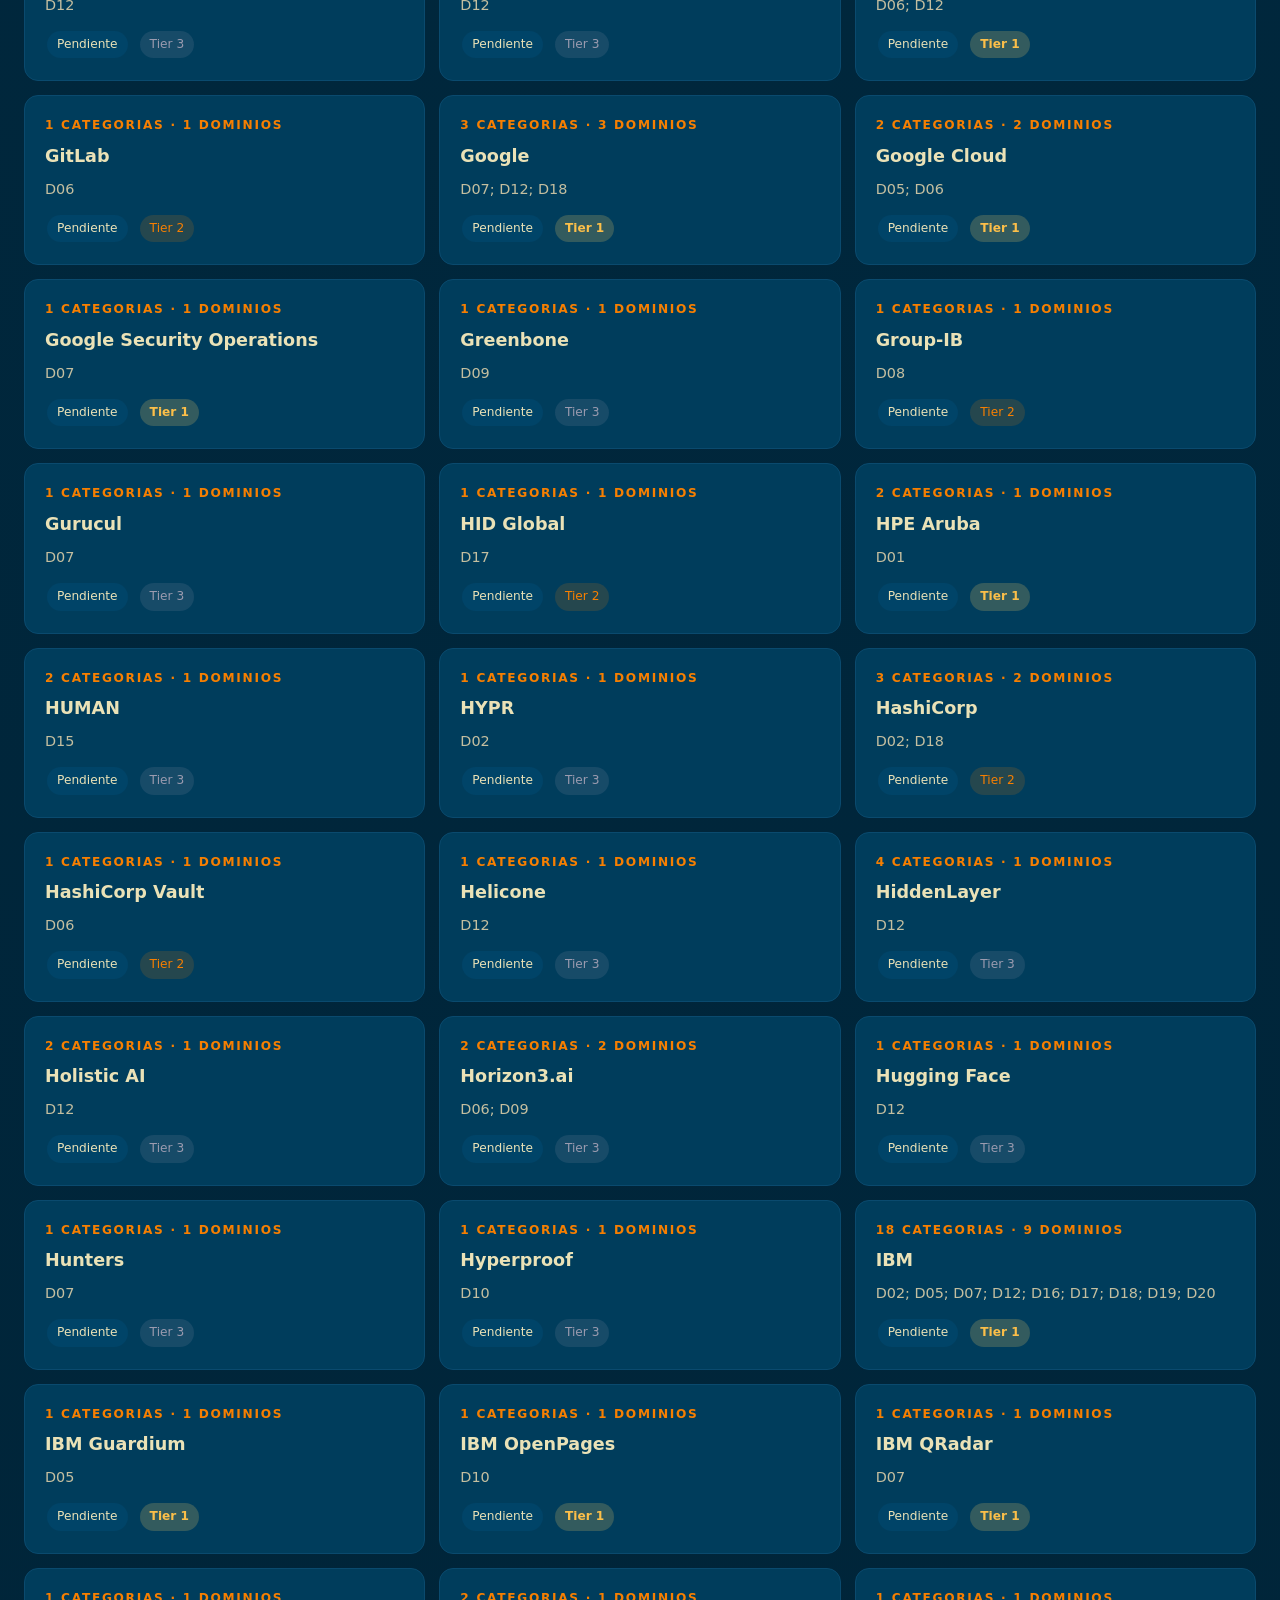
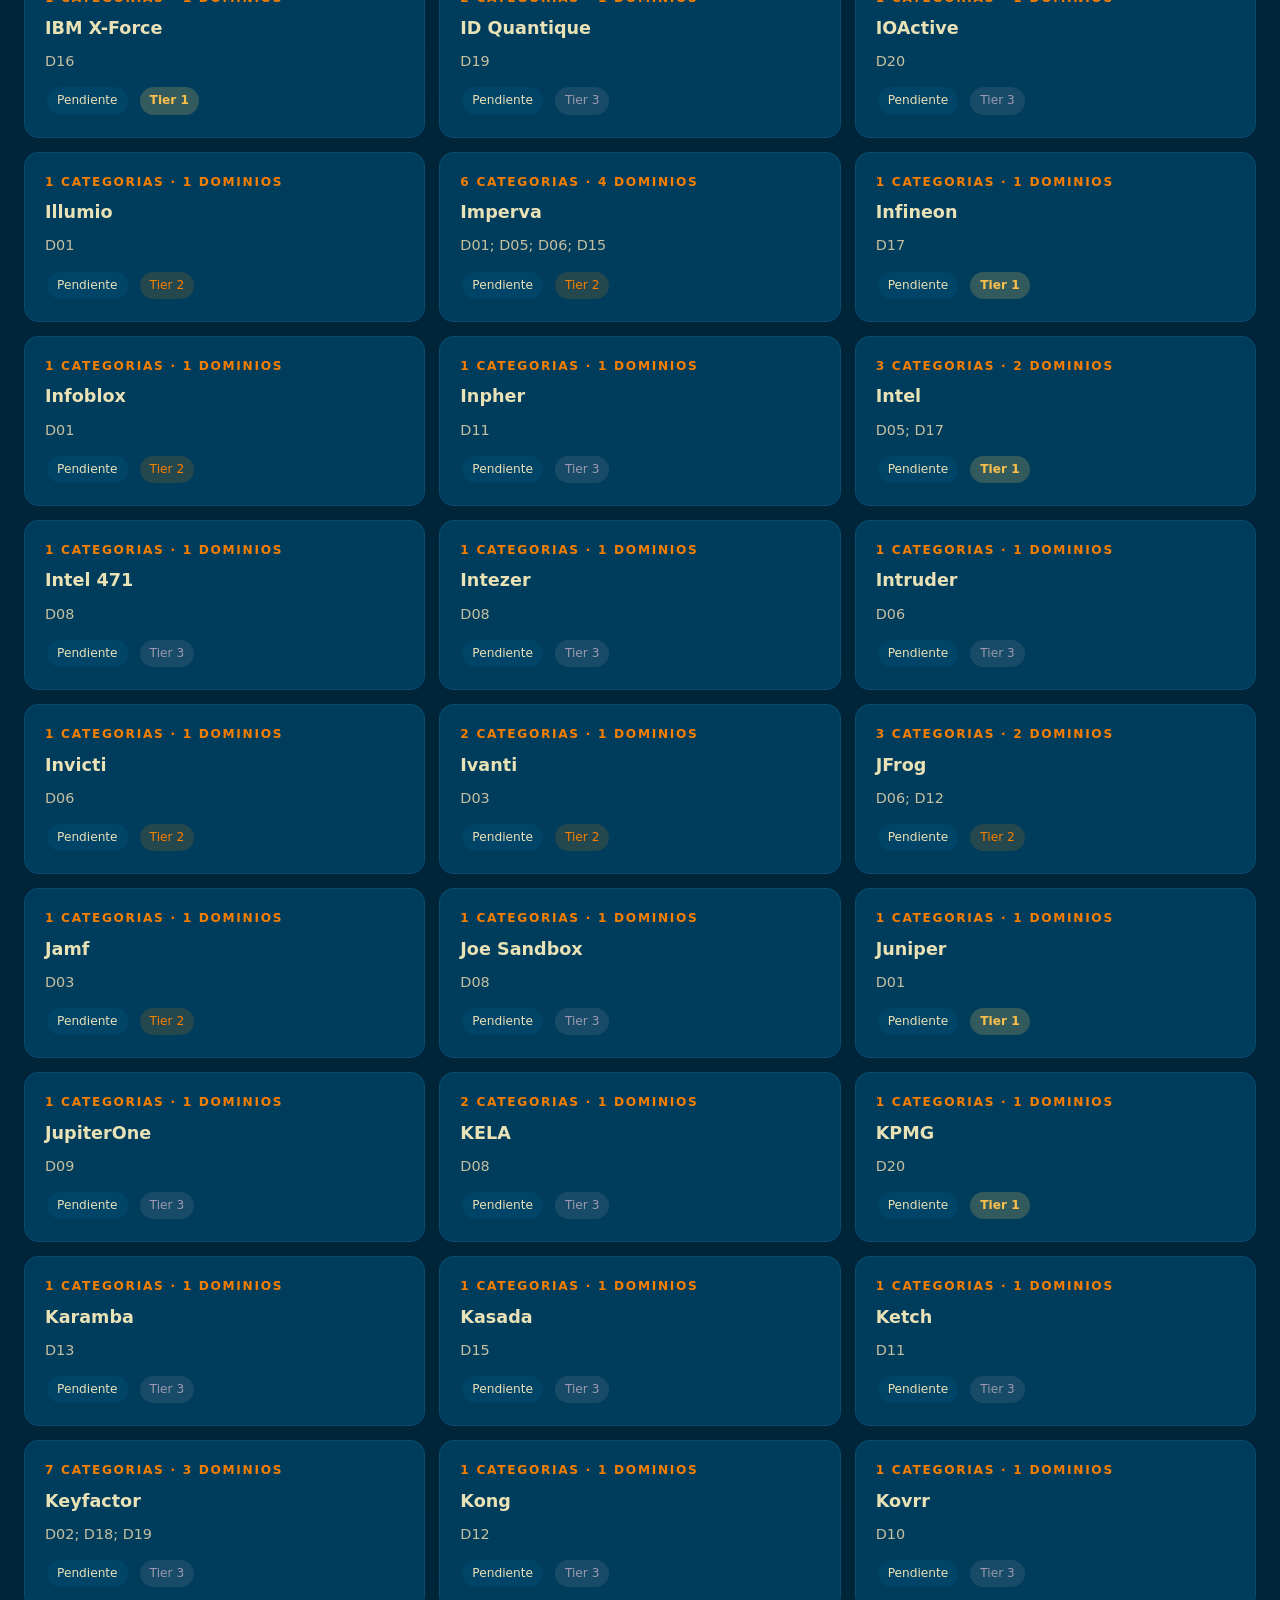
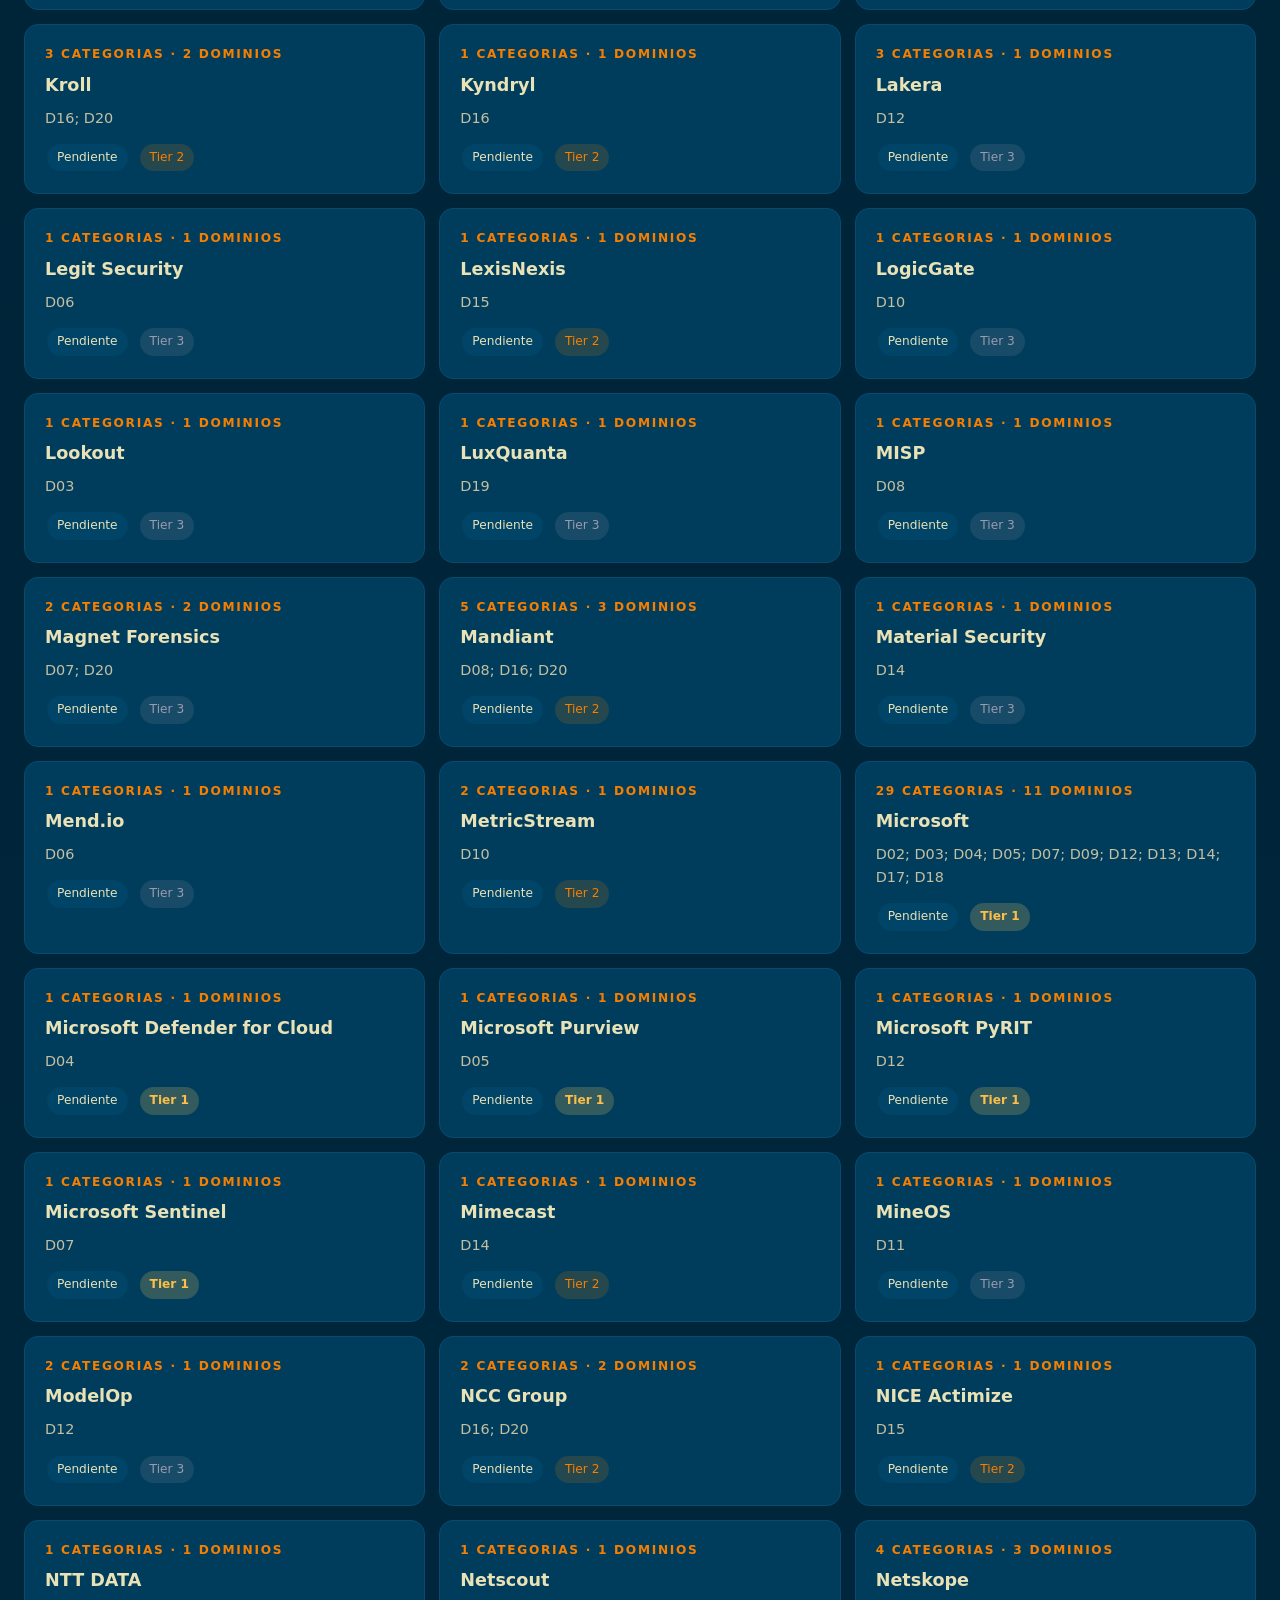
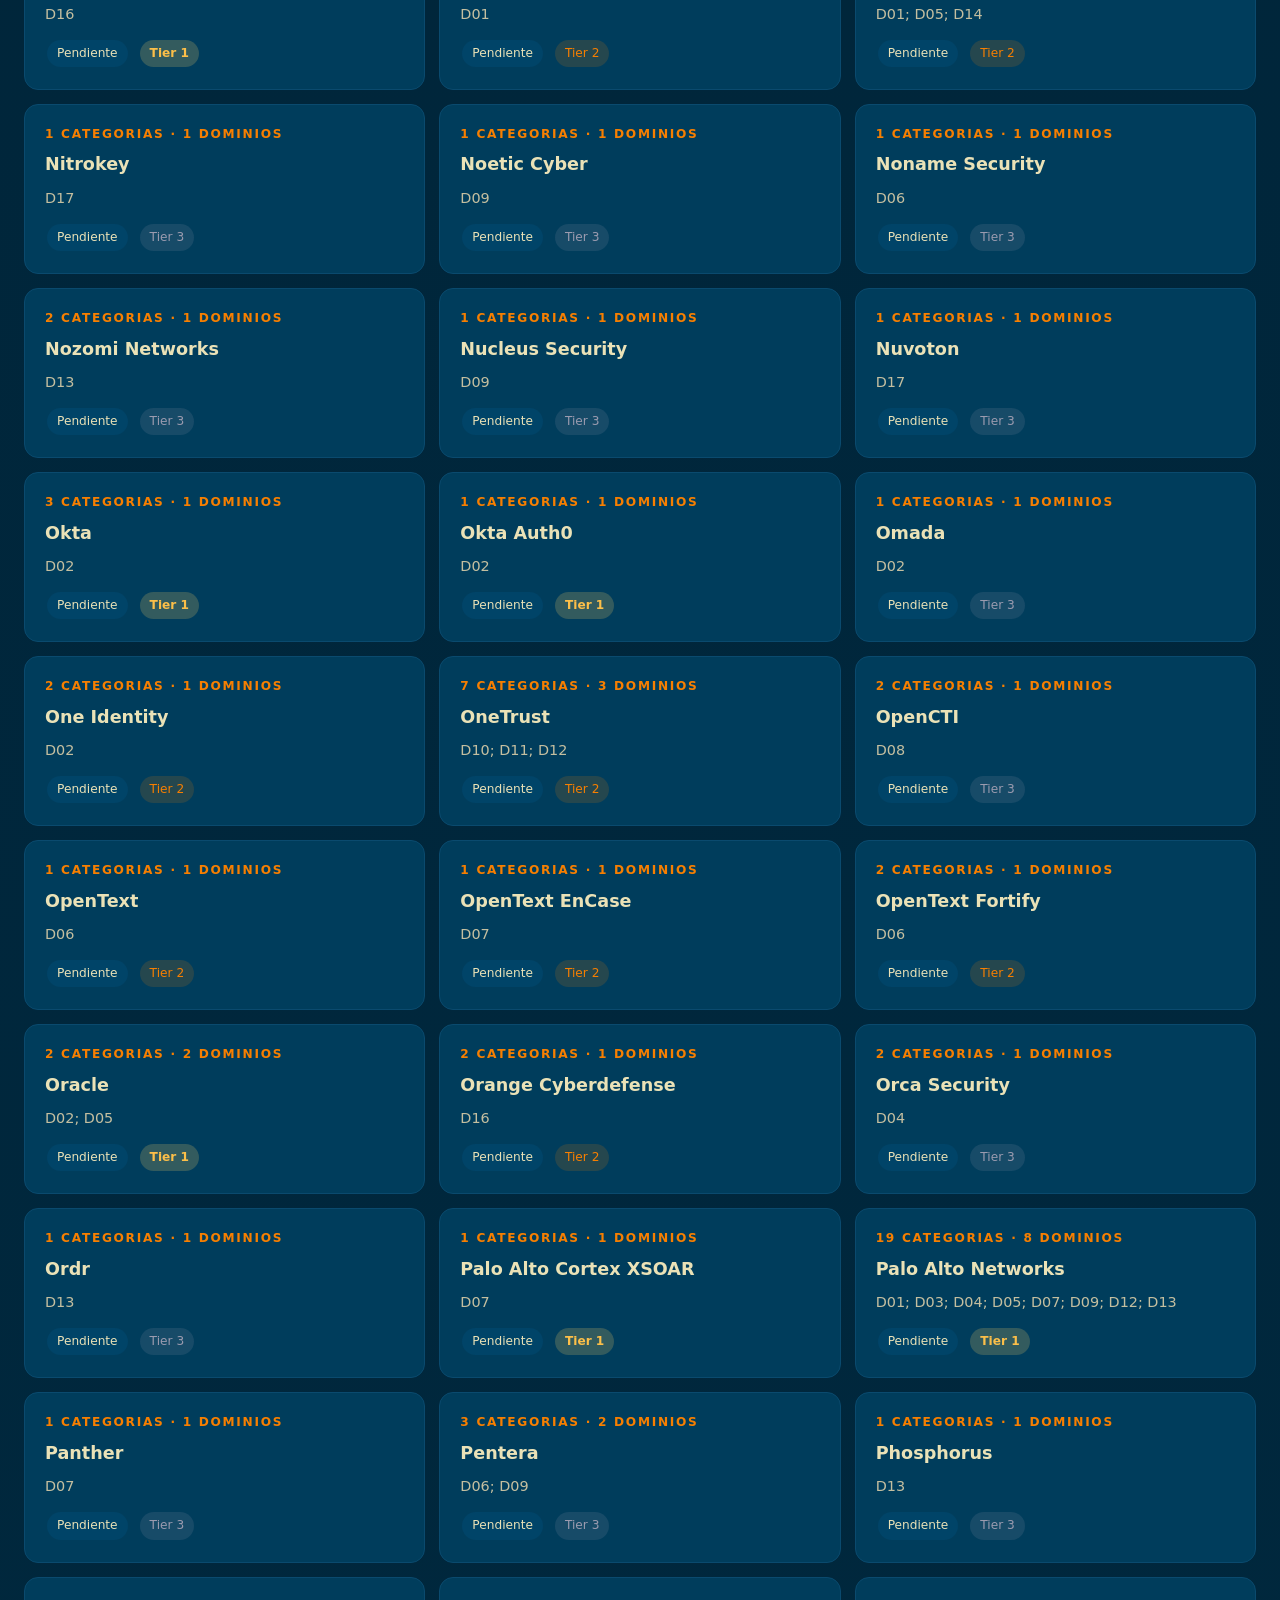
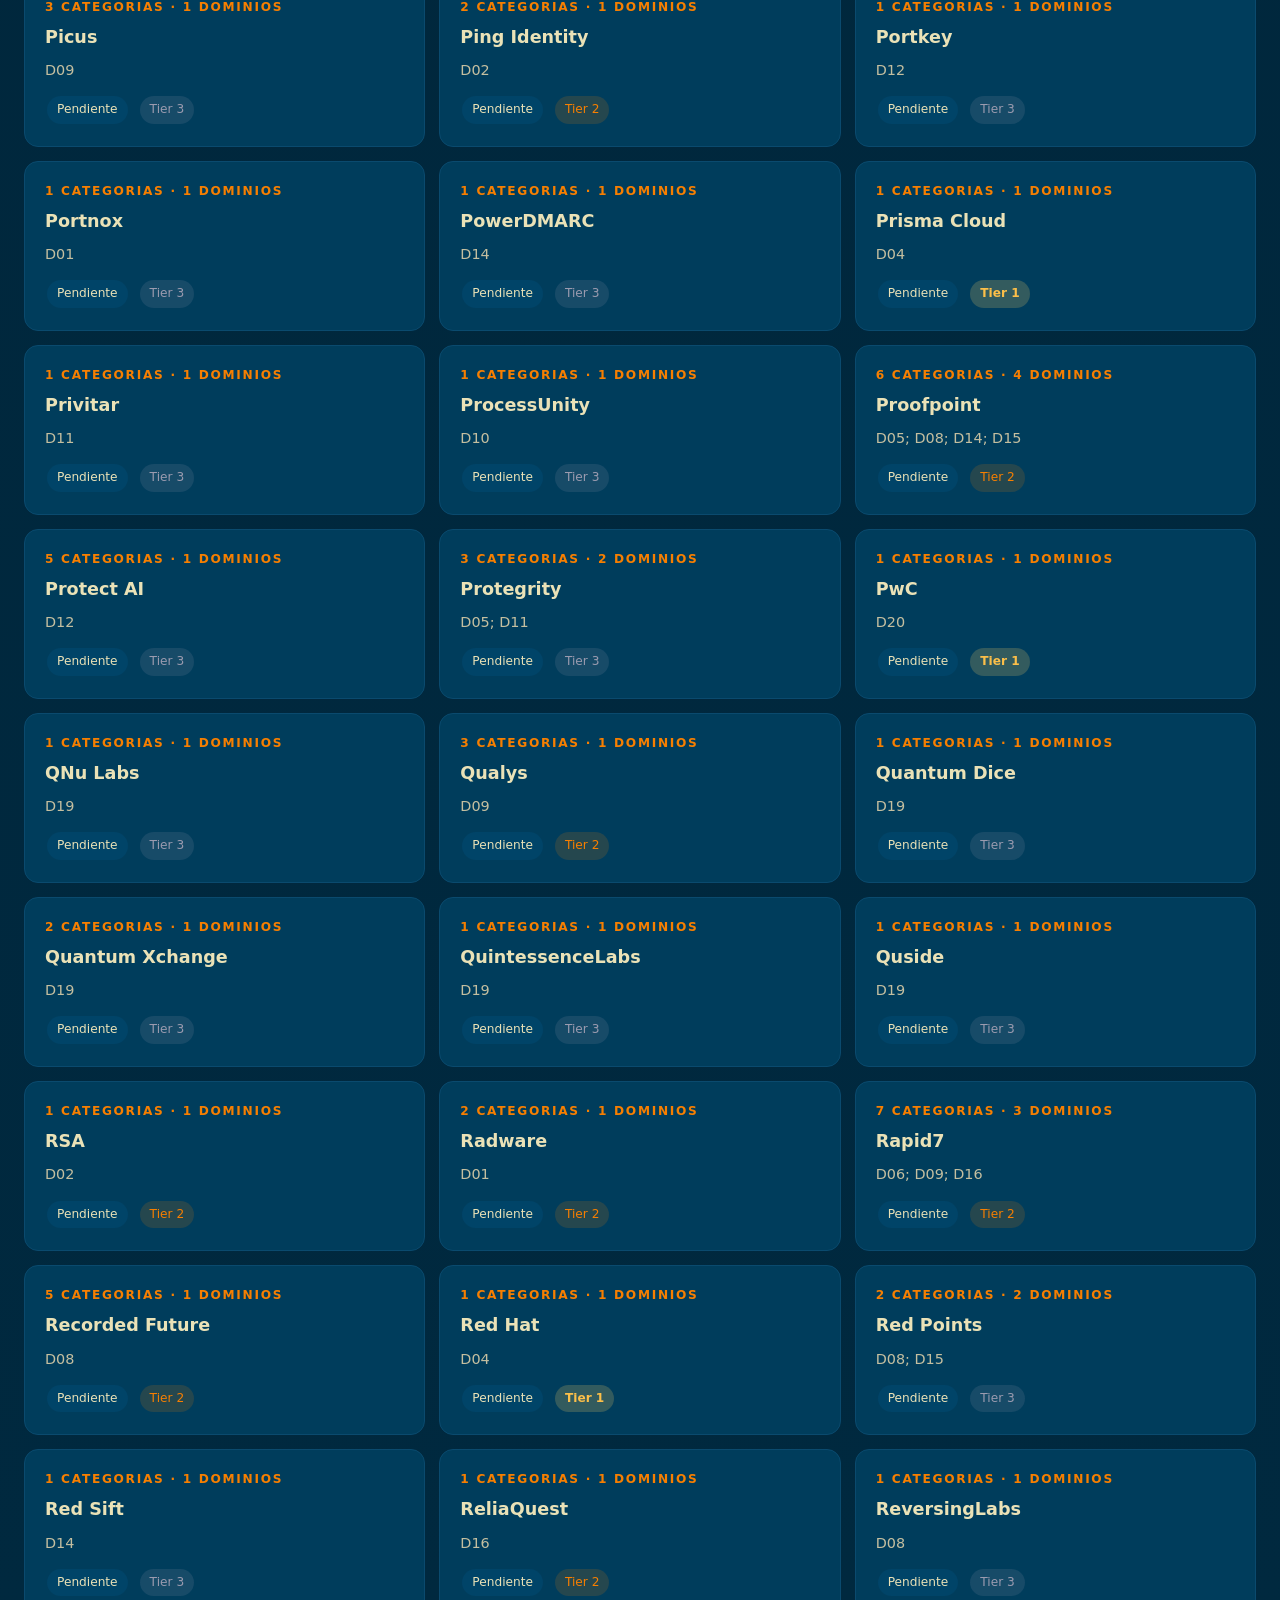
<file: providers.html>
<!DOCTYPE html>
<html lang="es">
<head>
  <meta charset="utf-8">
  <meta name="viewport" content="width=device-width, initial-scale=1">
  <meta name="description" content="343 proveedores de ciberseguridad mapeados por dominio y categorias">
  <link rel="icon" href="favicon.svg" type="image/svg+xml">
  <meta name="theme-color" content="#003049">
  <meta property="og:type" content="website">
  <meta property="og:site_name" content="CyberMatrix">
  <meta property="og:url" content="https://pedri77.github.io/cybersecurity-master-matrix/providers.html">
  <meta property="og:title" content="Proveedores — CyberMatrix">
  <meta property="og:description" content="343 proveedores de ciberseguridad mapeados por dominio y categorias">
  <link rel="canonical" href="https://pedri77.github.io/cybersecurity-master-matrix/providers.html">
  <title>Proveedores — CyberMatrix</title>
  <link rel="stylesheet" href="assets/styles.css">
</head>
<body>
  <div id="nav-slot"></div>

  <main class="page-content" id="main-content">
    <div class="container">

      <section class="hero">
        <div class="eyebrow">Proveedores</div>
        <h1>Proveedores de ciberseguridad</h1>
        <p>343 proveedores con su cobertura de categorias, dominios y estado de analisis.</p>
      </section>

      <section class="panel toolbar">
        <input id="search" type="search" placeholder="Buscar proveedor...">
        <select id="domain"></select>
        <select id="tier">
          <option value="">Todos los tiers</option>
          <option>Tier 1</option>
          <option>Tier 2</option>
          <option>Tier 3</option>
        </select>
      </section>

      <div class="section-header">
        <h2>Todos los proveedores</h2>
        <span id="resultCount" class="result-count"></span>
      </div>

      <div id="content" class="grid"></div>

    </div>
  </main>

  <div id="footer-slot"></div>

  <script src="assets/data.js"></script>
  <script>
    async function init() {
      try {
      const db = await loadDB();
      document.getElementById('nav-slot').innerHTML = renderNav('providers');
      document.getElementById('footer-slot').innerHTML = renderFooter();

      const searchEl = document.getElementById('search');
      const domainEl = document.getElementById('domain');
      const tierEl = document.getElementById('tier');

      fillDomainSelect(db, domainEl);

      function render() {
        const q = searchEl.value.toLowerCase().trim();
        const d = domainEl.value;
        const tier = tierEl.value;

        let items = db.providers;
        if (tier) items = items.filter(p => p.Tier === tier);
        if (d) {
          items = items.filter(p =>
            String(p.Dominios).split(';').map(s => s.trim()).includes(d)
          );
        }
        if (q) {
          items = items.filter(p =>
            Object.values(p).join(' ').toLowerCase().includes(q)
          );
        }

        document.getElementById('resultCount').textContent = `${items.length} proveedores`;

        document.getElementById('content').innerHTML = items.length
          ? items.map(p => {
              const slug = slugify(p.Proveedor);
              const catCount = p['N.º categorías'];
              const domCount = p['N.º dominios'];
              return `
                <a class="card" href="provider.html#${slug}">
                  <div class="eyebrow">${catCount} categorias · ${domCount} dominios</div>
                  <h3>${esc(p.Proveedor)}</h3>
                  <p>${esc(p.Dominios)}</p>
                  <div class="card-meta">
                    <span class="badge">${esc(p['Estado análisis'])}</span>
                    ${p.Tier ? tierBadge(p.Tier) : ''}
                  </div>
                </a>`;
            }).join('')
          : '<div class="empty">No hay resultados.</div>';
      }

      searchEl.addEventListener('input', render);
      domainEl.addEventListener('change', render);
      tierEl.addEventListener('change', render);
      render();
      } catch (err) {
        console.error('Init error:', err);
        document.getElementById('content')?.classList.remove('loading');
        alert('Error loading data: ' + err.message);
      }
    }
    init();
  </script>
</body>
</html>
</file>
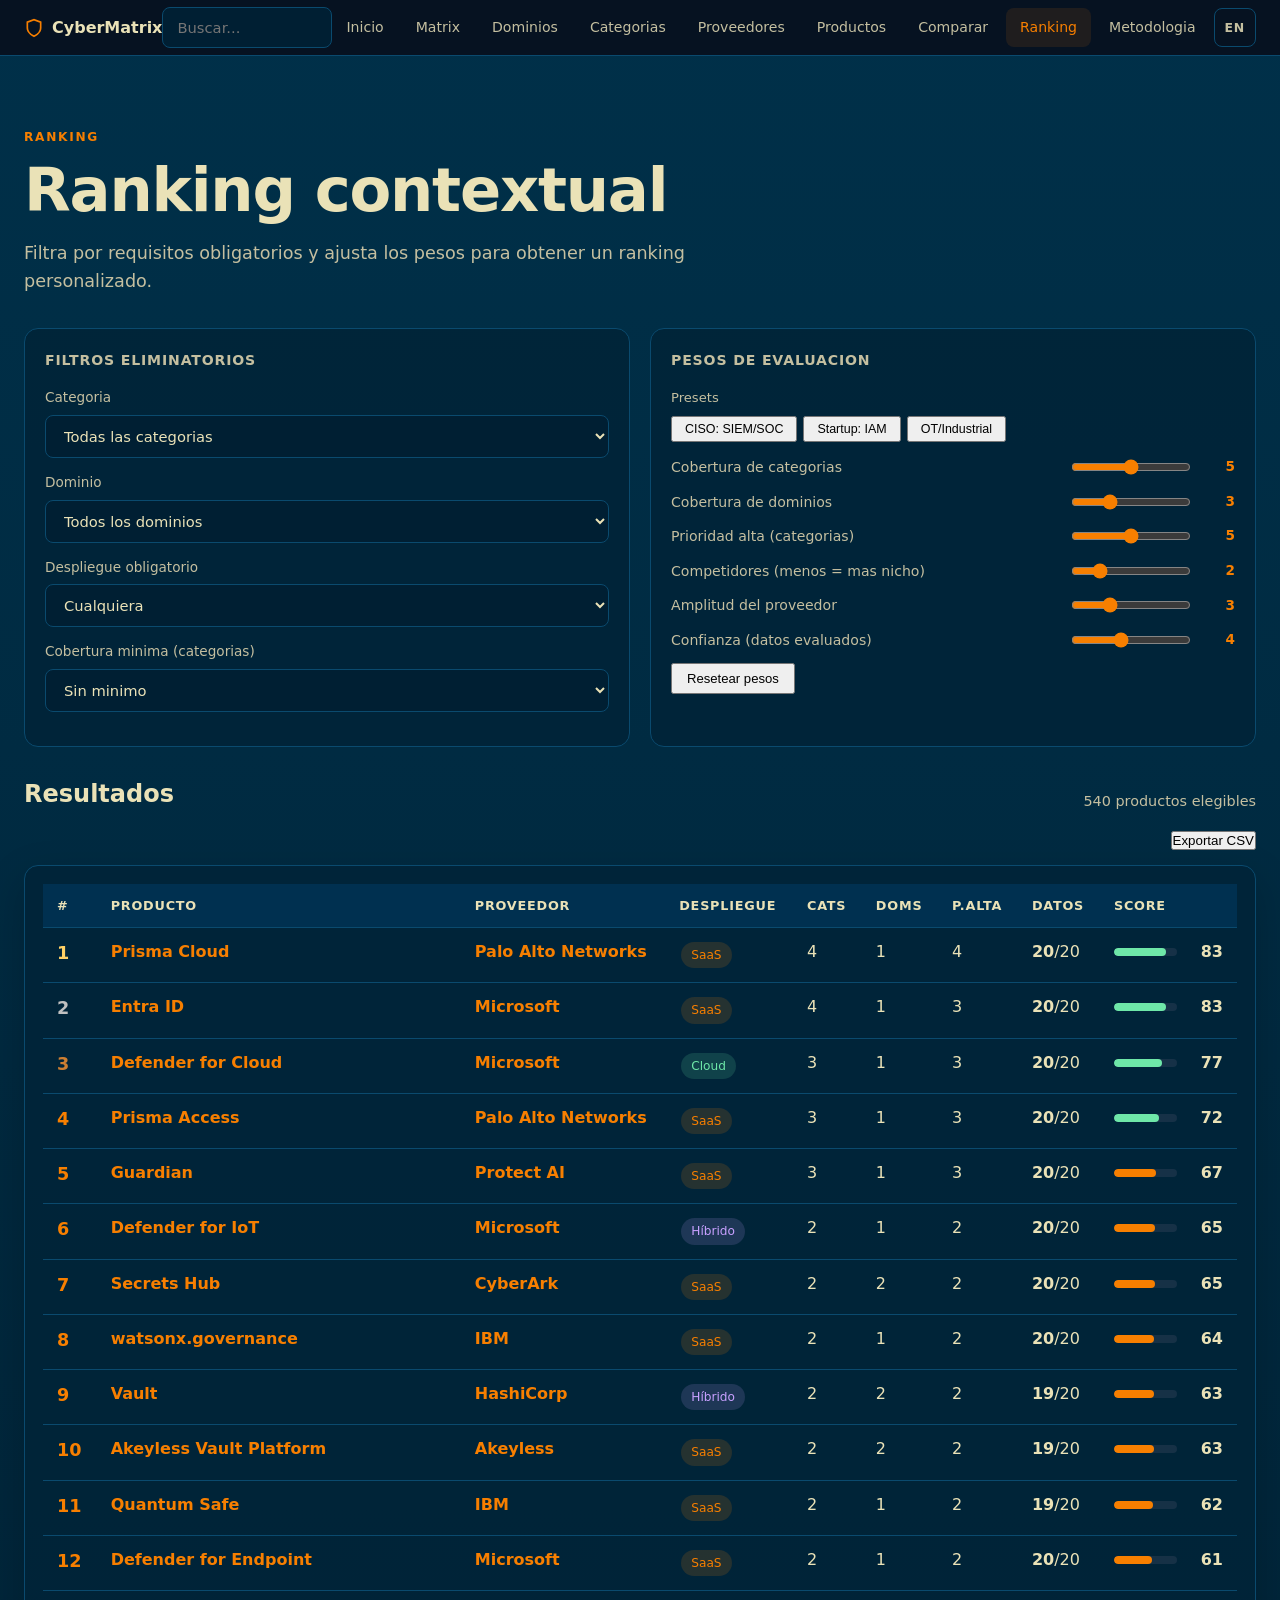
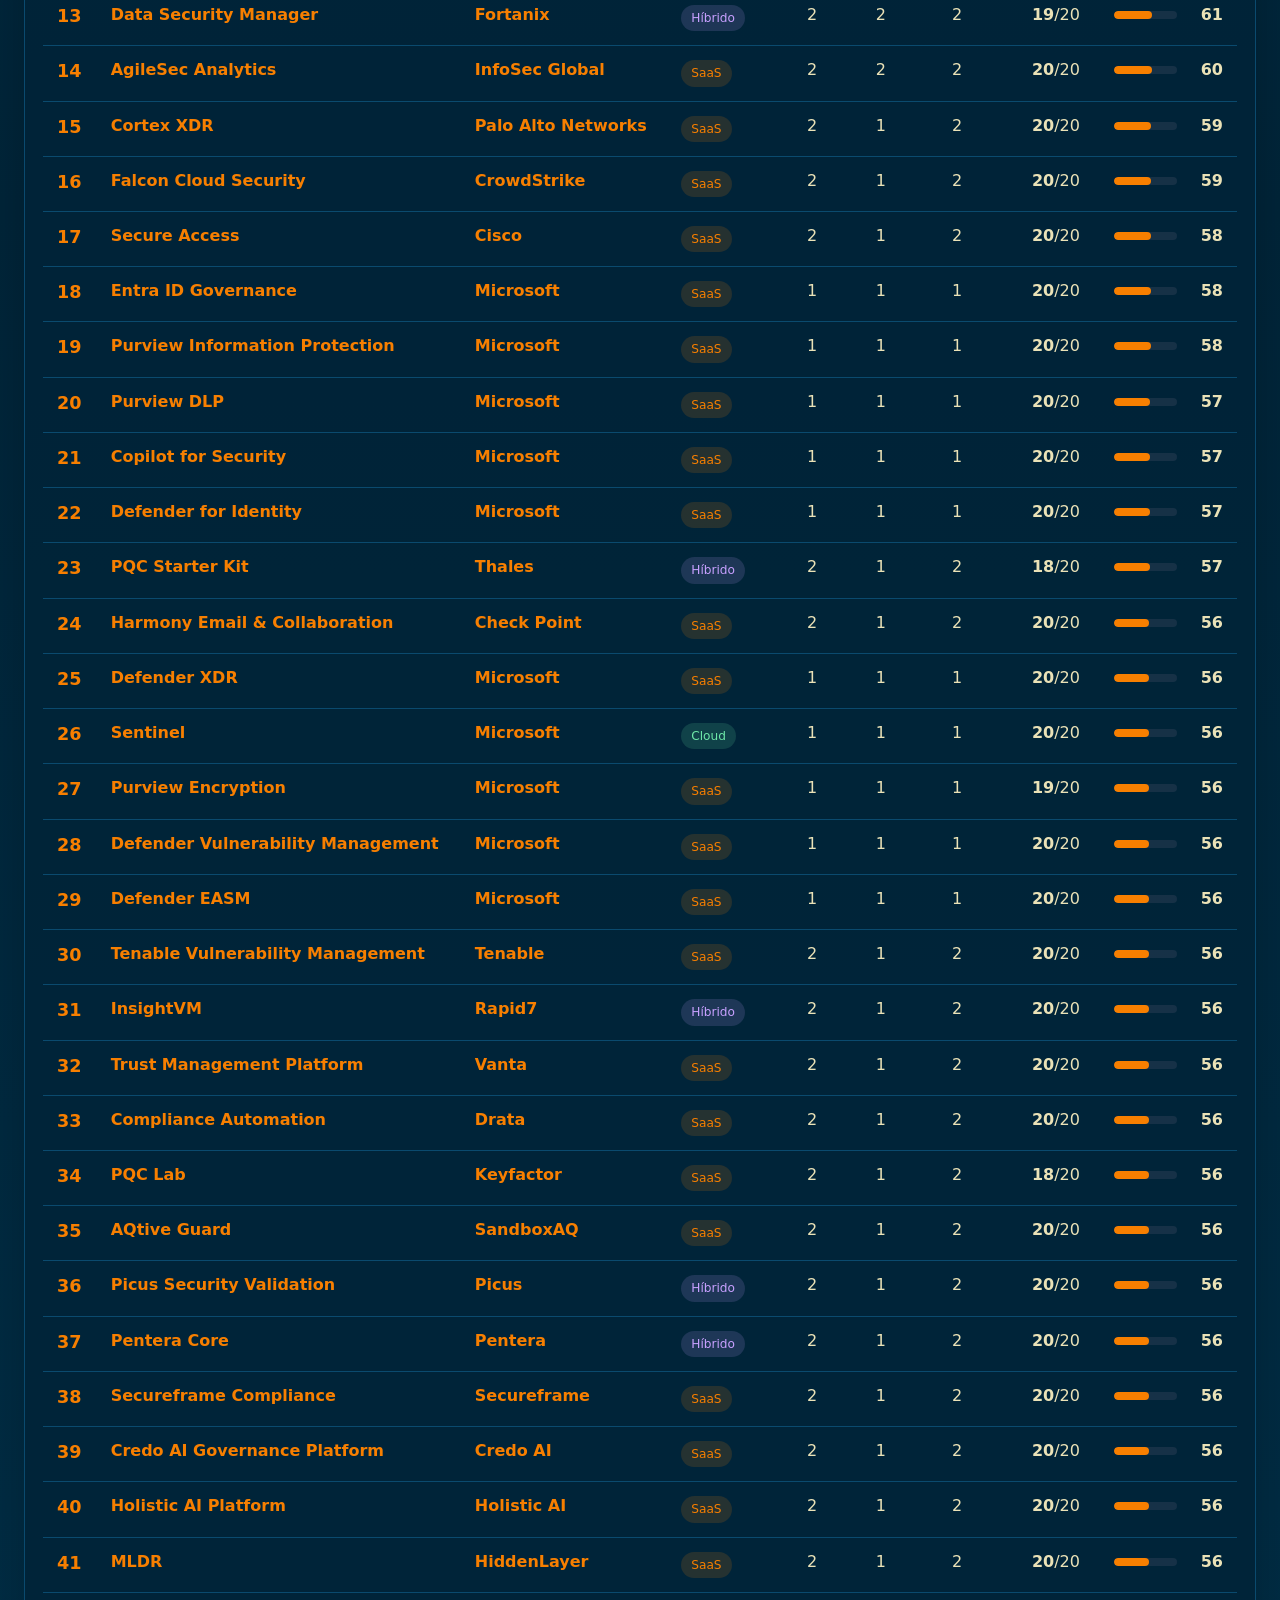
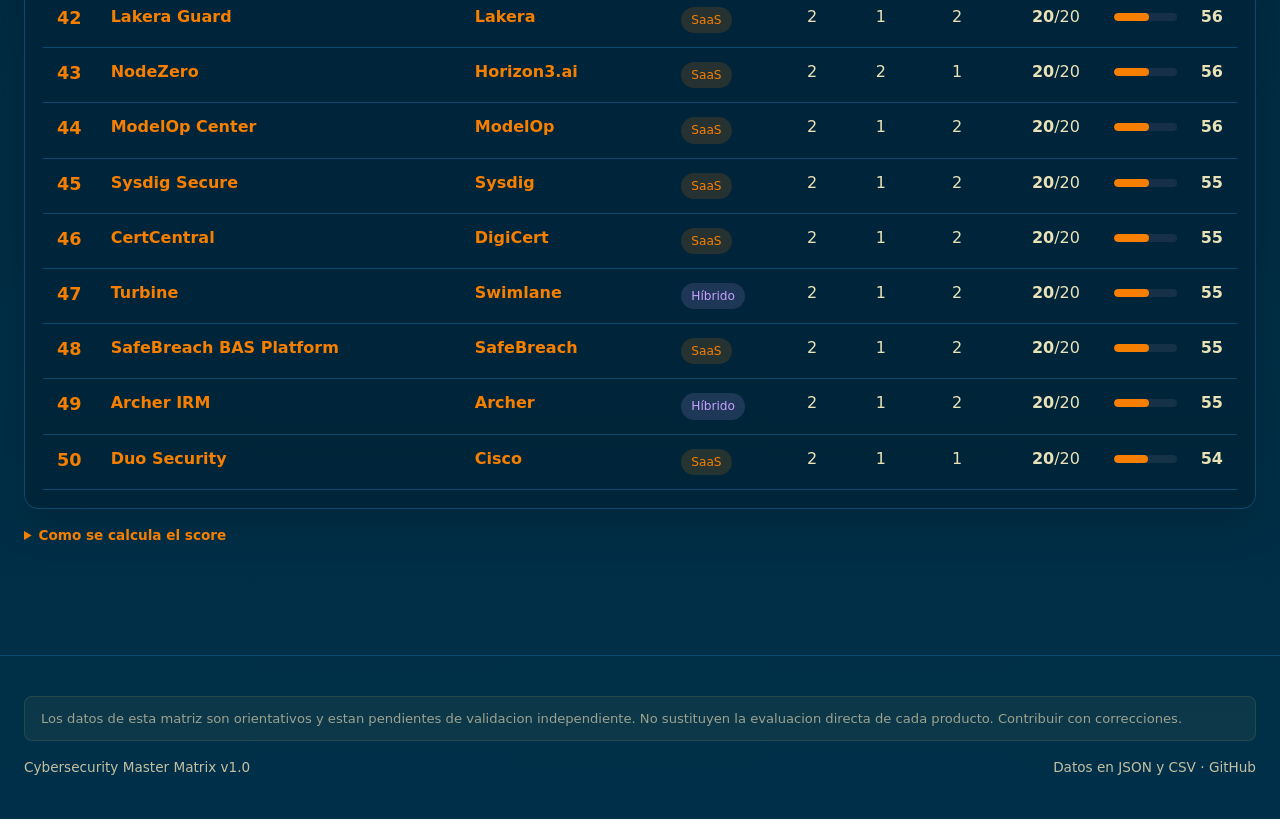
<file: ranking.html>
<!DOCTYPE html>
<html lang="es">
<head>
  <meta charset="utf-8">
  <meta name="viewport" content="width=device-width, initial-scale=1">
  <meta name="description" content="Ranking contextual de productos de ciberseguridad con filtros y pesos ajustables">
  <link rel="icon" href="favicon.svg" type="image/svg+xml">
  <meta name="theme-color" content="#003049">
  <meta property="og:type" content="website">
  <meta property="og:site_name" content="CyberMatrix">
  <meta property="og:url" content="https://pedri77.github.io/cybersecurity-master-matrix/ranking.html">
  <meta property="og:title" content="Ranking — CyberMatrix">
  <meta property="og:description" content="Ranking contextual de productos de ciberseguridad con filtros y pesos ajustables">
  <link rel="canonical" href="https://pedri77.github.io/cybersecurity-master-matrix/ranking.html">
  <title>Ranking — CyberMatrix</title>
  <link rel="stylesheet" href="assets/styles.css">
</head>
<body>
  <div id="nav-slot"></div>

  <main class="page-content" id="main-content">
    <div class="container">

      <section class="hero">
        <div class="eyebrow">Ranking</div>
        <h1>Ranking contextual</h1>
        <p>Filtra por requisitos obligatorios y ajusta los pesos para obtener un ranking personalizado.</p>
      </section>

      <div class="ranking-controls">
        <!-- Filters -->
        <div class="ranking-filters">
          <h3>Filtros eliminatorios</h3>

          <div class="filter-group">
            <label>Categoria</label>
            <select id="f-category">
              <option value="">Todas las categorias</option>
            </select>
          </div>

          <div class="filter-group">
            <label>Dominio</label>
            <select id="f-domain"></select>
          </div>

          <div class="filter-group">
            <label>Despliegue obligatorio</label>
            <select id="f-deploy">
              <option value="">Cualquiera</option>
              <option value="SaaS">SaaS</option>
              <option value="On-prem">On-prem</option>
              <option value="Híbrido">Hibrido</option>
              <option value="Cloud">Cloud</option>
              <option value="Appliance">Appliance</option>
            </select>
          </div>

          <div class="filter-group">
            <label>Cobertura minima (categorias)</label>
            <select id="f-min-cats">
              <option value="0">Sin minimo</option>
              <option value="2">2+</option>
              <option value="3">3+</option>
              <option value="5">5+</option>
              <option value="8">8+</option>
            </select>
          </div>
        </div>

        <!-- Weights -->
        <div class="ranking-weights">
          <h3>Pesos de evaluacion</h3>

          <div style="margin-bottom:14px;">
            <label style="font-size:0.82rem;color:var(--text-secondary);display:block;margin-bottom:8px;">Presets</label>
            <div style="display:flex;gap:6px;flex-wrap:wrap;">
              <button class="btn" style="font-size:0.78rem;padding:4px 12px;" onclick="applyPreset('ciso-siem')">CISO: SIEM/SOC</button>
              <button class="btn" style="font-size:0.78rem;padding:4px 12px;" onclick="applyPreset('startup-iam')">Startup: IAM</button>
              <button class="btn" style="font-size:0.78rem;padding:4px 12px;" onclick="applyPreset('ot-industrial')">OT/Industrial</button>
            </div>
          </div>

          <div class="weight-row">
            <label title="Cuantas categorias tecnologicas cubre el producto. Mas categorias = solucion mas completa.">Cobertura de categorias</label>
            <input type="range" id="w-cats" min="0" max="10" value="5">
            <span class="weight-val" id="wv-cats">5</span>
          </div>

          <div class="weight-row">
            <label title="En cuantos dominios de seguridad opera el proveedor (red, identidad, cloud, etc.).">Cobertura de dominios</label>
            <input type="range" id="w-doms" min="0" max="10" value="3">
            <span class="weight-val" id="wv-doms">3</span>
          </div>

          <div class="weight-row">
            <label title="Cuantas categorias de prioridad Alta cubre. Alta = evaluadas por Gartner MQ o Market Guide.">Prioridad alta (categorias)</label>
            <input type="range" id="w-priority" min="0" max="10" value="5">
            <span class="weight-val" id="wv-priority">5</span>
          </div>

          <div class="weight-row">
            <label title="Menos competidores directos = producto mas especializado/nicho. Invertido: menor competencia = mayor score.">Competidores (menos = mas nicho)</label>
            <input type="range" id="w-niche" min="0" max="10" value="2">
            <span class="weight-val" id="wv-niche">2</span>
          </div>

          <div class="weight-row">
            <label title="Total de categorias del proveedor (no solo este producto). Mide la amplitud del ecosistema del fabricante.">Amplitud del proveedor</label>
            <input type="range" id="w-provider" min="0" max="10" value="3">
            <span class="weight-val" id="wv-provider">3</span>
          </div>

          <div class="weight-row">
            <label title="Cuantas de las 20 capacidades de evaluacion tienen datos verificados. Mas datos = mayor confianza en la evaluacion.">Confianza (datos evaluados)</label>
            <input type="range" id="w-confidence" min="0" max="10" value="4">
            <span class="weight-val" id="wv-confidence">4</span>
          </div>

          <div style="margin-top:12px">
            <button class="btn" id="btn-reset-weights" style="font-size:0.82rem;padding:6px 14px;">Resetear pesos</button>
          </div>
        </div>
      </div>

      <div class="section-header">
        <h2>Resultados</h2>
        <span id="resultCount" class="result-count"></span>
      </div>

      <div id="ranking"></div>

    </div>
  </main>

  <div id="footer-slot"></div>

  <script src="assets/data.js"></script>
  <script src="assets/ranking.js"></script>
</body>
</html>
</file>
<file: assets/styles.css>
/* ==========================================================================
   Cybersecurity Master Matrix — v0.2
   Dark theme, CSS custom properties, mobile-first responsive
   ========================================================================== */

/* --- Custom Properties --- */
:root {
  --bg: #003049;
  --bg-gradient: linear-gradient(180deg, #003049, #002438 45%, #003049);
  --panel: rgba(0, 36, 56, 0.88);
  --panel-solid: #00283f;
  --panel-hover: #003d5c;
  --text: #EAE2B7;
  --text-secondary: #c4bfa0;
  --accent: #F77F00;
  --accent-hover: #FCBF49;
  --border: #0a4a6e;
  --success: #6ee7a8;
  --warning: #FCBF49;
  --danger: #D62828;
  --radius: 14px;
  --radius-sm: 8px;
  --radius-pill: 999px;
  --shadow: 0 14px 40px rgba(0, 0, 0, 0.18);
  --shadow-sm: 0 4px 12px rgba(0, 0, 0, 0.12);
  --font: Inter, ui-sans-serif, system-ui, -apple-system, "Segoe UI", Roboto, Arial, sans-serif;
  --max-width: 1400px;
  --nav-height: 56px;
}

/* --- Reset --- */
*,
*::before,
*::after {
  box-sizing: border-box;
  margin: 0;
  padding: 0;
}

/* --- Base --- */
html {
  scroll-behavior: smooth;
  -webkit-text-size-adjust: 100%;
}

body {
  font-family: var(--font);
  background: var(--bg-gradient);
  color: var(--text);
  line-height: 1.6;
  min-height: 100vh;
}

a {
  color: var(--accent);
  text-decoration: none;
  transition: color 0.2s;
}

a:hover {
  color: var(--accent-hover);
}

/* Clickable elements */
a.card,
a.entry-card,
a.provider-chip,
a.category-item,
.badge[href],
a.badge,
.btn,
button {
  cursor: pointer;
}

/* Focus-visible for keyboard nav (dark theme) */
:focus-visible {
  outline: 2px solid var(--accent);
  outline-offset: 2px;
}

a:focus-visible,
button:focus-visible,
input:focus-visible,
select:focus-visible,
.page-btn:focus-visible {
  outline: 2px solid var(--accent);
  outline-offset: 2px;
}

a.card:focus-visible,
a.entry-card:focus-visible,
a.provider-chip:focus-visible,
a.category-item:focus-visible {
  outline: 2px solid var(--accent);
  outline-offset: -2px;
  border-color: var(--accent);
}

/* Skip to content */
.lang-toggle {
  padding: 4px 10px;
  border-radius: var(--radius-sm);
  border: 1px solid var(--border);
  background: transparent;
  color: var(--text-secondary);
  font-family: var(--font);
  font-size: 0.78rem;
  font-weight: 700;
  cursor: pointer;
  transition: background 0.2s, color 0.2s, border-color 0.2s;
  letter-spacing: 0.06em;
  flex-shrink: 0;
}

.lang-toggle:hover {
  background: var(--accent);
  color: #001a2e;
  border-color: var(--accent);
}

.skip-link {
  position: absolute;
  top: -100px;
  left: 16px;
  padding: 8px 16px;
  background: var(--accent);
  color: #001a2e;
  font-weight: 700;
  font-size: 0.88rem;
  border-radius: var(--radius-sm);
  z-index: 999;
  transition: top 0.2s;
}

.skip-link:focus {
  top: 8px;
}

/* --- Layout --- */
.container {
  max-width: var(--max-width);
  margin: 0 auto;
  padding: 0 24px;
}

.page-content {
  padding-top: calc(var(--nav-height) + 24px);
  padding-bottom: 60px;
  min-height: 100vh;
}

/* --- Navigation --- */
.nav {
  position: fixed;
  top: 0;
  left: 0;
  right: 0;
  height: var(--nav-height);
  background: rgba(7, 17, 31, 0.92);
  backdrop-filter: blur(16px);
  -webkit-backdrop-filter: blur(16px);
  border-bottom: 1px solid var(--border);
  z-index: 100;
  display: flex;
  align-items: center;
}

.nav .container {
  display: flex;
  align-items: center;
  justify-content: space-between;
  width: 100%;
}

.nav-brand {
  font-weight: 700;
  font-size: 1rem;
  color: var(--text);
  display: flex;
  align-items: center;
  gap: 8px;
  white-space: nowrap;
  text-decoration: none;
}

.nav-brand:hover {
  color: var(--text);
}

.nav-icon {
  flex-shrink: 0;
  color: var(--accent);
}

.nav-links {
  display: flex;
  gap: 4px;
  list-style: none;
}

.nav-links a {
  padding: 8px 14px;
  border-radius: var(--radius-sm);
  color: var(--text-secondary);
  font-size: 0.88rem;
  font-weight: 500;
  transition: background 0.2s, color 0.2s;
}

.nav-links a:hover,
.nav-links a.active {
  background: rgba(247, 127, 0, 0.1);
  color: var(--accent);
}

.nav-toggle {
  display: none;
  background: none;
  border: none;
  color: var(--text);
  font-size: 1.4rem;
  cursor: pointer;
  padding: 4px 8px;
}

/* --- Global Search --- */
.nav-search-wrapper {
  position: relative;
  flex: 0 1 280px;
}

.nav-search {
  width: 100%;
  padding: 7px 12px;
  border-radius: var(--radius-pill);
  border: 1px solid var(--border);
  background: #001f33;
  color: var(--text);
  font-size: 0.85rem;
  font-family: var(--font);
  transition: border-color 0.2s, width 0.2s;
}

.nav-search:focus {
  outline: none;
  border-color: var(--accent);
}

.global-search-results {
  display: none;
  position: absolute;
  top: calc(100% + 6px);
  left: 0;
  right: 0;
  max-height: 400px;
  overflow-y: auto;
  background: var(--panel-solid);
  border: 1px solid var(--border);
  border-radius: var(--radius-sm);
  box-shadow: var(--shadow);
  z-index: 200;
}

.gs-item {
  display: grid;
  grid-template-columns: 70px 1fr;
  grid-template-rows: auto auto;
  gap: 0 10px;
  padding: 10px 14px;
  border-bottom: 1px solid var(--border);
  color: var(--text);
  text-decoration: none;
  transition: background 0.15s;
}

.gs-item:hover,
.gs-item.gs-active {
  background: var(--panel-hover);
  outline: 1px solid var(--accent);
}

.gs-type {
  grid-row: 1 / 3;
  font-size: 0.7rem;
  text-transform: uppercase;
  letter-spacing: 0.08em;
  color: var(--accent);
  font-weight: 600;
  align-self: center;
}

.gs-label {
  font-weight: 600;
  font-size: 0.9rem;
}

.gs-sub {
  font-size: 0.78rem;
  color: var(--text-secondary);
}

.gs-empty {
  padding: 14px;
  text-align: center;
  color: var(--text-secondary);
  font-size: 0.88rem;
}

@media (max-width: 768px) {
  .nav-search-wrapper {
    flex: 1 1 auto;
    min-width: 0;
  }

  .nav-search {
    font-size: 0.82rem;
    padding: 6px 10px;
  }
}

/* --- Breadcrumbs --- */
.breadcrumbs {
  display: flex;
  align-items: center;
  gap: 6px;
  font-size: 0.85rem;
  color: var(--text-secondary);
  margin-bottom: 20px;
  flex-wrap: wrap;
}

.breadcrumbs a {
  color: var(--text-secondary);
}

.breadcrumbs a:hover {
  color: var(--accent);
}

.breadcrumbs .sep {
  color: var(--border);
  user-select: none;
}

.breadcrumbs .current {
  color: var(--text);
  font-weight: 600;
}

/* --- Hero --- */
.hero {
  padding: 48px 0 32px;
}

.hero .eyebrow {
  margin-bottom: 12px;
}

.hero h1 {
  font-size: clamp(2rem, 5vw, 3.8rem);
  line-height: 1.05;
  margin-bottom: 16px;
  max-width: 900px;
  letter-spacing: -0.02em;
}

.hero p {
  color: var(--text-secondary);
  max-width: 700px;
  font-size: 1.1rem;
  line-height: 1.6;
}

/* --- Eyebrow --- */
.eyebrow {
  text-transform: uppercase;
  letter-spacing: 0.14em;
  font-size: 0.76rem;
  color: var(--accent);
  font-weight: 700;
}

/* --- Stats Grid --- */
.stats {
  display: grid;
  grid-template-columns: repeat(4, 1fr);
  gap: 14px;
  margin: 28px 0;
}

.stat {
  background: var(--panel);
  border: 1px solid var(--border);
  border-radius: var(--radius);
  padding: 20px;
  box-shadow: var(--shadow-sm);
}

.stat strong {
  font-size: 2.2rem;
  display: block;
  line-height: 1.2;
  letter-spacing: -0.02em;
}

.stat span {
  color: var(--text-secondary);
  font-size: 0.88rem;
}

/* --- Entry Cards (homepage) --- */
.entries {
  display: grid;
  grid-template-columns: repeat(auto-fit, minmax(260px, 1fr));
  gap: 16px;
  margin: 32px 0;
}

.entry-card {
  background: var(--panel);
  border: 1px solid var(--border);
  border-radius: var(--radius);
  padding: 28px 24px;
  box-shadow: var(--shadow-sm);
  transition: border-color 0.2s, transform 0.15s, box-shadow 0.2s;
  display: flex;
  flex-direction: column;
  gap: 12px;
  text-decoration: none;
  color: var(--text);
}

.entry-card:hover {
  border-color: var(--accent);
  transform: translateY(-2px);
  box-shadow: var(--shadow), 0 0 0 1px var(--accent);
  color: var(--text);
}

.entry-card .entry-icon {
  font-size: 2rem;
  line-height: 1;
}

.entry-card h2 {
  font-size: 1.25rem;
  margin: 0;
}

.entry-card p {
  color: var(--text-secondary);
  font-size: 0.92rem;
  margin: 0;
  flex: 1;
}

.entry-card .entry-count {
  color: var(--accent);
  font-size: 0.85rem;
  font-weight: 600;
}

/* --- Panel --- */
.panel {
  background: var(--panel);
  border: 1px solid var(--border);
  border-radius: var(--radius);
  box-shadow: var(--shadow);
  padding: 18px;
  overflow: auto;
}

/* --- Toolbar / Filters --- */
.toolbar {
  display: grid;
  grid-template-columns: 2fr 1fr 1fr;
  gap: 12px;
  padding: 16px;
  position: sticky;
  top: var(--nav-height);
  z-index: 50;
  backdrop-filter: blur(14px);
  -webkit-backdrop-filter: blur(14px);
  margin-bottom: 20px;
}

.toolbar.two-col {
  grid-template-columns: 2fr 1fr;
}

input[type="search"],
input[type="text"],
select {
  width: 100%;
  padding: 11px 14px;
  border-radius: var(--radius-sm);
  border: 1px solid var(--border);
  background: #001f33;
  color: var(--text);
  font-size: 0.92rem;
  font-family: var(--font);
  transition: border-color 0.2s;
}

input[type="search"]:focus,
input[type="text"]:focus,
select:focus {
  outline: none;
  border-color: var(--accent);
}

/* --- Grid --- */
.grid {
  display: grid;
  grid-template-columns: repeat(auto-fill, minmax(320px, 1fr));
  gap: 14px;
}

/* --- Card --- */
.card {
  background: var(--panel-hover);
  border: 1px solid var(--border);
  border-radius: var(--radius);
  padding: 20px;
  transition: border-color 0.2s, transform 0.15s;
}

.card:hover {
  border-color: rgba(247, 127, 0, 0.4);
  transform: translateY(-1px);
}

a.card {
  color: var(--text);
  text-decoration: none;
  display: block;
}

.card .eyebrow {
  margin-bottom: 6px;
}

.card h3 {
  margin: 4px 0 8px;
  font-size: 1.1rem;
}

.card p {
  color: var(--text-secondary);
  font-size: 0.9rem;
}

.card-meta {
  display: flex;
  gap: 8px;
  flex-wrap: wrap;
  margin-top: 12px;
}

/* --- Badge --- */
.badge {
  display: inline-block;
  padding: 4px 10px;
  border-radius: var(--radius-pill);
  background: #004468;
  color: #EAE2B7;
  font-size: 0.76rem;
  font-weight: 500;
  white-space: nowrap;
  vertical-align: middle;
  margin: 2px 2px;
}

.badge.priority-Alta {
  background: var(--warning);
  color: #003049;
}

.badge.priority-Media {
  background: #3d5a80;
  color: #e8f0f8;
}

.badge.priority-Baja {
  background: #1a2d42;
  color: #9db0c4;
}

.badge.maturity-Consolidado {
  background: rgba(110, 231, 168, 0.15);
  color: var(--success);
}

.badge.maturity-Crecimiento {
  background: rgba(247, 127, 0, 0.15);
  color: var(--accent);
}

.badge.maturity-Emergente {
  background: rgba(255, 209, 102, 0.15);
  color: var(--warning);
}

.badge.maturity-Especializado {
  background: rgba(200, 160, 255, 0.15);
  color: #c8a0ff;
}

.badge.deploy-saas {
  background: rgba(247, 127, 0, 0.15);
  color: var(--accent);
}

.badge.deploy-onprem {
  background: rgba(255, 150, 100, 0.15);
  color: #ff9664;
}

.badge.deploy-hybrid {
  background: rgba(200, 160, 255, 0.15);
  color: #c8a0ff;
}

.badge.tier-1 {
  background: rgba(255, 209, 102, 0.2);
  color: var(--warning);
  font-weight: 700;
}

.badge.tier-2 {
  background: rgba(247, 127, 0, 0.15);
  color: var(--accent);
}

.badge.tier-3 {
  background: rgba(155, 155, 175, 0.15);
  color: #9b9baf;
}

.badge.deploy-cloud {
  background: rgba(110, 231, 168, 0.15);
  color: var(--success);
}

.badge.deploy-appliance {
  background: rgba(255, 209, 102, 0.15);
  color: var(--warning);
}

/* --- Table --- */
.table-wrapper {
  overflow-x: auto;
  -webkit-overflow-scrolling: touch;
}

table {
  width: 100%;
  border-collapse: collapse;
}

/* Only force min-width on listing tables, not detail tables */
.categories-table table {
  min-width: 800px;
}

th,
td {
  padding: 12px 14px;
  border-bottom: 1px solid var(--border);
  text-align: left;
  vertical-align: top;
  line-height: 1.5;
  word-break: break-word;
}

th {
  background: #003050;
  color: #EAE2B7;
  font-size: 0.8rem;
  text-transform: uppercase;
  letter-spacing: 0.06em;
  font-weight: 600;
  white-space: nowrap;
}

/* Sticky headers only on listing pages (with toolbar above) */
.has-sticky-header th {
  position: sticky;
  top: calc(var(--nav-height) + 70px);
  z-index: 10;
}

tbody tr {
  transition: background 0.15s;
}

tbody tr:hover {
  background: #003a58;
}

td a {
  font-weight: 600;
}

/* --- Section Header --- */
.section-header {
  display: flex;
  justify-content: space-between;
  align-items: flex-end;
  gap: 16px;
  margin: 28px 0 14px;
}

.section-header h2 {
  margin: 0;
  font-size: 1.5rem;
}

.result-count {
  color: var(--text-secondary);
  font-size: 0.9rem;
  white-space: nowrap;
}

/* --- Detail Page (Ficha) --- */
.detail-header {
  margin-bottom: 32px;
}

.detail-header h1 {
  font-size: clamp(1.6rem, 4vw, 2.4rem);
  margin: 8px 0 12px;
  letter-spacing: -0.01em;
}

.detail-header .subtitle {
  color: var(--text-secondary);
  font-size: 1.05rem;
}

.detail-meta {
  display: flex;
  gap: 10px;
  flex-wrap: wrap;
  margin-top: 16px;
}

.detail-section {
  margin-bottom: 28px;
}

.detail-section h2 {
  font-size: 1.15rem;
  margin-bottom: 14px;
  padding-bottom: 8px;
  border-bottom: 1px solid var(--border);
}

.detail-grid {
  display: grid;
  grid-template-columns: repeat(auto-fill, minmax(280px, 1fr));
  gap: 12px;
}

/* --- Two-column detail layout --- */
.detail-layout {
  display: grid;
  grid-template-columns: 1fr 320px;
  gap: 24px;
  align-items: start;
}

.detail-main {
  min-width: 0;
}

.detail-sidebar {
  display: flex;
  flex-direction: column;
  gap: 16px;
}

.sidebar-card {
  background: var(--panel);
  border: 1px solid var(--border);
  border-radius: var(--radius);
  padding: 20px;
}

.sidebar-card h3 {
  font-size: 0.92rem;
  text-transform: uppercase;
  letter-spacing: 0.06em;
  color: var(--text-secondary);
  margin-bottom: 16px;
}

.sidebar-stats {
  display: grid;
  grid-template-columns: 1fr 1fr;
  gap: 12px;
  margin-bottom: 16px;
  padding-bottom: 16px;
  border-bottom: 1px solid var(--border);
}

.sidebar-stat {
  text-align: center;
}

.sidebar-stat strong {
  display: block;
  font-size: 1.8rem;
  line-height: 1.2;
  letter-spacing: -0.02em;
}

.sidebar-stat span {
  color: var(--text-secondary);
  font-size: 0.82rem;
}

.sidebar-row {
  display: flex;
  justify-content: space-between;
  align-items: center;
  padding: 8px 0;
  border-bottom: 1px solid rgba(38, 59, 80, 0.5);
  font-size: 0.9rem;
}

.sidebar-row:last-child {
  border-bottom: none;
}

.sidebar-row span {
  color: var(--text-secondary);
}

.sidebar-card .provider-chips {
  max-height: 300px;
  overflow-y: auto;
}

/* --- Key-Value Pairs --- */
.kv-list {
  display: grid;
  grid-template-columns: 160px 1fr;
  gap: 8px 16px;
  align-items: baseline;
}

.kv-list dt {
  color: var(--text-secondary);
  font-size: 0.88rem;
  font-weight: 500;
}

.kv-list dd {
  font-size: 0.95rem;
}

/* --- Provider chips --- */
.provider-chips {
  display: flex;
  flex-wrap: wrap;
  gap: 8px;
}

.provider-chip {
  display: inline-flex;
  align-items: center;
  padding: 6px 14px;
  background: #004468;
  border: 1px solid var(--border);
  border-radius: var(--radius-pill);
  color: var(--text);
  font-size: 0.85rem;
  font-weight: 500;
  transition: border-color 0.2s, background 0.2s;
}

a.provider-chip:hover {
  border-color: var(--accent);
  background: rgba(247, 127, 0, 0.1);
  color: var(--accent);
}

/* --- Category list in detail --- */
.category-list {
  display: grid;
  grid-template-columns: repeat(auto-fill, minmax(380px, 1fr));
  gap: 10px;
}

.category-item {
  display: flex;
  flex-direction: column;
  gap: 8px;
  padding: 14px 16px;
  background: var(--panel-hover);
  border: 1px solid var(--border);
  border-radius: var(--radius-sm);
  color: var(--text);
  transition: border-color 0.2s, transform 0.15s;
}

a.category-item {
  text-decoration: none;
}

a.category-item:hover {
  border-color: var(--accent);
  color: var(--text);
  transform: translateY(-1px);
}

.category-item .cat-top {
  display: flex;
  align-items: center;
  justify-content: space-between;
  gap: 10px;
}

.category-item .cat-name {
  font-weight: 600;
  font-size: 0.95rem;
}

.category-item .cat-id {
  font-family: var(--font);
  font-size: 0.75rem;
  color: var(--text-secondary);
  font-weight: 500;
}

.category-item .cat-objective {
  color: var(--text-secondary);
  font-size: 0.84rem;
  line-height: 1.4;
}

/* --- Comparator --- */
.compare-selector {
  display: flex;
  gap: 12px;
  align-items: center;
  flex-wrap: wrap;
  margin-bottom: 24px;
}

.compare-selector input[type="search"] {
  flex: 1;
  min-width: 250px;
}

.compare-selector .btn {
  padding: 11px 20px;
  border-radius: var(--radius-sm);
  border: 1px solid var(--accent);
  background: transparent;
  color: var(--accent);
  font-family: var(--font);
  font-size: 0.92rem;
  font-weight: 600;
  cursor: pointer;
  transition: background 0.2s, color 0.2s;
  white-space: nowrap;
}

.compare-selector .btn:hover {
  background: var(--accent);
  color: #001a2e;
}

.compare-selector .btn.btn-danger {
  border-color: var(--danger);
  color: var(--danger);
}

.compare-selector .btn.btn-danger:hover {
  background: var(--danger);
  color: #fff;
}

.compare-search-results {
  position: absolute;
  top: 100%;
  left: 0;
  right: 0;
  max-height: 300px;
  overflow-y: auto;
  background: var(--panel-solid);
  border: 1px solid var(--border);
  border-radius: var(--radius-sm);
  z-index: 60;
  box-shadow: var(--shadow);
}

.compare-search-results .search-item {
  padding: 10px 14px;
  cursor: pointer;
  border-bottom: 1px solid var(--border);
  transition: background 0.15s;
  font-size: 0.9rem;
}

.compare-search-results .search-item:hover {
  background: var(--panel-hover);
}

.compare-search-results .search-item .si-product {
  font-weight: 600;
}

.compare-search-results .search-item .si-provider {
  color: var(--text-secondary);
  font-size: 0.82rem;
  margin-left: 8px;
}

.search-wrapper {
  position: relative;
  flex: 1;
  min-width: 250px;
}

.compare-selected {
  display: flex;
  gap: 10px;
  flex-wrap: wrap;
  margin-bottom: 24px;
}

.compare-chip {
  display: inline-flex;
  align-items: center;
  gap: 8px;
  padding: 8px 14px;
  background: rgba(247, 127, 0, 0.1);
  border: 1px solid var(--accent);
  border-radius: var(--radius-pill);
  color: var(--text);
  font-size: 0.88rem;
  font-weight: 500;
}

.compare-chip .chip-remove {
  cursor: pointer;
  color: var(--text-secondary);
  font-size: 1.1rem;
  line-height: 1;
  transition: color 0.2s;
}

.compare-chip .chip-remove:hover {
  color: var(--danger);
}

.compare-table {
  width: 100%;
  border-collapse: collapse;
}

.compare-table th,
.compare-table td {
  padding: 12px 16px;
  border-bottom: 1px solid var(--border);
  vertical-align: top;
}

.compare-table th {
  position: static;
  text-align: left;
  background: #003050;
}

.compare-table th:first-child {
  width: 180px;
  color: var(--text-secondary);
  font-size: 0.82rem;
  text-transform: uppercase;
  letter-spacing: 0.06em;
}

.compare-table .product-header {
  text-align: center;
  min-width: 200px;
}

.compare-table .product-header a {
  font-size: 1rem;
  font-weight: 700;
}

.compare-table .product-header .compare-provider {
  display: block;
  color: var(--text-secondary);
  font-size: 0.82rem;
  font-weight: 400;
  margin-top: 4px;
}

.compare-table td:first-child {
  font-weight: 600;
  color: var(--text-secondary);
  font-size: 0.88rem;
}

.compare-table tbody tr:hover {
  background: #003a58;
}

.compare-table .match {
  color: var(--success);
}

.compare-table .no-match {
  color: var(--text-secondary);
  opacity: 0.5;
}

/* --- Ranking --- */
.ranking-controls {
  display: grid;
  grid-template-columns: 1fr 1fr;
  gap: 20px;
  margin-bottom: 28px;
}

.ranking-filters,
.ranking-weights {
  background: var(--panel);
  border: 1px solid var(--border);
  border-radius: var(--radius);
  padding: 20px;
}

.ranking-filters h3,
.ranking-weights h3 {
  font-size: 0.88rem;
  text-transform: uppercase;
  letter-spacing: 0.06em;
  color: var(--text-secondary);
  margin-bottom: 16px;
}

.filter-group {
  margin-bottom: 14px;
}

.filter-group label {
  display: block;
  font-size: 0.85rem;
  color: var(--text-secondary);
  margin-bottom: 6px;
}

.weight-row {
  display: flex;
  align-items: center;
  gap: 12px;
  margin-bottom: 12px;
}

.weight-row label {
  flex: 1;
  font-size: 0.88rem;
  color: var(--text-secondary);
}

.weight-row input[type="range"] {
  width: 120px;
  accent-color: var(--accent);
}

.weight-row .weight-val {
  width: 32px;
  text-align: right;
  font-size: 0.85rem;
  color: var(--accent);
  font-weight: 600;
}

.score-bar-cell {
  display: flex;
  align-items: center;
  gap: 10px;
}

.score-bar {
  flex: 1;
  height: 8px;
  background: rgba(38, 59, 80, 0.6);
  border-radius: 4px;
  overflow: hidden;
  min-width: 60px;
}

.score-bar-fill {
  height: 100%;
  border-radius: 4px;
  transition: width 0.3s;
}

.score-value {
  font-weight: 700;
  font-size: 1rem;
  min-width: 36px;
  text-align: right;
}

.rank-number {
  font-weight: 700;
  font-size: 1.1rem;
  color: var(--accent);
  min-width: 28px;
}

.rank-1 { color: #ffd166; }
.rank-2 { color: #c0c0c0; }
.rank-3 { color: #cd7f32; }

.excluded-label {
  color: var(--danger);
  font-size: 0.8rem;
  font-weight: 600;
}

@media (max-width: 768px) {
  .ranking-controls {
    grid-template-columns: 1fr;
  }
}

/* --- Empty State --- */
.empty {
  padding: 48px 24px;
  text-align: center;
  color: var(--text-secondary);
  font-size: 1rem;
}

/* --- Footer --- */
.footer {
  padding: 40px 0;
  color: var(--text-secondary);
  font-size: 0.85rem;
  border-top: 1px solid var(--border);
  margin-top: 48px;
}

/* --- Disclaimer banner (first visit) --- */
.disclaimer-banner {
  position: fixed;
  bottom: 0;
  left: 0;
  right: 0;
  z-index: 200;
  background: rgba(255, 209, 102, 0.12);
  border-top: 1px solid rgba(255, 209, 102, 0.3);
  backdrop-filter: blur(12px);
  -webkit-backdrop-filter: blur(12px);
  padding: 14px 24px;
  display: flex;
  align-items: center;
  justify-content: center;
  gap: 16px;
  font-size: 0.88rem;
  color: var(--text);
  animation: slideUp 0.3s ease-out;
}

.disclaimer-banner button {
  padding: 6px 18px;
  border-radius: var(--radius-pill);
  border: 1px solid var(--accent);
  background: transparent;
  color: var(--accent);
  font-family: var(--font);
  font-size: 0.82rem;
  font-weight: 600;
  cursor: pointer;
  white-space: nowrap;
  transition: background 0.2s, color 0.2s;
}

.disclaimer-banner button:hover {
  background: var(--accent);
  color: #001a2e;
}

@keyframes slideUp {
  from { transform: translateY(100%); }
  to { transform: translateY(0); }
}

.footer .container {
  display: flex;
  flex-direction: column;
  gap: 16px;
}

.footer-disclaimer {
  font-size: 0.82rem;
  color: var(--text-secondary);
  opacity: 0.8;
  line-height: 1.5;
  padding: 12px 16px;
  background: rgba(255, 209, 102, 0.06);
  border: 1px solid rgba(255, 209, 102, 0.15);
  border-radius: var(--radius-sm);
}

.footer-bottom {
  display: flex;
  justify-content: space-between;
  align-items: center;
  flex-wrap: wrap;
  gap: 12px;
}

.footer a {
  color: var(--text-secondary);
}

.footer a:hover {
  color: var(--accent);
}

/* --- Pagination --- */
.pagination {
  display: flex;
  justify-content: center;
  gap: 4px;
  margin-top: 20px;
  flex-wrap: wrap;
}

.page-btn {
  min-width: 36px;
  height: 36px;
  border: 1px solid var(--border);
  border-radius: var(--radius-sm);
  background: transparent;
  color: var(--text-secondary);
  font-family: var(--font);
  font-size: 0.85rem;
  cursor: pointer;
  transition: background 0.2s, border-color 0.2s, color 0.2s;
  display: flex;
  align-items: center;
  justify-content: center;
}

.page-btn:hover:not(.disabled):not(.active) {
  background: var(--panel-hover);
  border-color: var(--accent);
  color: var(--text);
}

.page-btn.active {
  background: var(--accent);
  color: #001a2e;
  border-color: var(--accent);
  font-weight: 700;
}

.page-btn.disabled {
  opacity: 0.3;
  cursor: default;
}

/* --- Skeleton loading --- */
.skeleton {
  background: linear-gradient(90deg, var(--panel-hover) 25%, rgba(247, 127, 0, 0.05) 50%, var(--panel-hover) 75%);
  background-size: 200% 100%;
  animation: shimmer 1.5s infinite;
  border-radius: var(--radius-sm);
}

.skeleton-card {
  height: 120px;
  margin-bottom: 14px;
}

.skeleton-row {
  height: 48px;
  margin-bottom: 8px;
}

.skeleton-text {
  height: 16px;
  width: 60%;
  margin-bottom: 8px;
}

@keyframes shimmer {
  0% { background-position: 200% 0; }
  100% { background-position: -200% 0; }
}

/* --- Animations --- */

/* 1. Scroll reveal */
.reveal {
  opacity: 0;
  transform: translateY(20px);
  transition: opacity 0.5s ease-out, transform 0.5s ease-out;
}

.reveal.visible {
  opacity: 1;
  transform: translateY(0);
}

/* Stagger children */
.reveal-stagger > * {
  opacity: 0;
  transform: translateY(12px);
  transition: opacity 0.4s ease-out, transform 0.4s ease-out;
}

.reveal-stagger.visible > * {
  opacity: 1;
  transform: translateY(0);
}

.reveal-stagger.visible > *:nth-child(1) { transition-delay: 0ms; }
.reveal-stagger.visible > *:nth-child(2) { transition-delay: 50ms; }
.reveal-stagger.visible > *:nth-child(3) { transition-delay: 100ms; }
.reveal-stagger.visible > *:nth-child(4) { transition-delay: 150ms; }
.reveal-stagger.visible > *:nth-child(5) { transition-delay: 200ms; }
.reveal-stagger.visible > *:nth-child(6) { transition-delay: 250ms; }

/* 2. Hover scale + press */
a.card:active,
a.entry-card:active,
a.provider-chip:active,
a.category-item:active,
.page-btn:active:not(.disabled) {
  transform: scale(0.97);
  transition: transform 0.1s;
}

a.entry-card:hover {
  box-shadow: var(--shadow), 0 0 0 1px var(--accent), 0 8px 24px rgba(247, 127, 0, 0.12);
}

/* 3. Matrix cell pulse */
.matrix-cell:hover {
  animation: cellPulse 0.4s ease-out;
}

@keyframes cellPulse {
  0% { box-shadow: inset 0 0 0 0 rgba(247, 127, 0, 0.4); }
  50% { box-shadow: inset 0 0 12px 2px rgba(247, 127, 0, 0.2); }
  100% { box-shadow: inset 0 0 0 0 rgba(247, 127, 0, 0); }
}

/* 5. Filter crossfade */
.crossfade-target {
  transition: opacity 0.2s ease-out;
}

.crossfade-target.fading {
  opacity: 0.3;
}

/* 6. Badge entrance stagger */
@keyframes badgePop {
  from { opacity: 0; transform: scale(0.8); }
  to { opacity: 1; transform: scale(1); }
}

.badge-animate .badge {
  animation: badgePop 0.25s ease-out both;
}

.badge-animate .badge:nth-child(1) { animation-delay: 0ms; }
.badge-animate .badge:nth-child(2) { animation-delay: 30ms; }
.badge-animate .badge:nth-child(3) { animation-delay: 60ms; }
.badge-animate .badge:nth-child(4) { animation-delay: 90ms; }
.badge-animate .badge:nth-child(5) { animation-delay: 120ms; }
.badge-animate .badge:nth-child(6) { animation-delay: 150ms; }

/* 7. Score bar animate */
.score-bar-fill {
  transition: width 0.6s cubic-bezier(0.22, 1, 0.36, 1);
}

.score-bar-fill.animate-in {
  animation: barGrow 0.8s cubic-bezier(0.22, 1, 0.36, 1) both;
}

@keyframes barGrow {
  from { width: 0; }
}

/* 8. Search expand on focus */
.nav-search {
  transition: border-color 0.2s, width 0.3s ease-out, box-shadow 0.2s;
}

.nav-search:focus {
  box-shadow: 0 0 0 3px rgba(247, 127, 0, 0.15);
}

@media (min-width: 769px) {
  .nav-search-wrapper {
    transition: flex-basis 0.3s ease-out;
  }

  .nav-search-wrapper:focus-within {
    flex-basis: 360px;
  }
}

/* 9. Improved page transition */
.page-content {
  animation: pageIn 0.35s cubic-bezier(0.22, 1, 0.36, 1);
}

@keyframes pageIn {
  from {
    opacity: 0;
    transform: translateY(10px);
  }
  to {
    opacity: 1;
    transform: translateY(0);
  }
}

/* --- Loading --- */
.loading {
  display: flex;
  align-items: center;
  justify-content: center;
  padding: 48px;
  color: var(--text-secondary);
}

.loading::after {
  content: "";
  width: 20px;
  height: 20px;
  border: 2px solid var(--border);
  border-top-color: var(--accent);
  border-radius: 50%;
  animation: spin 0.6s linear infinite;
  margin-left: 12px;
}

@keyframes spin {
  to { transform: rotate(360deg); }
}

/* --- Back to top --- */
.back-to-top {
  position: fixed;
  bottom: 28px;
  right: 28px;
  width: 44px;
  height: 44px;
  border-radius: 50%;
  background: var(--panel-solid);
  border: 1px solid var(--border);
  color: var(--accent);
  font-size: 1.2rem;
  cursor: pointer;
  display: flex;
  align-items: center;
  justify-content: center;
  opacity: 0;
  visibility: hidden;
  transition: opacity 0.3s, visibility 0.3s, background 0.2s;
  z-index: 90;
  box-shadow: var(--shadow-sm);
}

.back-to-top.visible {
  opacity: 1;
  visibility: visible;
}

.back-to-top:hover {
  background: var(--accent);
  color: #001a2e;
  border-color: var(--accent);
}

/* --- Page transition --- */
.page-content {
  animation: fadeIn 0.3s ease-out;
}

@keyframes fadeIn {
  from { opacity: 0; transform: translateY(8px); }
  to { opacity: 1; transform: translateY(0); }
}

/* --- Responsive --- */
/* --- Reduced motion --- */
@media (prefers-reduced-motion: reduce) {
  *,
  *::before,
  *::after {
    animation-duration: 0.01ms !important;
    animation-iteration-count: 1 !important;
    transition-duration: 0.01ms !important;
    scroll-behavior: auto !important;
  }

  .page-content {
    animation: none;
  }

  .card:hover,
  .entry-card:hover,
  .category-item:hover {
    transform: none;
  }
}

@media (max-width: 1024px) {
  .entries {
    grid-template-columns: repeat(2, 1fr);
  }

  .toolbar {
    grid-template-columns: 1fr 1fr;
  }

  .toolbar.two-col {
    grid-template-columns: 1fr;
  }

  .detail-layout {
    grid-template-columns: 1fr;
  }

  .detail-sidebar {
    position: static;
    display: grid;
    grid-template-columns: repeat(auto-fit, minmax(280px, 1fr));
  }
}

@media (max-width: 768px) {
  :root {
    --nav-height: 52px;
  }

  .nav-links {
    display: none;
    position: fixed;
    top: var(--nav-height);
    left: 0;
    right: 0;
    background: rgba(7, 17, 31, 0.97);
    backdrop-filter: blur(16px);
    flex-direction: column;
    padding: 12px;
    border-bottom: 1px solid var(--border);
  }

  .nav-links.open {
    display: flex;
  }

  .nav-toggle {
    display: block;
  }

  .stats {
    grid-template-columns: repeat(2, 1fr);
  }

  .entries {
    grid-template-columns: 1fr;
  }

  .toolbar {
    grid-template-columns: 1fr;
    position: static;
  }

  .grid {
    grid-template-columns: 1fr;
  }

  .kv-list {
    grid-template-columns: 1fr;
  }

  .kv-list dt {
    margin-top: 8px;
  }

  th {
    position: static;
  }

  .hero {
    padding: 32px 0 20px;
  }

  .section-header {
    flex-direction: column;
    align-items: flex-start;
    gap: 8px;
  }

  .footer .container {
    flex-direction: column;
    text-align: center;
  }
}

@media (max-width: 480px) {
  .container {
    padding: 0 16px;
  }

  .stat {
    padding: 14px;
  }

  .stat strong {
    font-size: 1.6rem;
  }

  .entry-card {
    padding: 20px 18px;
  }
}
</file>
